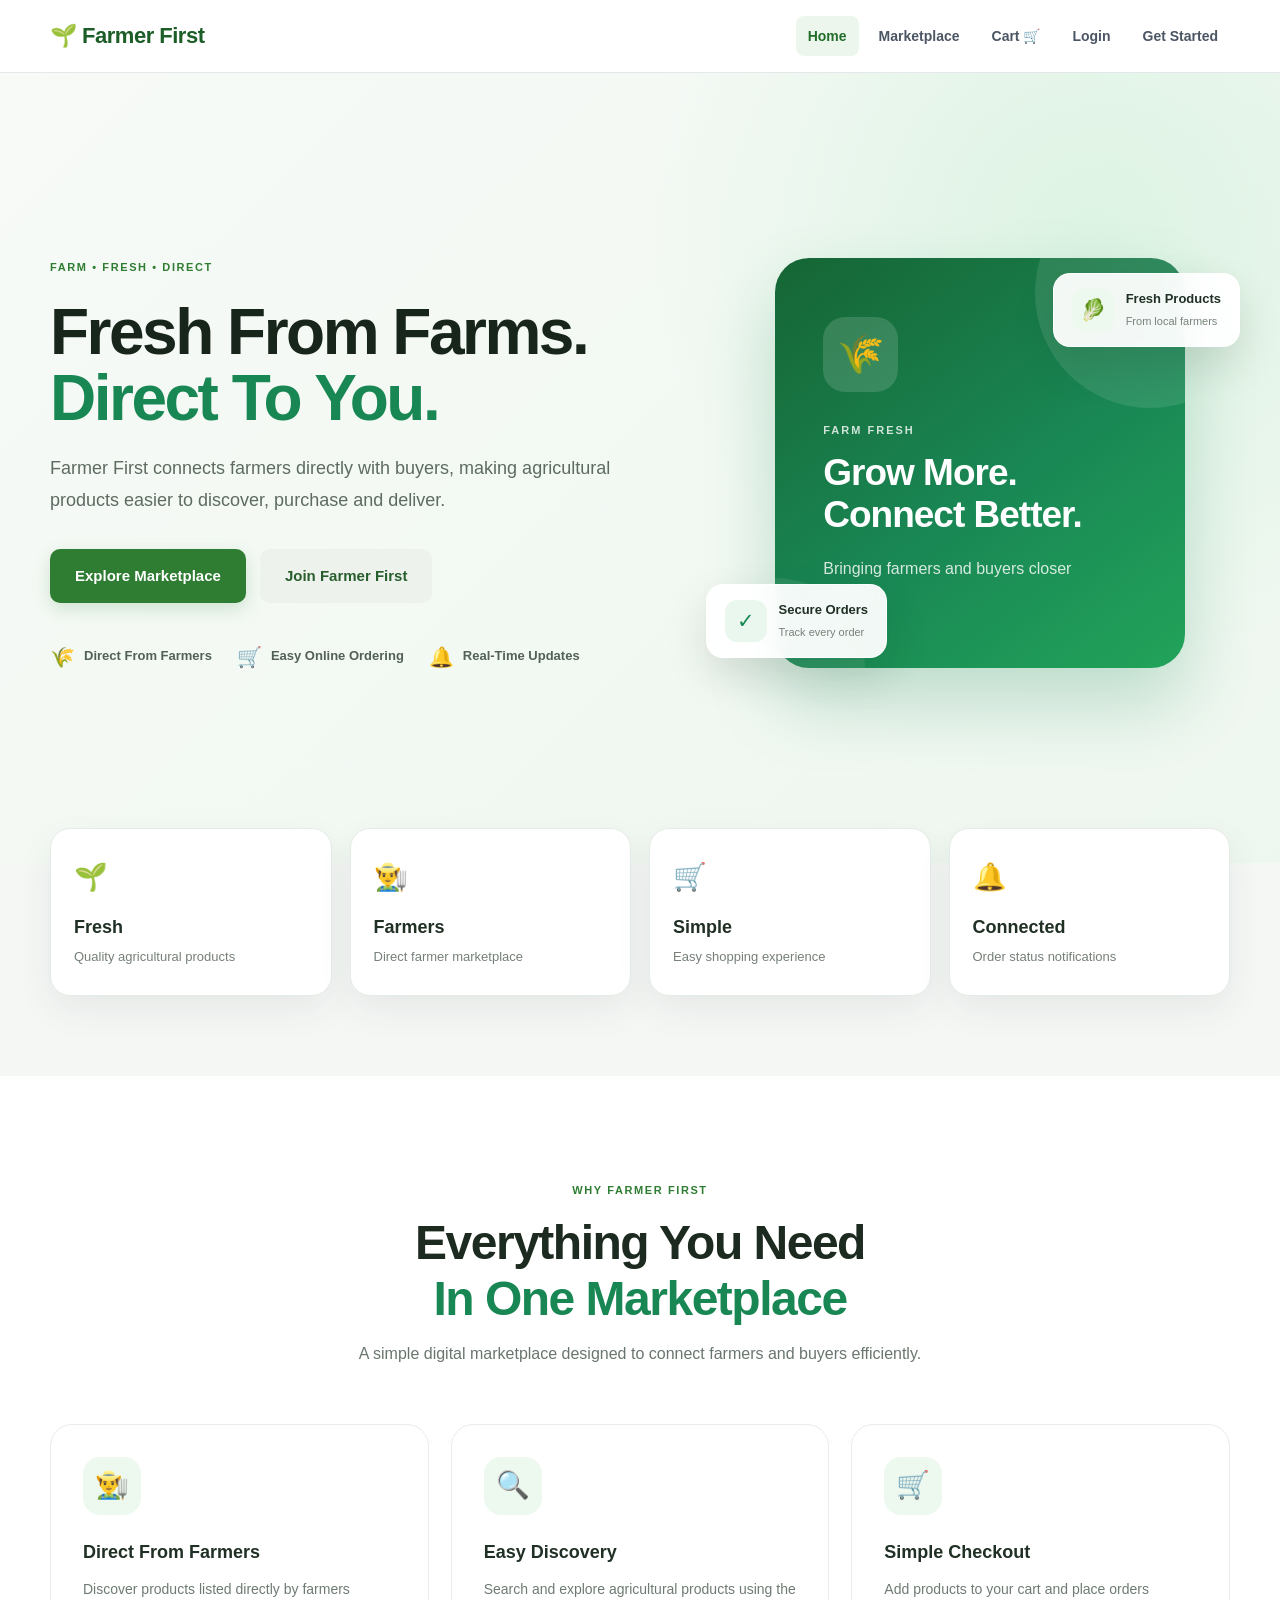
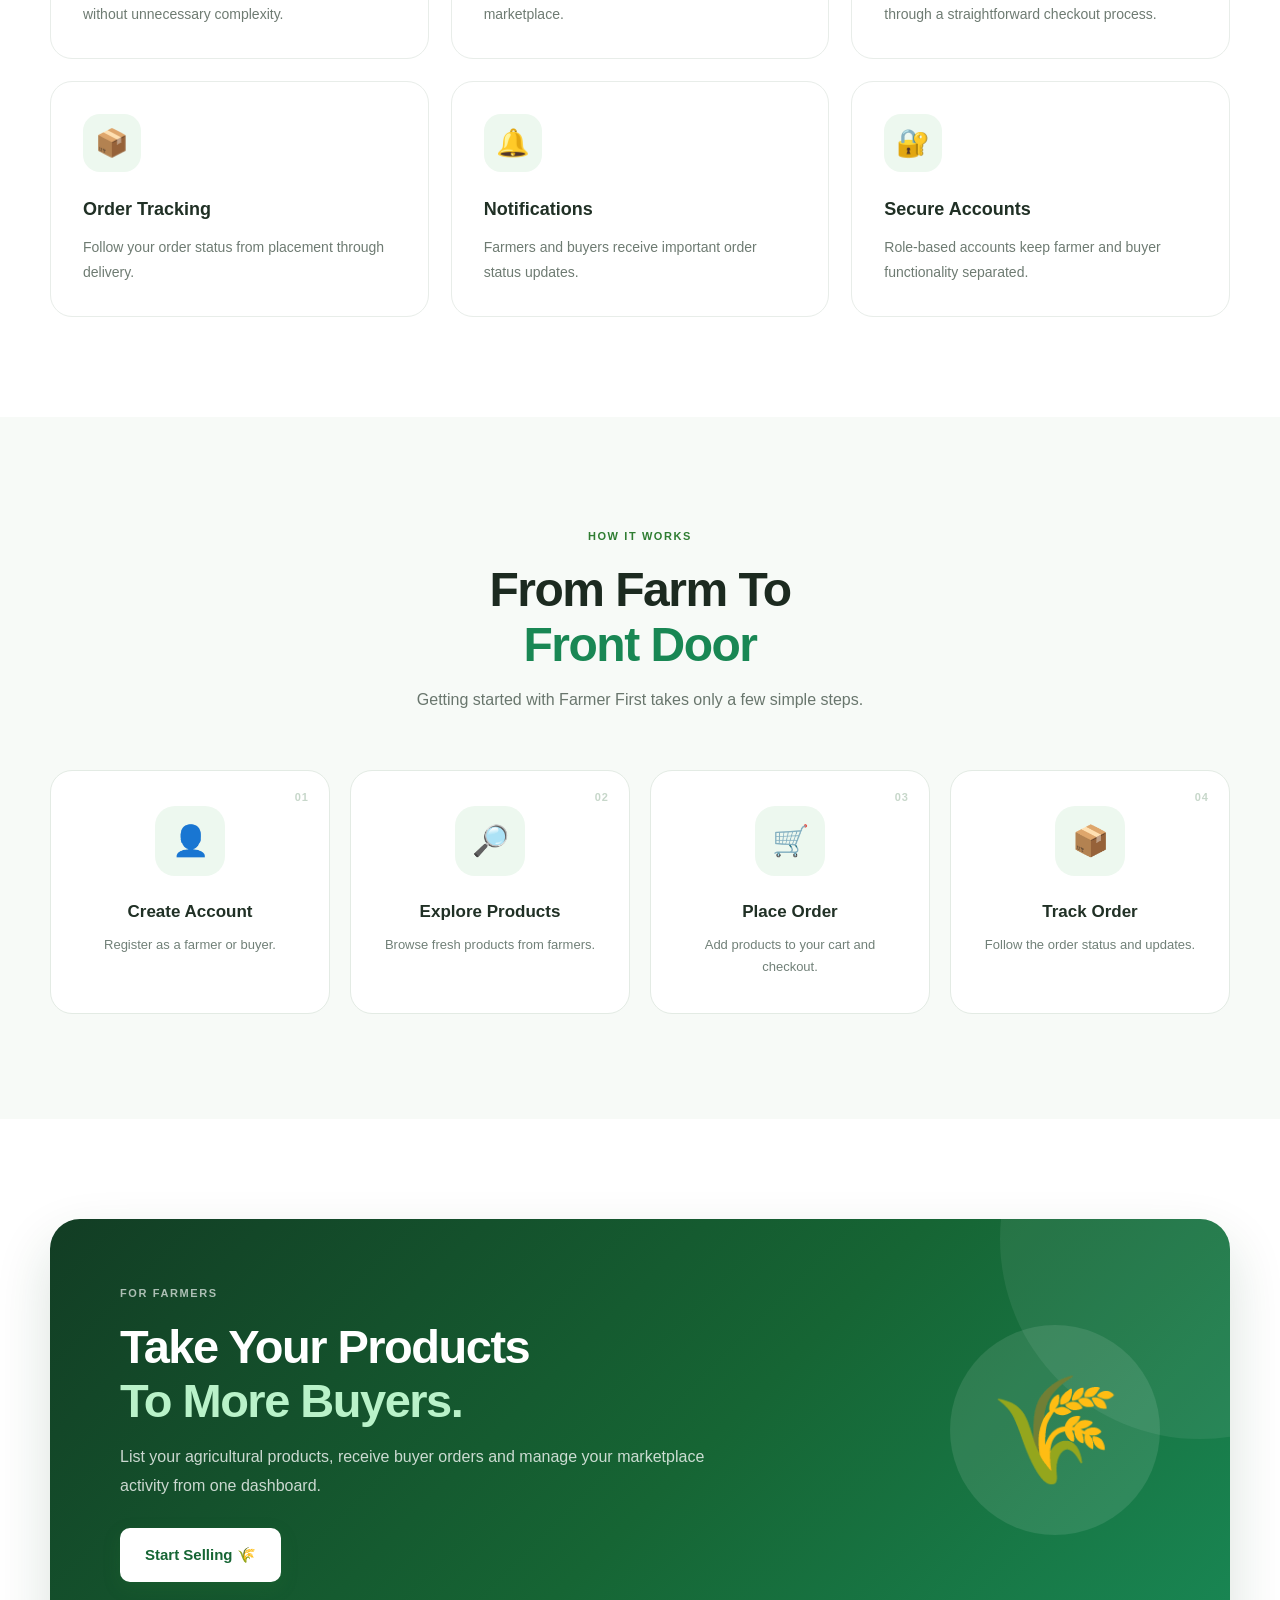
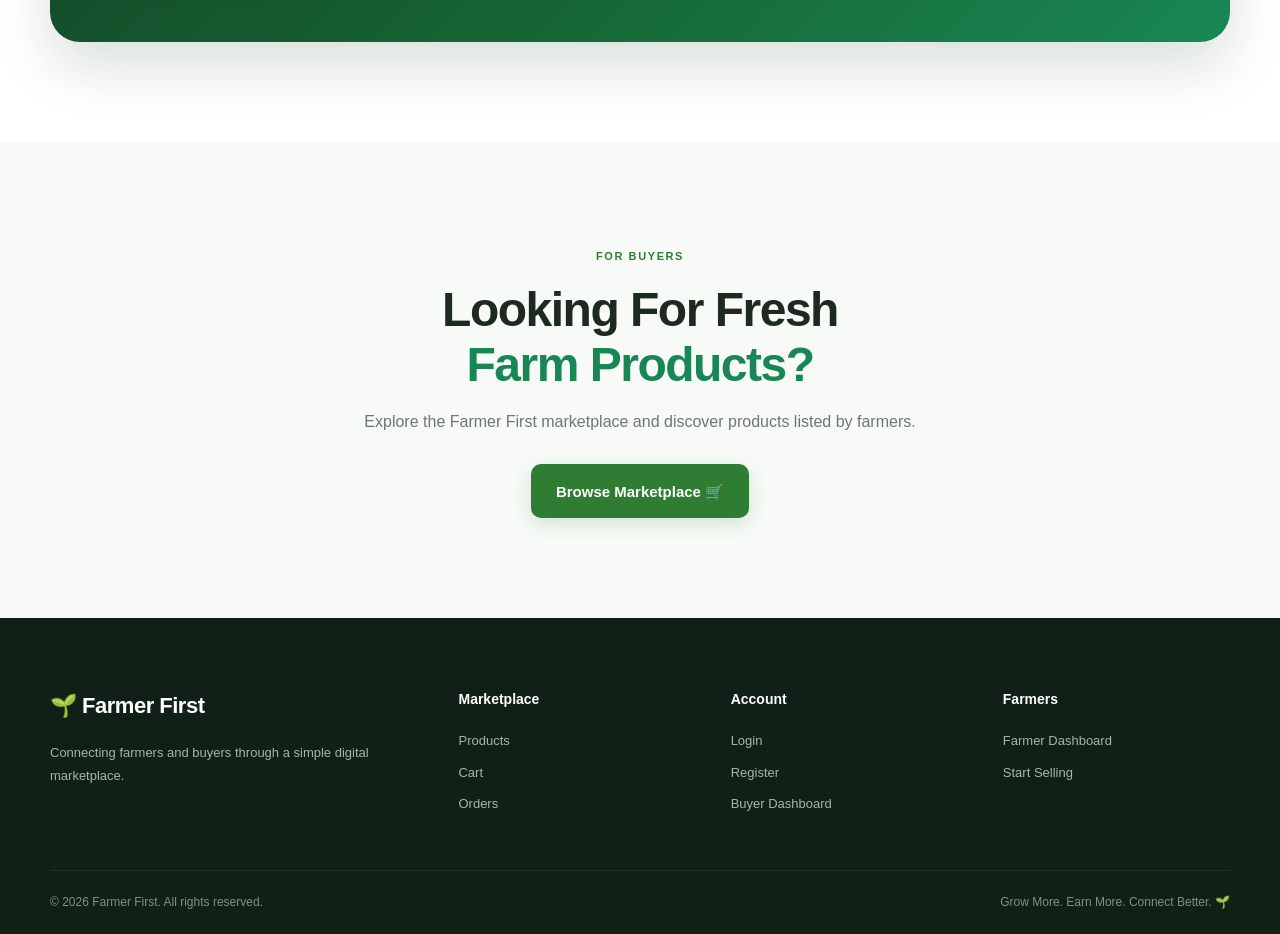
<file: frontend/index.html>
<!DOCTYPE html>
<html lang="en">

<head>
    <meta charset="UTF-8">
    <meta name="viewport" content="width=device-width, initial-scale=1.0">

    <title>Farmer First | Farm Fresh Marketplace</title>

    <meta
        name="description"
        content="Farmer First connects farmers directly with buyers for fresh, quality agricultural products."
    >

    <link rel="stylesheet" href="css/style.css">
    <link rel="stylesheet" href="css/index.css">
</head>

<body>

    <!-- ==============================
         NAVBAR
    =============================== -->

    <nav class="navbar">

        <div class="container nav-content">

            <a href="index.html" class="logo">
                🌱 Farmer First
            </a>

            <div class="nav-links">

                <a href="index.html" class="active">
                    Home
                </a>

                <a href="products.html">
                    Marketplace
                </a>

                <a href="cart.html">
                    Cart 🛒
                </a>

                <a href="login.html" id="loginLink">
                    Login
                </a>
                

                <a
                    href="register.html"
                    class="nav-register"
                    id="registerLink"
                >
                    Get Started
                </a>

            </div>

        </div>

    </nav>


    <!-- ==============================
         HERO SECTION
    =============================== -->

    <main>

        <section class="hero-section">

            <div class="container hero-grid">

                <div class="hero-content">

                    <span class="section-label">
                        FARM • FRESH • DIRECT
                    </span>

                    <h1>
                        Fresh From Farms.
                        <span>Direct To You.</span>
                    </h1>

                    <p class="hero-description">
                        Farmer First connects farmers directly with buyers,
                        making agricultural products easier to discover,
                        purchase and deliver.
                    </p>

                    <div class="hero-actions">

                        <a
                            href="products.html"
                            class="btn btn-primary btn-large"
                        >
                            Explore Marketplace
                        </a>

                        <a
                            href="register.html"
                            class="btn btn-secondary btn-large"
                            id="heroRegisterBtn"
                        >
                            Join Farmer First
                        </a>

                    </div>

                    <div class="hero-trust">

                        <div class="trust-item">
                            <strong>🌾</strong>
                            <span>Direct From Farmers</span>
                        </div>

                        <div class="trust-item">
                            <strong>🛒</strong>
                            <span>Easy Online Ordering</span>
                        </div>

                        <div class="trust-item">
                            <strong>🔔</strong>
                            <span>Real-Time Updates</span>
                        </div>

                    </div>

                </div>


                <!-- HERO VISUAL -->

                <div class="hero-visual">

                    <div class="hero-card hero-main-card">

                        <div class="hero-card-icon">
                            🌾
                        </div>

                        <span class="hero-card-label">
                            FARM FRESH
                        </span>

                        <h2>
                            Grow More.
                            <br>
                            Connect Better.
                        </h2>

                        <p>
                            Bringing farmers and buyers closer together.
                        </p>

                    </div>


                    <div class="floating-card floating-card-top">
                        <span>🥬</span>

                        <div>
                            <strong>Fresh Products</strong>
                            <small>From local farmers</small>
                        </div>
                    </div>


                    <div class="floating-card floating-card-bottom">
                        <span>✓</span>

                        <div>
                            <strong>Secure Orders</strong>
                            <small>Track every order</small>
                        </div>
                    </div>

                </div>

            </div>

        </section>


        <!-- ==============================
             STATS
        =============================== -->

        <section class="stats-section">

            <div class="container stats-grid">

                <div class="stat-card">
                    <span class="stat-icon">🌱</span>
                    <strong>Fresh</strong>
                    <p>Quality agricultural products</p>
                </div>

                <div class="stat-card">
                    <span class="stat-icon">👨‍🌾</span>
                    <strong>Farmers</strong>
                    <p>Direct farmer marketplace</p>
                </div>

                <div class="stat-card">
                    <span class="stat-icon">🛒</span>
                    <strong>Simple</strong>
                    <p>Easy shopping experience</p>
                </div>

                <div class="stat-card">
                    <span class="stat-icon">🔔</span>
                    <strong>Connected</strong>
                    <p>Order status notifications</p>
                </div>

            </div>

        </section>


        <!-- ==============================
             FEATURES
        =============================== -->

        <section class="features-section">

            <div class="container">

                <div class="section-heading">

                    <span class="section-label">
                        WHY FARMER FIRST
                    </span>

                    <h2>
                        Everything You Need
                        <span>In One Marketplace</span>
                    </h2>

                    <p>
                        A simple digital marketplace designed to connect
                        farmers and buyers efficiently.
                    </p>

                </div>


                <div class="features-grid">

                    <article class="feature-card">

                        <div class="feature-icon">
                            👨‍🌾
                        </div>

                        <h3>
                            Direct From Farmers
                        </h3>

                        <p>
                            Discover products listed directly by farmers
                            without unnecessary complexity.
                        </p>

                    </article>


                    <article class="feature-card">

                        <div class="feature-icon">
                            🔍
                        </div>

                        <h3>
                            Easy Discovery
                        </h3>

                        <p>
                            Search and explore agricultural products
                            using the marketplace.
                        </p>

                    </article>


                    <article class="feature-card">

                        <div class="feature-icon">
                            🛒
                        </div>

                        <h3>
                            Simple Checkout
                        </h3>

                        <p>
                            Add products to your cart and place orders
                            through a straightforward checkout process.
                        </p>

                    </article>


                    <article class="feature-card">

                        <div class="feature-icon">
                            📦
                        </div>

                        <h3>
                            Order Tracking
                        </h3>

                        <p>
                            Follow your order status from placement
                            through delivery.
                        </p>

                    </article>


                    <article class="feature-card">

                        <div class="feature-icon">
                            🔔
                        </div>

                        <h3>
                            Notifications
                        </h3>

                        <p>
                            Farmers and buyers receive important order
                            status updates.
                        </p>

                    </article>


                    <article class="feature-card">

                        <div class="feature-icon">
                            🔐
                        </div>

                        <h3>
                            Secure Accounts
                        </h3>

                        <p>
                            Role-based accounts keep farmer and buyer
                            functionality separated.
                        </p>

                    </article>

                </div>

            </div>

        </section>


        <!-- ==============================
             HOW IT WORKS
        =============================== -->

        <section class="how-section">

            <div class="container">

                <div class="section-heading">

                    <span class="section-label">
                        HOW IT WORKS
                    </span>

                    <h2>
                        From Farm To
                        <span>Front Door</span>
                    </h2>

                    <p>
                        Getting started with Farmer First takes only a
                        few simple steps.
                    </p>

                </div>


                <div class="steps-grid">

                    <div class="step-card">

                        <div class="step-number">
                            01
                        </div>

                        <div class="step-icon">
                            👤
                        </div>

                        <h3>
                            Create Account
                        </h3>

                        <p>
                            Register as a farmer or buyer.
                        </p>

                    </div>


                    <div class="step-card">

                        <div class="step-number">
                            02
                        </div>

                        <div class="step-icon">
                            🔎
                        </div>

                        <h3>
                            Explore Products
                        </h3>

                        <p>
                            Browse fresh products from farmers.
                        </p>

                    </div>


                    <div class="step-card">

                        <div class="step-number">
                            03
                        </div>

                        <div class="step-icon">
                            🛒
                        </div>

                        <h3>
                            Place Order
                        </h3>

                        <p>
                            Add products to your cart and checkout.
                        </p>

                    </div>


                    <div class="step-card">

                        <div class="step-number">
                            04
                        </div>

                        <div class="step-icon">
                            📦
                        </div>

                        <h3>
                            Track Order
                        </h3>

                        <p>
                            Follow the order status and updates.
                        </p>

                    </div>

                </div>

            </div>

        </section>


        <!-- ==============================
             FARMER CTA
        =============================== -->

        <section class="farmer-cta">

            <div class="container">

                <div class="cta-card">

                    <div class="cta-content">

                        <span class="section-label">
                            FOR FARMERS
                        </span>

                        <h2>
                            Take Your Products
                            <span>To More Buyers.</span>
                        </h2>

                        <p>
                            List your agricultural products, receive buyer
                            orders and manage your marketplace activity
                            from one dashboard.
                        </p>

                        <a
                            href="register.html"
                            class="btn btn-primary btn-large"
                        >
                            Start Selling 🌾
                        </a>

                    </div>

                    <div class="cta-visual">
                        🌾
                    </div>

                </div>

            </div>

        </section>


        <!-- ==============================
             BUYER CTA
        =============================== -->

        <section class="buyer-cta">

            <div class="container">

                <div class="buyer-cta-content">

                    <span class="section-label">
                        FOR BUYERS
                    </span>

                    <h2>
                        Looking For Fresh
                        <span>Farm Products?</span>
                    </h2>

                    <p>
                        Explore the Farmer First marketplace and discover
                        products listed by farmers.
                    </p>

                    <a
                        href="products.html"
                        class="btn btn-primary btn-large"
                    >
                        Browse Marketplace 🛒
                    </a>

                </div>

            </div>

        </section>

    </main>


    <!-- ==============================
         FOOTER
    =============================== -->

    <footer class="site-footer">

        <div class="container footer-grid">

            <div class="footer-brand">

                <a href="index.html" class="logo">
                    🌱 Farmer First
                </a>

                <p>
                    Connecting farmers and buyers through a simple
                    digital marketplace.
                </p>

            </div>


            <div class="footer-links">

                <h3>Marketplace</h3>

                <a href="products.html">
                    Products
                </a>

                <a href="cart.html">
                    Cart
                </a>

                <a href="orders.html">
                    Orders
                </a>

            </div>


            <div class="footer-links">

                <h3>Account</h3>

                <a href="login.html">
                    Login
                </a>

                <a href="register.html">
                    Register
                </a>

                <a href="buyer-dashboard.html">
                    Buyer Dashboard
                </a>

            </div>


            <div class="footer-links">

                <h3>Farmers</h3>

                <a href="farmer-dashboard.html">
                    Farmer Dashboard
                </a>

                <a href="register.html">
                    Start Selling
                </a>

            </div>

        </div>


        <div class="container footer-bottom">

            <p>
                © 2026 Farmer First. All rights reserved.
            </p>

            <p>
                Grow More. Earn More. Connect Better. 🌱
            </p>

        </div>

    </footer>


    <!-- ==============================
         JAVASCRIPT
    =============================== -->

    <script src="js/api.js"></script>

</body>

</html>
</file>
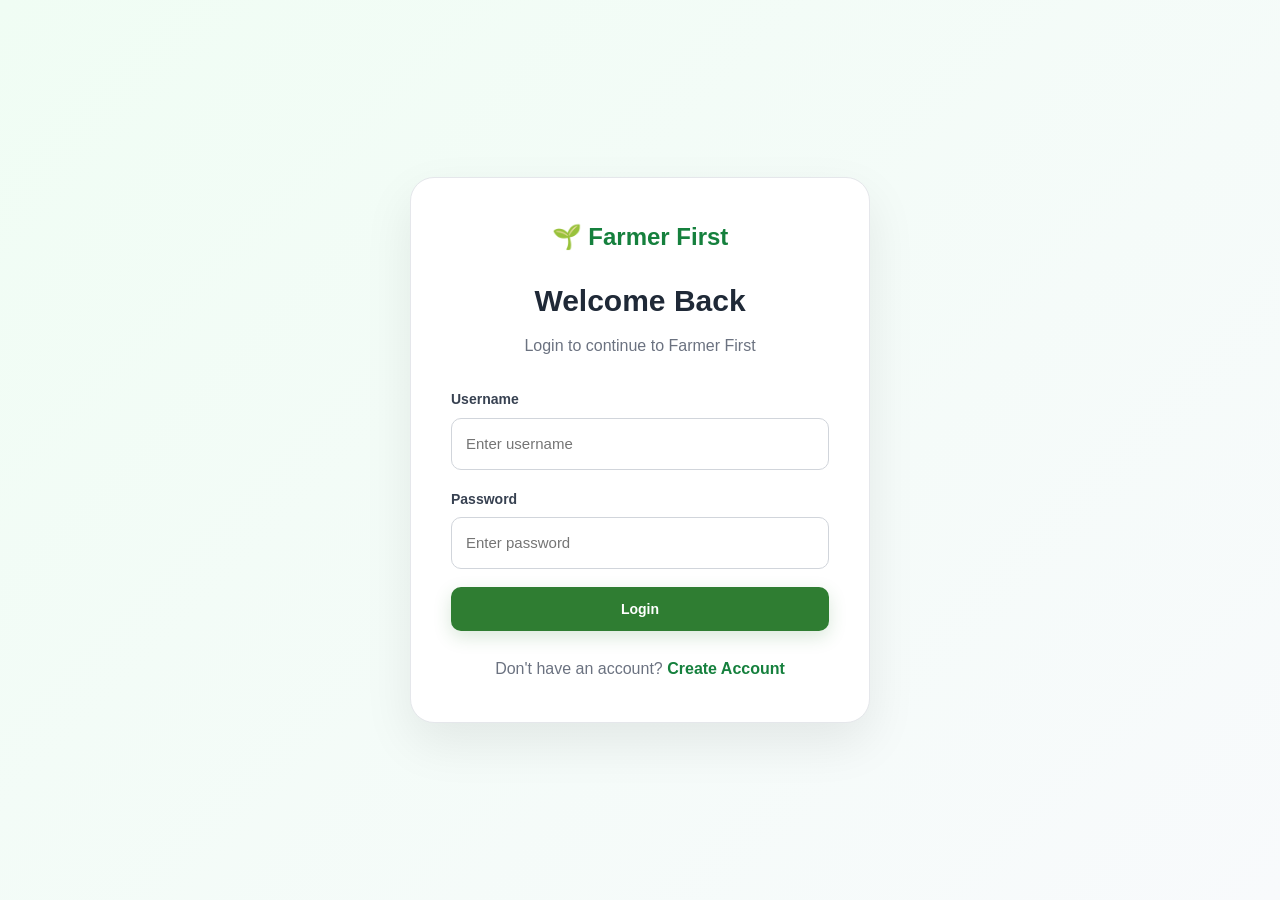
<file: frontend/buyer-dashboard.html>
<!DOCTYPE html>
<html lang="en">

<head>
    <meta charset="UTF-8">
    <meta name="viewport" content="width=device-width, initial-scale=1.0">

    <title>Buyer Dashboard | Farmer First</title>

    <link rel="stylesheet" href="css/style.css">
    <link rel="stylesheet" href="css/buyer-dashboard.css">
</head>

<body>

    <!-- NAVBAR -->
    <nav class="navbar">

        <div class="container nav-content">

            <div class="logo">
                🌱 Farmer First
            </div>

            <div class="nav-links">

                <a href="index.html">
                    Home
                </a>

                <a href="products.html">
                    Marketplace
                </a>

                <a href="orders.html">
                    My Orders
                </a>

                <a href="notifications.html">
                    🔔 Notifications
                    <span
                        id="notificationBadge"
                        class="notification-badge"
                        style="display:none;">
                        0
                    </span>
                </a>

                <a href="profile.html">
    Profile
</a>

                <button
                    class="logout-btn"
                    onclick="logout()">
                    Logout
                </button>

            </div>

        </div>

    </nav>


    <!-- DASHBOARD -->

    <main class="dashboard-page">

        <div class="container">

            <!-- HEADER -->

            <section class="dashboard-header">

                <div>

                    <span class="dashboard-label">
                        Buyer Dashboard
                    </span>

                    <h1>
                        Welcome,
                        <span id="buyerName">
                            Buyer
                        </span> 👋
                    </h1>

                    <p>
                        Manage your purchases and discover
                        fresh products directly from farmers.
                    </p>

                </div>

                <a
                    href="products.html"
                    class="btn btn-primary">

                    🛒 Shop Products

                </a>

            </section>


            <!-- STATS -->

            <section class="dashboard-stats">

                <div class="dashboard-stat-card">

                    <div class="stat-icon">
                        📦
                    </div>

                    <div>

                        <span>
                            Total Orders
                        </span>

                        <strong id="totalOrders">
                            0
                        </strong>

                    </div>

                </div>


                <div class="dashboard-stat-card">

                    <div class="stat-icon">
                        💰
                    </div>

                    <div>

                        <span>
                            Total Spent
                        </span>

                        <strong id="totalSpent">
                            ₹0.00
                        </strong>

                    </div>

                </div>


                <div class="dashboard-stat-card">

                    <div class="stat-icon">
                        🛒
                    </div>

                    <div>

                        <span>
                            Cart Items
                        </span>

                        <strong id="cartItems">
                            0
                        </strong>

                    </div>

                </div>


                <div class="dashboard-stat-card">

                    <div class="stat-icon">
                        🔔
                    </div>

                    <div>

                        <span>
                            Notifications
                        </span>

                        <strong id="unreadNotifications">
                            0
                        </strong>

                    </div>

                </div>

            </section>


            <!-- QUICK ACTIONS -->

            <section class="dashboard-section">

                <div class="section-heading">

                    <div>

                        <span class="section-label">
                            Quick Actions
                        </span>

                        <h2>
                            What would you like to do?
                        </h2>

                    </div>

                </div>


                <div class="dashboard-actions">

                    <a
                        href="products.html"
                        class="dashboard-action-card">

                        <div class="action-icon">
                            🥕
                        </div>

                        <div>

                            <h3>
                                Browse Products
                            </h3>

                            <p>
                                Find fresh products from
                                local farmers.
                            </p>

                        </div>

                        <span class="action-arrow">
                            →
                        </span>

                    </a>


                    <a
                        href="cart.html"
                        class="dashboard-action-card">

                        <div class="action-icon">
                            🛒
                        </div>

                        <div>

                            <h3>
                                My Cart
                            </h3>

                            <p>
                                Review your selected products
                                and checkout.
                            </p>

                        </div>

                        <span class="action-arrow">
                            →
                        </span>

                    </a>


                    <a
                        href="orders.html"
                        class="dashboard-action-card">

                        <div class="action-icon">
                            📦
                        </div>

                        <div>

                            <h3>
                                My Orders
                            </h3>

                            <p>
                                Track your orders and their
                                current status.
                            </p>

                        </div>

                        <span class="action-arrow">
                            →
                        </span>

                    </a>


                    <a
                        href="notifications.html"
                        class="dashboard-action-card">

                        <div class="action-icon">
                            🔔
                        </div>

                        <div>

                            <h3>
                                Notifications
                            </h3>

                            <p>
                                Check updates about your orders.
                            </p>

                        </div>

                        <span class="action-arrow">
                            →
                        </span>

                    </a>

                </div>

            </section>


            <!-- RECENT ORDERS -->

            <section class="dashboard-section">

                <div class="section-heading">

                    <div>

                        <span class="section-label">
                            Orders
                        </span>

                        <h2>
                            Recent Orders
                        </h2>

                    </div>


                    <a
                        href="orders.html"
                        class="view-all-link">

                        View All →

                    </a>

                </div>


                <div
                    id="recentOrders"
                    class="recent-orders">

                    <div class="loading-state">

                        <div>
                            ⏳
                        </div>

                        <p>
                            Loading orders...
                        </p>

                    </div>

                </div>

            </section>

        </div>

    </main>

    
    <!-- ==============================
         FOOTER
    =============================== -->

    <footer class="site-footer">

        <div class="container footer-grid">

            <div class="footer-brand">

                <a href="index.html" class="logo">
                    🌱 Farmer First
                </a>

                <p>
                    Connecting farmers and buyers through a simple
                    digital marketplace.
                </p>

            </div>


            <div class="footer-links">

                <h3>Marketplace</h3>

                <a href="products.html">
                    Products
                </a>

                <a href="cart.html">
                    Cart
                </a>

                <a href="orders.html">
                    Orders
                </a>

            </div>


            <div class="footer-links">

                <h3>Account</h3>

                <a href="login.html">
                    Login
                </a>

                <a href="register.html">
                    Register
                </a>

                <a href="buyer-dashboard.html">
                    Buyer Dashboard
                </a>

            </div>


            <div class="footer-links">

                <h3>Farmers</h3>

                <a href="farmer-dashboard.html">
                    Farmer Dashboard
                </a>

                <a href="register.html">
                    Start Selling
                </a>

            </div>

        </div>


        <div class="container footer-bottom">

            <p>
                © 2026 Farmer First. All rights reserved.
            </p>

            <p>
                Grow More. Earn More. Connect Better. 🌱
            </p>

        </div>

    </footer>


    <script src="js/api.js"></script>
    <script src="js/buyer-dashboard.js"></script>

</body>

</html>
</file>
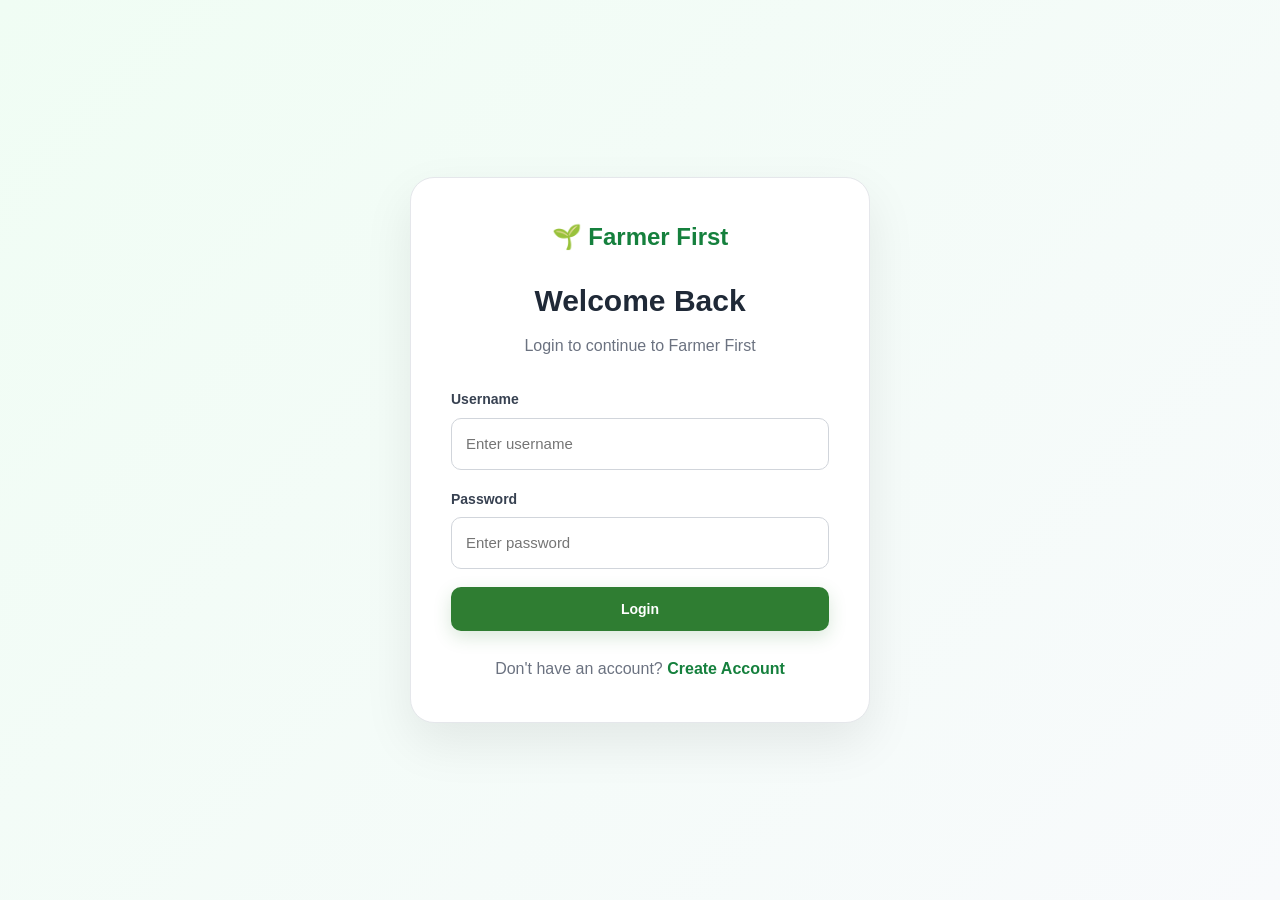
<file: frontend/cart.html>
<!DOCTYPE html>
<html lang="en">

<head>

    <meta charset="UTF-8">

    <meta
        name="viewport"
        content="width=device-width, initial-scale=1.0"
    >

    <title>Shopping Cart | Farmer First</title>


    <!-- Global CSS -->
    <link
        rel="stylesheet"
        href="css/style.css"
    >


    <!-- Cart CSS -->
    <link
        rel="stylesheet"
        href="css/cart.css"
    >

</head>


<body>


    <!-- ========================================
         NAVBAR
    ========================================= -->

    <nav class="navbar">

    <div class="container nav-content">

        <a href="index.html" class="logo">
            🌱 Farmer First
        </a>

        <div class="nav-links">

            <a href="index.html">
                Home
            </a>

            <a href="products.html">
                Marketplace
            </a>

            <a href="cart.html">
                Cart 🛒
            </a>

            <a
                href="orders.html"
                class="active"
            >
                Orders
            </a>

            <a href="notifications.html">
                Notifications 🔔
            </a>

        </div>

    </div>

</nav>



    <!-- ========================================
         CART PAGE
    ========================================= -->

    <main class="cart-page">


        <div class="container">


            <!-- PAGE HEADER -->

            <section class="page-header">

                <div>

                    <span class="page-eyebrow">
                        Your Shopping Cart
                    </span>

                    <h1>
                        Fresh Products,
                        Ready For You 🛒
                    </h1>

                    <p>
                        Review your selected products
                        before proceeding to checkout.
                    </p>

                </div>

            </section>



            <!-- ========================================
                 CART MESSAGE
            ========================================= -->

            <div
                id="cartMessage"
                class="form-message"
            ></div>



            <!-- ========================================
                 CART LAYOUT
            ========================================= -->

            <section class="cart-layout">


                <!-- ====================================
                     CART ITEMS
                ===================================== -->

                <div class="cart-items-section">


                    <div class="cart-section-header">

                        <div>

                            <h2>
                                Your Cart
                            </h2>

                            <p>
                                <span id="cartItemCount">
                                    0
                                </span>
                                items
                            </p>

                        </div>

                    </div>



                    <div
                        id="cartItems"
                        class="cart-items"
                    >

                        <div class="cart-loading">

                            <div class="loading-spinner"></div>

                            <p>
                                Loading your cart...
                            </p>

                        </div>

                    </div>

                </div>



                <!-- ====================================
                     CART SUMMARY
                ===================================== -->

                <aside class="cart-summary">


                    <div class="summary-card">


                        <h2>
                            Order Summary
                        </h2>


                        <div class="summary-row">

                            <span>
                                Items
                            </span>

                            <span>
                                <span id="cartItemCount">
                                    0
                                </span>
                            </span>

                        </div>


                        <div class="summary-row">

                            <span>
                                Subtotal
                            </span>

                            <span>
                                ₹<span id="cartTotal">
                                    0.00
                                </span>
                            </span>

                        </div>


                        <div class="summary-row">

                            <span>
                                Delivery
                            </span>

                            <span class="free-text">
                                FREE
                            </span>

                        </div>


                        <div class="summary-divider"></div>


                        <div class="summary-row summary-total">

                            <span>
                                Total
                            </span>

                            <span>
                                ₹<span id="cartGrandTotal">
                                    0.00
                                </span>
                            </span>

                        </div>



                        <!-- ====================================
                             CHECKOUT BUTTON
                        ===================================== -->

                        <button
                            type="button"
                            id="checkoutBtn"
                            class="btn btn-primary btn-full"
                            disabled
                        >
                            Proceed To Checkout
                        </button>



                        <a
                            href="products.html"
                            class="continue-shopping"
                        >
                            ← Continue Shopping
                        </a>


                    </div>


                </aside>

            </section>

        </div>

    </main>



    <!-- ========================================
         FOOTER
    ========================================= -->

    <footer class="footer">

        <div class="container footer-container">

            <div class="footer-brand">

                <h3>
                    🌱 Farmer First
                </h3>

                <p>
                    Connecting farmers directly
                    with buyers.
                </p>

            </div>


            <div class="footer-links">

                <a href="products.html">
                    Marketplace
                </a>

                <a href="orders.html">
                    Orders
                </a>

                <a href="notifications.html">
                    Notifications
                </a>

            </div>


            <div class="footer-bottom">

                <p>
                    © 2026 Farmer First.
                    All rights reserved.
                </p>

            </div>

        </div>

    </footer>



    <!-- ========================================
         JAVASCRIPT
    ========================================= -->

    <script src="js/api.js"></script>

    <script src="js/cart.js"></script>


</body>

</html>
</file>
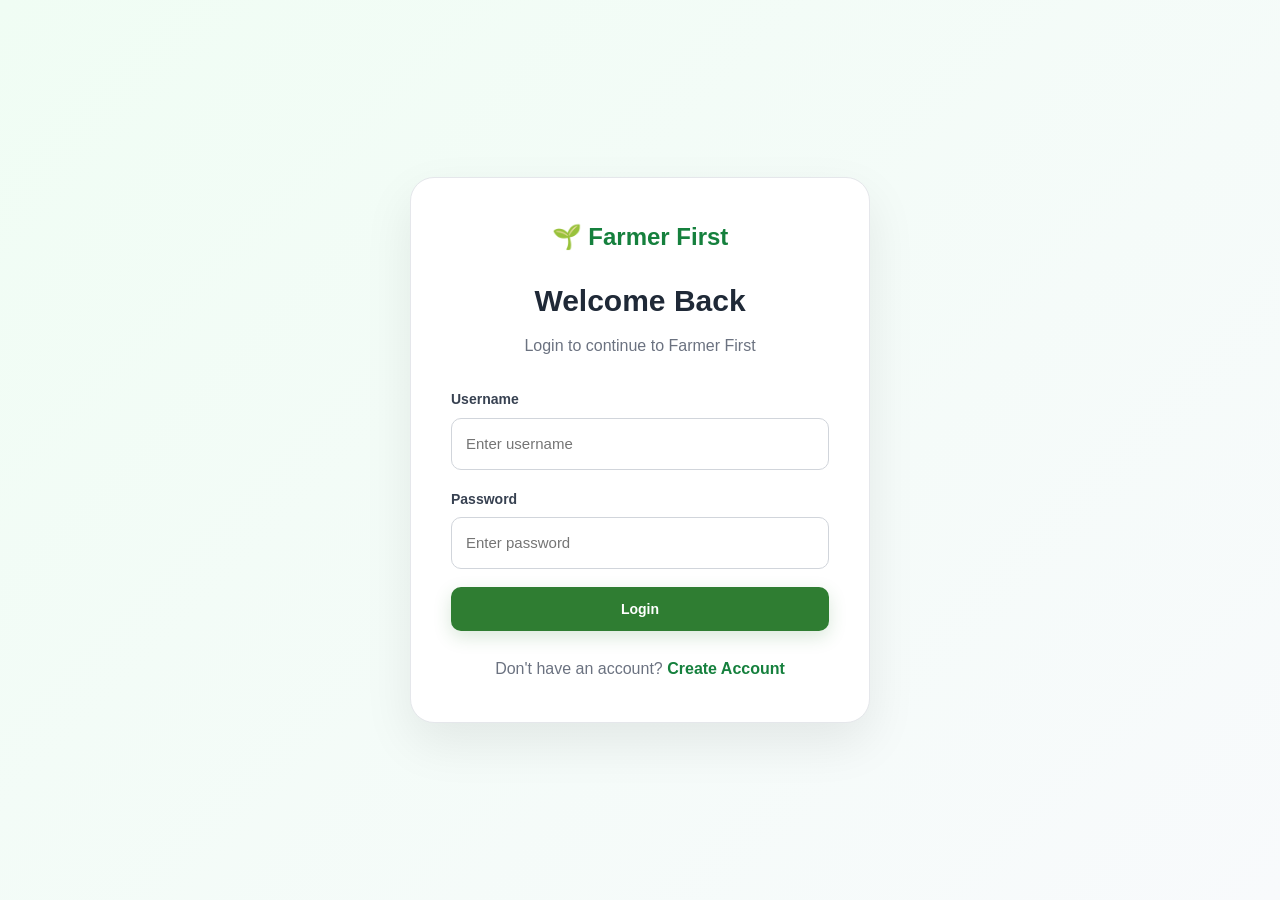
<file: frontend/checkout.html>
<!DOCTYPE html>

<html lang="en">

<head>


<meta charset="UTF-8">

<meta
    name="viewport"
    content="width=device-width, initial-scale=1.0"
>

<title>Checkout | Farmer First</title>

<link
    rel="stylesheet"
    href="css/style.css"
>

<link
    rel="stylesheet"
    href="css/checkout.css"
>


</head>

<body>

<nav class="navbar">

    <div class="container nav-content">

        <div class="logo">
            🌱 Farmer First
        </div>

        <div class="nav-links">

            <a href="index.html">
                Home
            </a>

            <a href="products.html">
                Products
            </a>

            <a href="cart.html">
                Cart 🛒
            </a>

            <a href="orders.html">
                Orders
            </a>

        </div>

    </div>

</nav>


<main class="container page-section">

    <div class="page-header">

        <div>

            <span class="section-label">
                CHECKOUT
            </span>

            <h1>
                Complete Your Order
            </h1>

            <p>
                Enter your delivery address and place your order.
            </p>

        </div>

    </div>


    <div
        id="checkoutMessage"
        class="form-message"
    ></div>


    <div class="checkout-layout">


        <!-- SHIPPING -->

        <section class="checkout-form-card">

            <h2>
                Delivery Information
            </h2>


            <form id="checkoutForm">

                <div class="form-group">

                    <label for="shippingAddress">
                        Shipping Address
                    </label>

                    <textarea
                        id="shippingAddress"
                        name="shippingAddress"
                        rows="6"
                        placeholder="Enter your complete delivery address..."
                        required
                    ></textarea>

                </div>


                <button
                    type="submit"
                    id="placeOrderBtn"
                    class="btn btn-primary btn-full"
                >
                    Place Order 🛒
                </button>


                <a
                    href="cart.html"
                    class="btn btn-secondary btn-full"
                >
                    ← Back to Cart
                </a>

            </form>

        </section>


        <!-- ORDER SUMMARY -->

        <aside class="checkout-summary">

            <h2>
                Order Summary
            </h2>


            <div id="checkoutItems">

                <div class="loading">
                    Loading cart...
                </div>

            </div>


            <div class="summary-divider"></div>


            <div class="summary-row">

                <span>
                    Items
                </span>

                <span id="checkoutItemCount">
                    0
                </span>

            </div>


            <div class="summary-row total-row">

                <span>
                    Total
                </span>

                <strong>
                    ₹<span id="checkoutTotal">
                        0.00
                    </span>
                </strong>

            </div>

        </aside>

    </div>

</main>


<script src="js/api.js"></script>

<script src="js/checkout.js"></script>


</body>

</html>
</file>
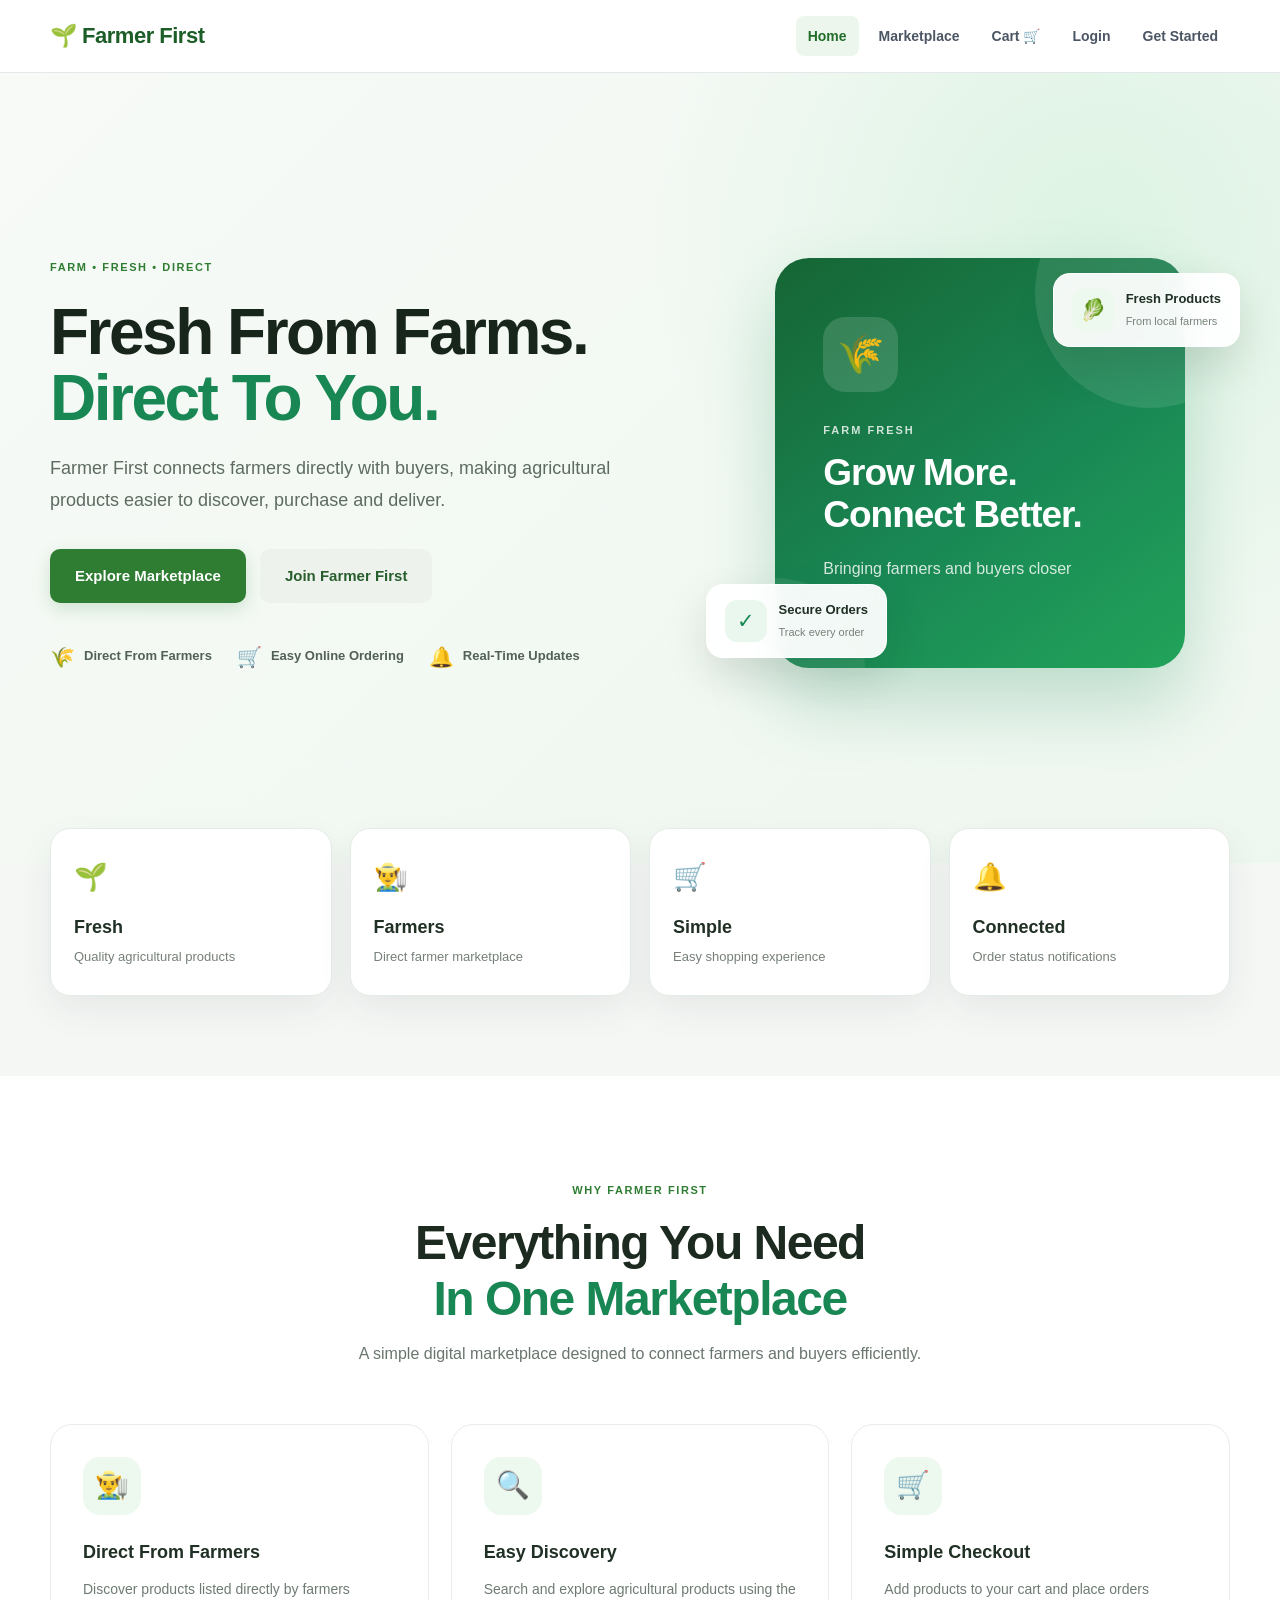
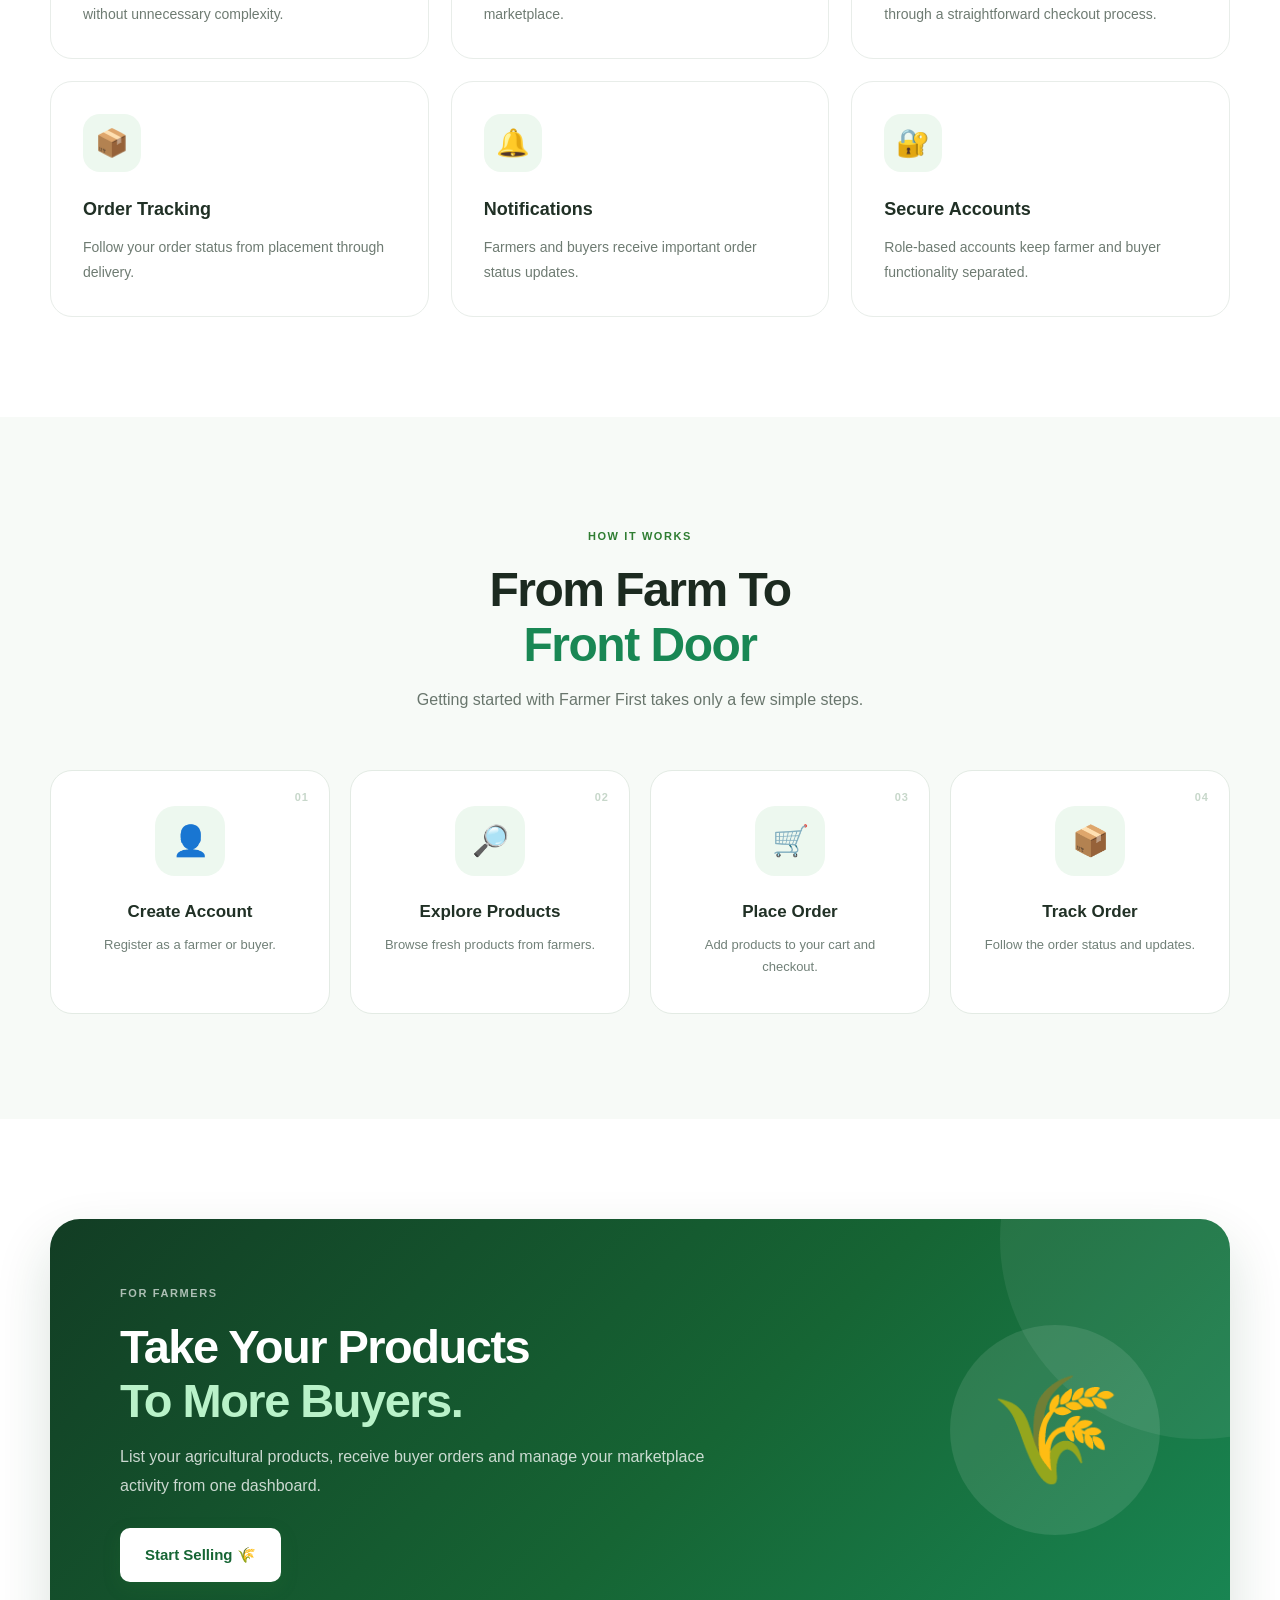
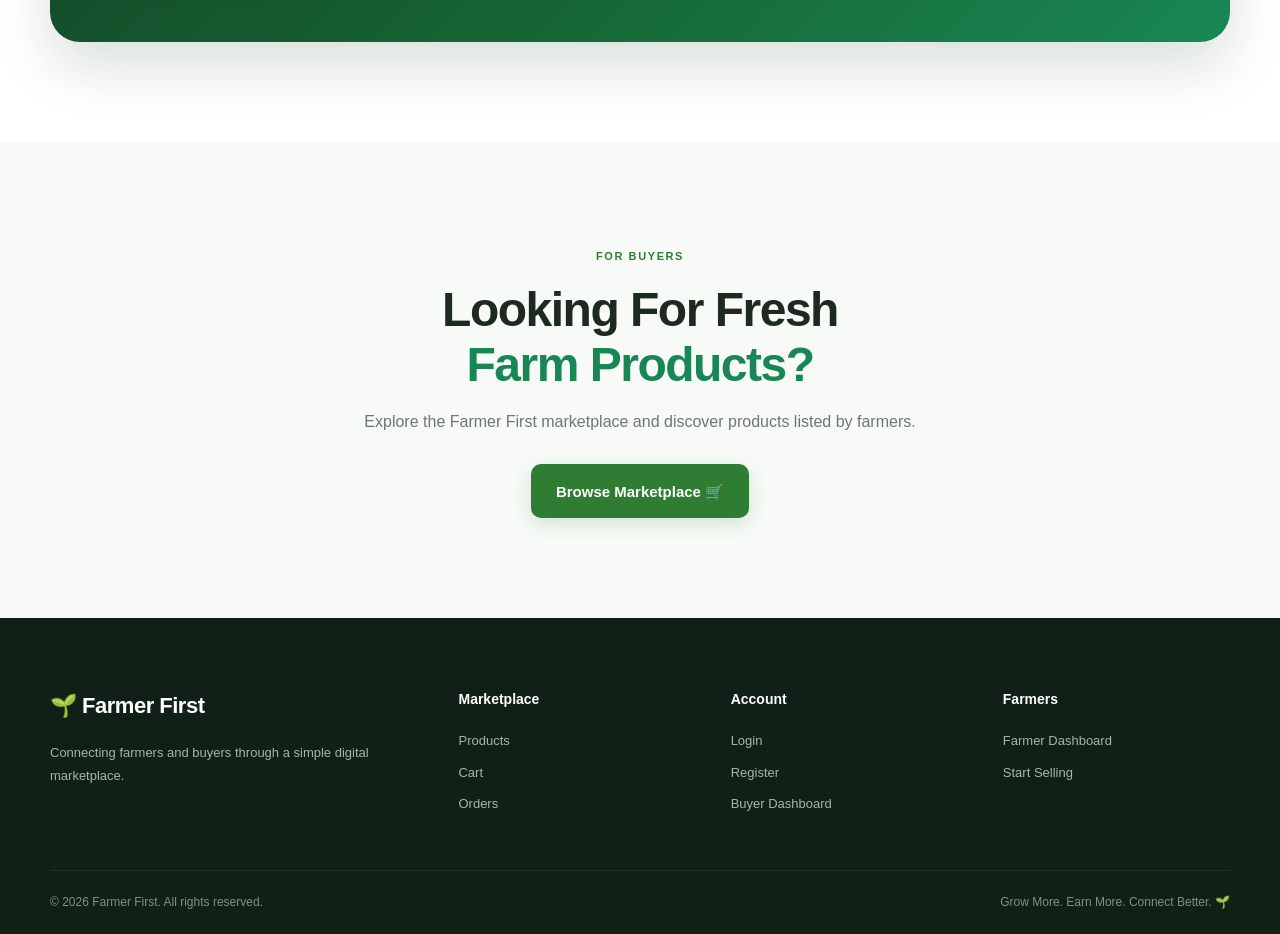
<file: frontend/farmer-dashboard.html>
<!DOCTYPE html>
<html lang="en">

<head>

    <meta charset="UTF-8">

    <meta
        name="viewport"
        content="width=device-width, initial-scale=1.0"
    >

    <title>Farmer Dashboard | Farmer First</title>

    <link rel="stylesheet" href="css/style.css">
    <link rel="stylesheet" href="css/farmer-dashborad.css">

</head>

<body>

<nav class="navbar">

    <div class="container nav-content">

        <div class="logo">
            🌱 Farmer First
        </div>

        <div class="nav-links">

            <a href="index.html">
                Home
            </a>

            <a href="products.html">
                Marketplace
            </a>

            <a href="orders.html">
                Orders
            </a>

            <a href="notifications.html">
                🔔 Notifications
                <span
                    id="notificationBadge"
                    class="notification-badge"
                >
                    0
                </span>
            </a>

            <a href="profile.html">
    Profile
</a>

            <button
                class="logout-btn"
                onclick="logout()"
            >
                Logout
            </button>

        </div>

    </div>

</nav>


<main class="container dashboard-page">

    <!-- HEADER -->

    <section class="dashboard-header">

        <div>

            <span class="section-label">
                FARMER DASHBOARD
            </span>

            <h1>
                Welcome,
                <span id="farmerName">
                    Farmer
                </span> 👨‍🌾
            </h1>

            <p>
                Manage your products and orders
                from one place.
            </p>

        </div>

    </section>


    <!-- STATS -->

    <section class="dashboard-stats">

        <div class="stat-card">

            <div class="stat-icon">
                🌾
            </div>

            <div>

                <span>
                    Total Products
                </span>

                <strong id="totalProducts">
                    0
                </strong>

            </div>

        </div>


        <div class="stat-card">

            <div class="stat-icon">
                📦
            </div>

            <div>

                <span>
                    Orders
                </span>

                <strong id="totalOrders">
                    0
                </strong>

            </div>

        </div>


        <div class="stat-card">

            <div class="stat-icon">
                🔔
            </div>

            <div>

                <span>
                    Notifications
                </span>

                <strong id="unreadNotifications">
                    0
                </strong>

            </div>

        </div>

    </section>


    <!-- ACTIONS -->

    <section class="dashboard-actions">

        <div class="dashboard-card">

            <h2>
                Add New Product
            </h2>

            <p>
                List fresh products from your farm.
            </p>

            <button
                class="btn btn-primary"
                onclick="openProductForm()"
            >
                + Add Product
            </button>

        </div>


        <div class="dashboard-card">

            <h2>
                Manage Orders
            </h2>

            <p>
                View buyer orders and respond to requests.
            </p>

            <a
                href="#farmerOrdersSection" 
                class="btn btn-secondary"
            >
                View Orders
            </a>

            <div>
    

        </div>


        <div class="dashboard-card">

            <h2>
                Notifications
            </h2>

            <p>
                Check who wants to buy your products.
            </p>

            <a
                href="notifications.html"
                class="btn btn-secondary"
            >
                View Notifications
            </a>

        </div>

    </section>


    <!-- PRODUCT FORM -->

    <section
        id="productFormSection"
        class="dashboard-card product-form-section"
        style="display:none;"
    >

        <div class="form-header">

            <div>

                <h2>
                    Add New Product
                </h2>

                <p>
                    Enter your product details.
                </p>

            </div>

            <button
                class="close-btn"
                onclick="closeProductForm()"
            >
                ×
            </button>

        </div>


        <form id="productForm">

            <div class="form-row">

                <div class="form-group">

                    <label>
                        Product Name
                    </label>

                    <input
                        type="text"
                        id="productName"
                        placeholder="Tomato"
                        required
                    >

                </div>


                <div class="form-group">

                    <label>
                        Category
                    </label>

                    <select
                        id="productCategory"
                        required
                    >

                        <option value="">
                            Select category
                        </option>

                    </select>

                </div>

            </div>


            <div class="form-group">

                <label>
                    Description
                </label>

                <textarea
                    id="productDescription"
                    rows="4"
                    placeholder="Fresh farm tomatoes..."
                ></textarea>

            </div>


            <div class="form-row">

                <div class="form-group">

                    <label>
                        Price per Unit (₹)
                    </label>

                    <input
                        type="number"
                        id="productPrice"
                        step="0.01"
                        min="0"
                        placeholder="40"
                        required
                    >

                </div>


                <div class="form-group">

                    <label>
                        Quantity
                    </label>

                    <input
                        type="number"
                        id="productQuantity"
                        step="0.01"
                        min="0.01"
                        placeholder="100"
                        required
                    >

                </div>

            </div>


            <div class="form-group">

                <label>
                    Product Image
                </label>

                <input
                    type="file"
                    id="productImage"
                    accept="image/*"
                >

            </div>


            <div
                id="productMessage"
                class="form-message"
            ></div>


            <button
                type="submit"
                class="btn btn-primary"
            >
                Create Product
            </button>

        </form>

    </section>

<!-- ========================= FARMER ORDERS ========================= --> 
    <section 
    id="farmerOrdersSection" 
    class="products-dashboard" 
    
    > 
    <div class="section-heading"> 
        <div> 
            <span class="section-label"> 
                ORDERS 
            </span> 
            
            <h2>
                Buyer Orders 

            </h2> 
        </div> 
    </div> 

    <!-- IMPORTANT CONTAINER --> 
    <div 
    id="farmerOrdersContainer" 
    class="farmer-orders-container" 
    > 
    <div class="loading"> 
        Loading orders... 
    </div> 
    </div> 
    </section>
    
    <!-- MY PRODUCTS -->

    <section class="products-dashboard">

        <div class="section-heading">

            <div>

                <span class="section-label">
                    INVENTORY
                </span>

                <h2>
                    My Products
                </h2>

            </div>

            <button
                class="btn btn-primary"
                onclick="openProductForm()"
            >
                + Add Product
            </button>

        </div>


        <div
            id="myProducts"
            class="product-grid"
        >

            <div class="loading">
                Loading your products...
            </div>

        </div>

    </section>

</main>



    <!-- ==============================
         FOOTER
    =============================== -->

    <footer class="site-footer">

        <div class="container footer-grid">

            <div class="footer-brand">

                <a href="index.html" class="logo">
                    🌱 Farmer First
                </a>

                <p>
                    Connecting farmers and buyers through a simple
                    digital marketplace.
                </p>

            </div>


            <div class="footer-links">

                <h3>Marketplace</h3>

                <a href="products.html">
                    Products
                </a>

                <a href="cart.html">
                    Cart
                </a>

                <a href="orders.html">
                    Orders
                </a>

            </div>


            <div class="footer-links">

                <h3>Account</h3>

                <a href="login.html">
                    Login
                </a>

                <a href="register.html">
                    Register
                </a>

                <a href="buyer-dashboard.html">
                    Buyer Dashboard
                </a>

            </div>


            <div class="footer-links">

                <h3>Farmers</h3>

                <a href="farmer-dashboard.html">
                    Farmer Dashboard
                </a>

                <a href="register.html">
                    Start Selling
                </a>

            </div>

        </div>


        <div class="container footer-bottom">

            <p>
                © 2026 Farmer First. All rights reserved.
            </p>

            <p>
                Grow More. Earn More. Connect Better. 🌱
            </p>

        </div>

    </footer>


<script src="js/api.js"></script>

<script src="js/farmer-dashboard.js"></script>

</body>

</html>
</file>
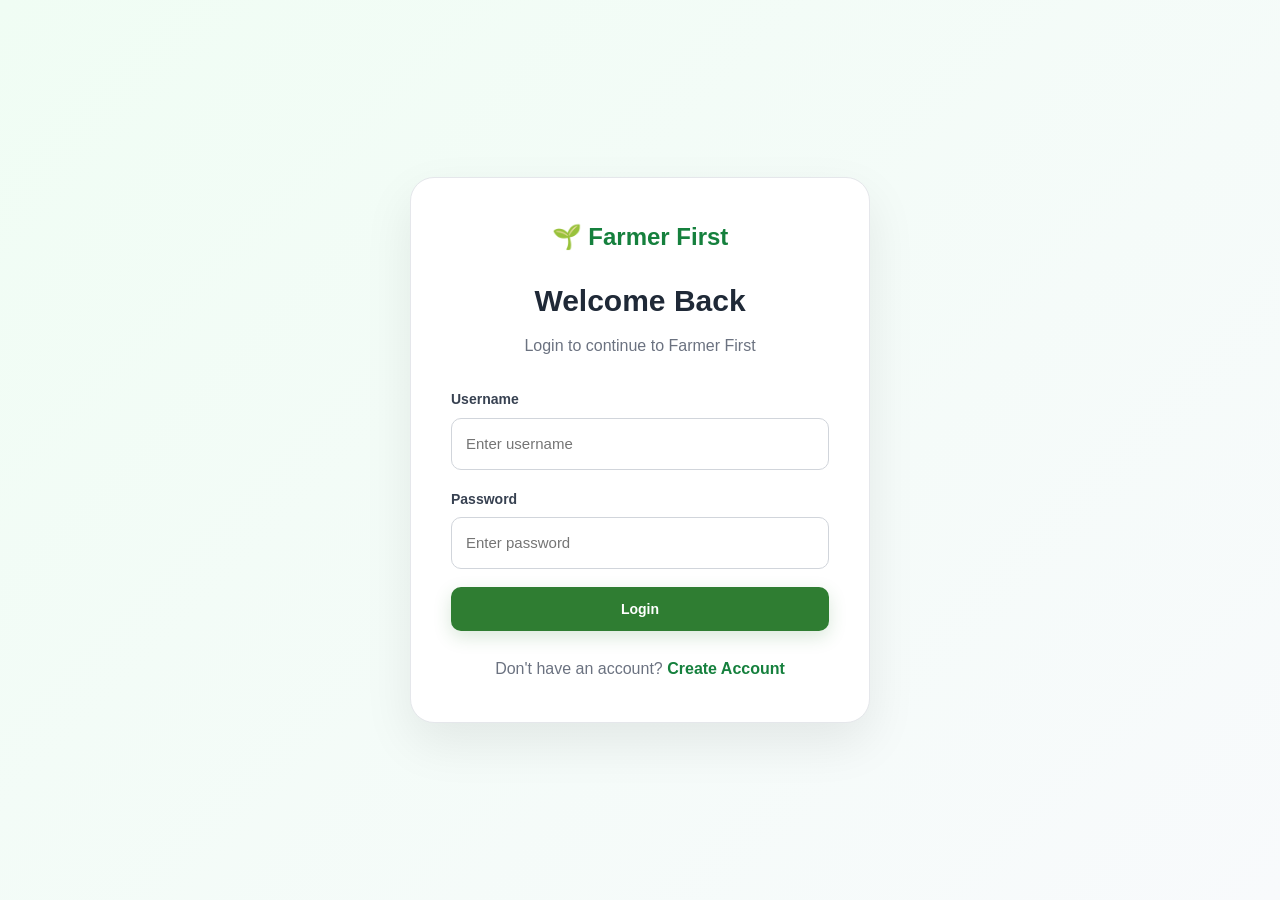
<file: frontend/login.html>
<!DOCTYPE html>
<html lang="en">

<head>
    <meta charset="UTF-8">
    <meta name="viewport" content="width=device-width, initial-scale=1.0">

    <title>Login | Farmer First</title>

    <link rel="stylesheet" href="css/style.css">
<link rel="stylesheet" href="css/auth.css">

</head>

<body class="auth-page">

    <div class="auth-container">

        <div class="auth-card">

            <div class="brand-logo">
                🌱 Farmer First
            </div>

            <h1>Welcome Back</h1>

            <p class="auth-subtitle">
                Login to continue to Farmer First
            </p>

            <form id="loginForm">

                <div class="form-group">

                    <label>Username</label>

                    <input
                        type="text"
                        id="username"
                        placeholder="Enter username"
                        required
                    >

                </div>

                <div class="form-group">

                    <label>Password</label>

                    <input
                        type="password"
                        id="password"
                        placeholder="Enter password"
                        required
                    >

                </div>

                <button
                    type="submit"
                    id="loginButton"
                    class="btn btn-primary btn-full"
                >
                    Login
                </button>

                <p
                    id="loginMessage"
                    class="form-message"
                ></p>

            </form>

            <p class="auth-footer">

                Don't have an account?

                <a href="register.html">
                    Create Account
                </a>

            </p>

        </div>

    </div>

    <script src="js/api.js"></script>
    <script src="js/auth.js"></script>
    <script src="js/login.js"></script>

</body>

</html>
</file>
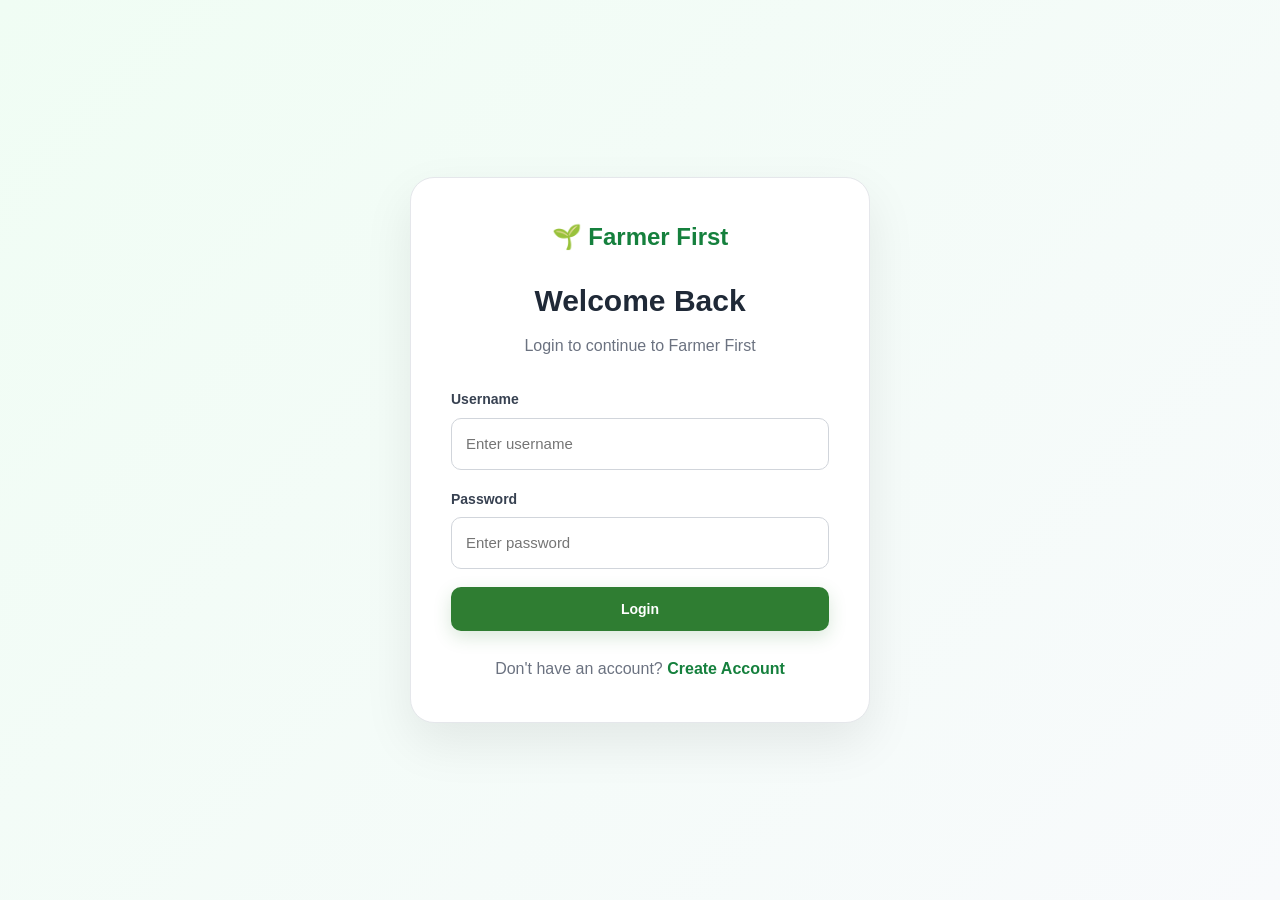
<file: frontend/notifications.html>
<!DOCTYPE html>

<html lang="en">

<head>

<meta charset="UTF-8">

<meta
    name="viewport"
    content="width=device-width, initial-scale=1.0"
>

<meta
    name="description"
    content="View your Farmer First notifications and order updates."
>

<title>Notifications | Farmer First</title>

<link
    rel="stylesheet"
    href="css/style.css"
>

<link
    rel="stylesheet"
    href="css/notifications.css"
>

</head>

<body>

<!-- =========================================
     NAVBAR
========================================== -->

<nav class="navbar">

    <div class="container nav-content">

        <a
            href="index.html"
            class="logo"
        >
            🌱 Farmer First
        </a>


        <div class="nav-links">

            <a href="index.html">
                Home
            </a>

            <a href="products.html">
                Marketplace
            </a>

            <a href="cart.html">
                Cart 🛒
            </a>

            <a href="orders.html">
                Orders
            </a>

            <a
                href="notifications.html"
                class="active"
            >
                Notifications
                <span
                    id="notificationBadge"
                    class="notification-badge"
                >
                    0
                </span>
            </a>

        </div>

    </div>

</nav>


<!-- =========================================
     MAIN CONTENT
========================================== -->

<main class="container page-section">


    <!-- PAGE HEADER -->

    <section class="notifications-page-header">

        <div class="notifications-header-content">

            <span class="section-label">
                NOTIFICATION CENTER
            </span>

            <h1>
                Notifications
            </h1>

            <p>
                Stay updated with your orders,
                deliveries, and important account activity.
            </p>

        </div>


        <button
            type="button"
            id="markAllReadBtn"
            class="btn btn-secondary"
        >
            ✓ Mark All as Read
        </button>

    </section>


    <!-- MESSAGE -->

    <div
        id="notificationMessage"
        class="form-message"
    ></div>


    <!-- =========================================
         NOTIFICATIONS CARD
    ========================================== -->

    <section class="notifications-section">


        <div class="notifications-section-header">

            <div>

                <h2>
                    Recent Notifications
                </h2>

                <p>
                    Your latest updates are shown here.
                </p>

            </div>


            <div class="notifications-header-icon">
                🔔
            </div>

        </div>


        <div
            id="notificationsContainer"
            class="notifications-container"
        >

            <div class="notifications-loading">

                <div class="loading-spinner"></div>

                <p>
                    Loading notifications...
                </p>

            </div>

        </div>

    </section>

</main>


<!-- =========================================
     FOOTER
========================================== -->

<footer class="site-footer">

    <div class="container footer-content">


        <div class="footer-brand">

            <div class="logo">
                🌱 Farmer First
            </div>

            <p>
                Grow More. Earn More. Connect Better.
            </p>

        </div>


        <div class="footer-links">

            <a href="index.html">
                Home
            </a>

            <a href="products.html">
                Marketplace
            </a>

            <a href="cart.html">
                Cart
            </a>

            <a href="orders.html">
                Orders
            </a>

            <a href="notifications.html">
                Notifications
            </a>

        </div>

    </div>


    <div class="footer-bottom">

        <div class="container">

            <p>
                © 2026 Farmer First. All rights reserved.
            </p>

        </div>

    </div>

</footer>


<!-- =========================================
     JAVASCRIPT
========================================== -->

<script src="js/api.js"></script>

<script src="js/notifications.js"></script>

</body>

</html>
</file>
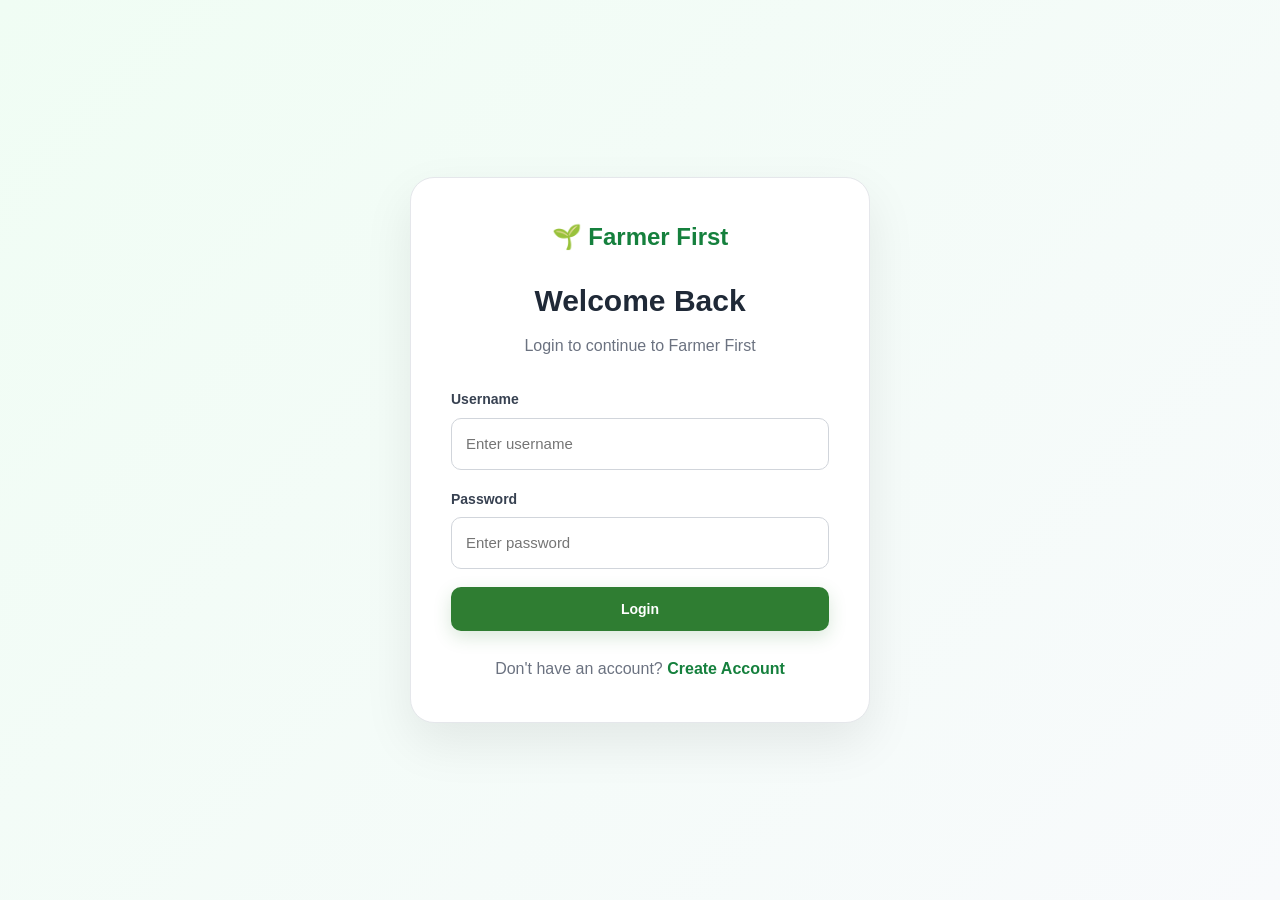
<file: frontend/order-details.html>
<!DOCTYPE html>
<html lang="en">

<head>
    <meta charset="UTF-8">

    <meta
        name="viewport"
        content="width=device-width, initial-scale=1.0"
    >

    <title>Order Details | Farmer First</title>

    <link rel="stylesheet" href="css/style.css">
    <link rel="stylesheet" href="css/order-details.css">

    <link
        rel="stylesheet"
        href="css/order-details.css"
    >
</head>

<body>

    <!-- =========================
         NAVBAR
    ========================== -->

    <nav class="navbar">

        <div class="container nav-content">

            <div class="logo">
                🌱 Farmer First
            </div>

            <div class="nav-links">

                <a href="index.html">
                    Home
                </a>

                <a href="products.html">
                    Marketplace
                </a>

                <a href="cart.html">
                    🛒 Cart
                </a>

                <a href="orders.html">
                    📦 Orders
                </a>

                <a href="notifications.html">
                    🔔 Notifications

                    <span
                        id="notificationBadge"
                        class="notification-badge"
                    >0</span>

                </a>

                <button
                    class="logout-btn"
                    onclick="logout()"
                >
                    Logout
                </button>

            </div>

        </div>

    </nav>


    <!-- =========================
         MAIN CONTENT
    ========================== -->

    <main class="container order-details-page">

        <!-- Page Header -->

        <div class="order-details-header">

            <div>

                <span class="section-label">
                    ORDER DETAILS
                </span>

                <h1>
                    Order Details 📦
                </h1>

                <p>
                    View complete information about your order.
                </p>

            </div>

            <a
                href="orders.html"
                class="btn btn-secondary"
            >
                ← Back to Orders
            </a>

        </div>


        <!-- Message -->

        <div
            id="orderDetailsMessage"
            class="form-message"
        ></div>


        <!-- Loading -->

        <div
            id="orderDetailsLoading"
            class="loading"
        >
            Loading order details...
        </div>


        <!-- Order Details -->

        <div
            id="orderDetailsContainer"
            class="order-details-container"
        >

            <!-- Order Overview -->

            <section class="order-overview-card">

                <div class="order-overview-header">

                    <div>

                        <span class="overview-label">
                            ORDER ID
                        </span>

                        <h2 id="orderId">
                            #--
                        </h2>

                    </div>

                    <div
                        id="orderStatus"
                        class="order-status"
                    >
                        Pending
                    </div>

                </div>


                <div class="order-meta">

                    <div class="order-meta-item">

                        <span>
                            Order Date
                        </span>

                        <strong id="orderDate">
                            --
                        </strong>

                    </div>

                    <div class="order-meta-item">

                        <span>
                            Total Items
                        </span>

                        <strong id="orderItemCount">
                            0
                        </strong>

                    </div>

                    <div class="order-meta-item">

                        <span>
                            Payment
                        </span>

                        <strong id="paymentStatus">
                            Pending
                        </strong>

                    </div>

                </div>

            </section>


            <!-- Products -->

            <section class="order-products-card">

                <div class="section-heading">

                    <div>

                        <span class="section-label">
                            PRODUCTS
                        </span>

                        <h2>
                            Ordered Products
                        </h2>

                    </div>

                </div>


                <div
                    id="orderItems"
                    class="order-items"
                >

                    <div class="loading">
                        Loading products...
                    </div>

                </div>

            </section>


            <!-- Shipping + Summary -->

            <div class="order-bottom-grid">


                <!-- Shipping Address -->

                <section class="shipping-card">

                    <div class="section-heading">

                        <span class="section-label">
                            DELIVERY
                        </span>

                        <h2>
                            Shipping Address
                        </h2>

                    </div>

                    <div class="shipping-address">

                        <div class="address-icon">
                            📍
                        </div>

                        <p id="shippingAddress">
                            Loading address...
                        </p>

                    </div>

                </section>


                <!-- Order Summary -->

                <section class="order-summary-card">

                    <div class="section-heading">

                        <span class="section-label">
                            SUMMARY
                        </span>

                        <h2>
                            Order Summary
                        </h2>

                    </div>


                    <div class="summary-row">

                        <span>
                            Items
                        </span>

                        <strong id="summaryItemCount">
                            0
                        </strong>

                    </div>


                    <div class="summary-row">

                        <span>
                            Subtotal
                        </span>

                        <strong id="orderSubtotal">
                            ₹0.00
                        </strong>

                    </div>


                    <div class="summary-row">

                        <span>
                            Delivery
                        </span>

                        <strong id="deliveryCharge">
                            Free
                        </strong>

                    </div>


                    <div class="summary-divider"></div>


                    <div class="summary-row total-row">

                        <span>
                            Total Amount
                        </span>

                        <strong id="orderGrandTotal">
                            ₹0.00
                        </strong>

                    </div>

                </section>

            </div>


            <!-- Order Actions -->

            <section class="order-actions-card">

                <div>

                    <h3>
                        Need help with this order?
                    </h3>

                    <p>
                        You can return to your orders or continue
                        shopping in the marketplace.
                    </p>

                </div>

                <div class="order-actions">

                    <a
                        href="orders.html"
                        class="btn btn-secondary"
                    >
                        View All Orders
                    </a>

                    <a
                        href="products.html"
                        class="btn btn-primary"
                    >
                        Continue Shopping
                    </a>

                </div>

            </section>

        </div>

    </main>


    <!-- =========================
         JAVASCRIPT
    ========================== -->

    <script src="js/api.js"></script>

    <script src="js/order-details.js"></script>

</body>

</html>
</file>
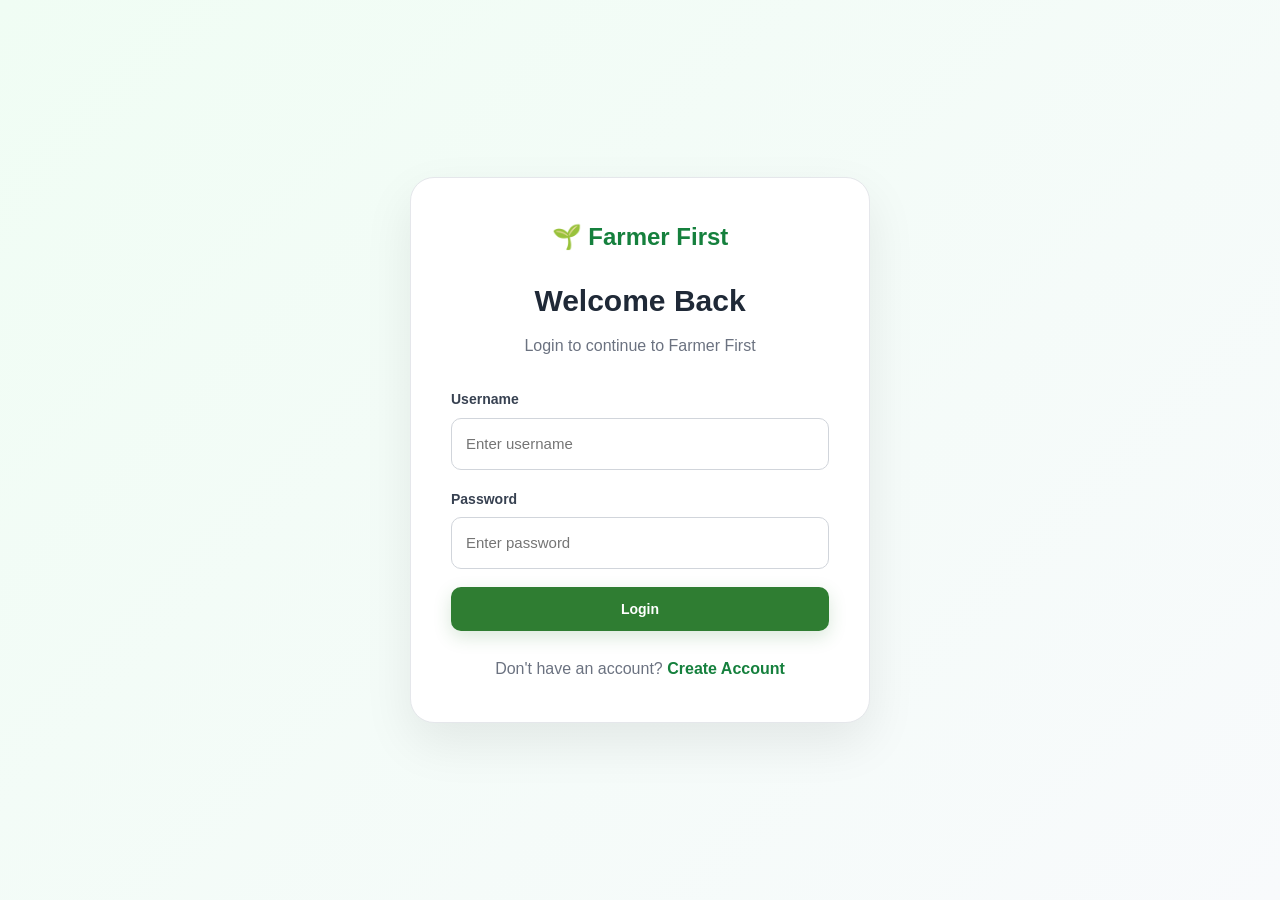
<file: frontend/orders.html>
<!DOCTYPE html>
<html lang="en">

<head>

    <meta charset="UTF-8">

    <meta
        name="viewport"
        content="width=device-width, initial-scale=1.0"
    >

    <title>My Orders | Farmer First</title>

    <link
        rel="stylesheet"
        href="css/style.css"
    >

    <link
        rel="stylesheet"
        href="css/orders.css"
    >

</head>


<body>


    <!-- ==============================
         NAVBAR
    =============================== -->

    <nav class="navbar">

    <div class="container nav-content">

        <a href="index.html" class="logo">
            🌱 Farmer First
        </a>

        <div class="nav-links">

            <a href="index.html">
                Home
            </a>

            <a href="products.html">
                Marketplace
            </a>

            <a href="cart.html">
                Cart 🛒
            </a>

            <a
                href="orders.html"
                class="active"
            >
                Orders
            </a>

            <a href="notifications.html">
                Notifications 🔔
            </a>

        </div>

    </div>

</nav>



    <!-- ==============================
         MAIN
    =============================== -->

    <main class="orders-page">

        <div class="container">


            <!-- HEADER -->

            <section class="orders-header">

                <div>

                    <span class="section-label">
                        Order Management
                    </span>

                    <h1>
                        My Orders
                    </h1>

                    <p>
                        Track your purchases and view order details.
                    </p>

                </div>


                <a
                    href="products.html"
                    class="btn btn-primary"
                >
                    🛒 Continue Shopping
                </a>

            </section>



            <!-- MESSAGE -->

            <div
                id="ordersMessage"
                class="orders-message"
                style="display: none;"
            >
            </div>



            <!-- LOADING -->

            <div
                id="ordersLoading"
                class="loading-state"
            >

                <div class="loading-spinner"></div>

                <p>
                    Loading your orders...
                </p>

            </div>



            <!-- ORDERS -->

            <section
                id="ordersContainer"
                class="orders-container"
                style="display: none;"
            >
            </section>



            <!-- EMPTY -->

            <section
                id="ordersEmpty"
                class="empty-state"
                style="display: none;"
            >

                <div class="empty-icon">
                    📦
                </div>


                <h2>
                    No Orders Yet
                </h2>


                <p>
                    You haven't placed any orders yet.
                </p>


                <a
                    href="products.html"
                    class="btn btn-primary"
                >
                    Explore Marketplace
                </a>

            </section>

        </div>

    </main>



    <!-- ==============================
         FOOTER
    =============================== -->

    <footer class="footer">

        <div class="container">

            <p>
                © 2026 Farmer First. Grow More. Earn More. Connect Better.
            </p>

        </div>

    </footer>



    <!-- ==============================
         JAVASCRIPT
    =============================== -->

    <script src="js/api.js"></script>

    <script src="js/orders.js"></script>


</body>

</html>
</file>
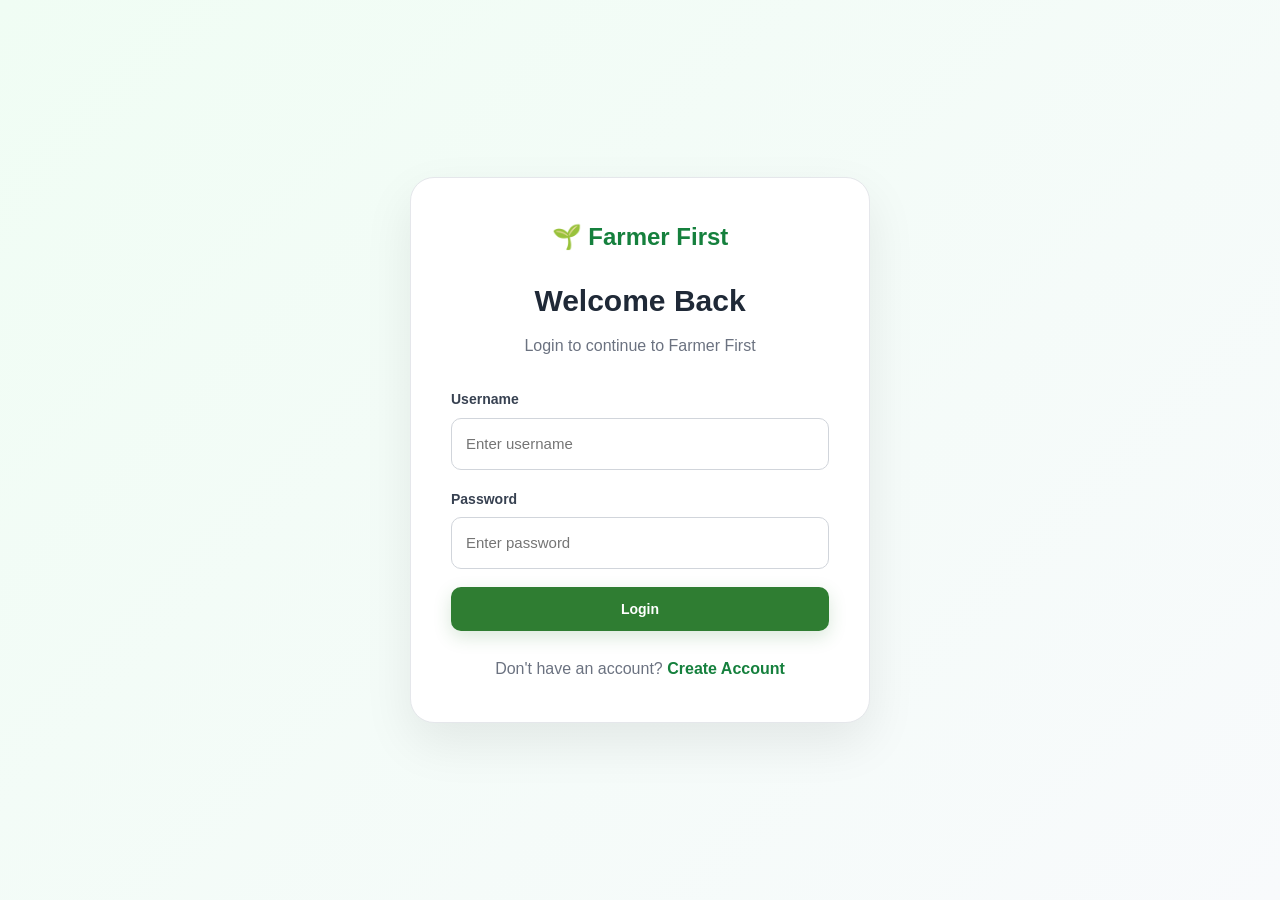
<file: frontend/product-details.html>
<!DOCTYPE html>

<html lang="en">

<head>
    <meta charset="UTF-8">
    <meta
        name="viewport"
        content="width=device-width, initial-scale=1.0"
    >


<meta
    name="description"
    content="View fresh agricultural products directly from local farmers."
>

<title>Product Details | Farmer First</title>

<link rel="stylesheet" href="css/style.css">
<link rel="stylesheet" href="css/product-details.css">


</head>

<body>


<!-- ================================
     NAVBAR
================================= -->

<nav class="navbar">

    <div class="container nav-content">

        <a href="index.html" class="logo">
            🌱 Farmer First
        </a>

        <div class="nav-links">

            <a href="index.html">
                Home
            </a>

            <a href="products.html" class="active">
                Marketplace
            </a>

            <a href="cart.html">
                Cart 🛒
            </a>

            <a href="orders.html">
                Orders
            </a>

            <a href="notifications.html">
                Notifications
            </a>

        </div>

    </div>

</nav>


<!-- ================================
     MAIN CONTENT
================================= -->

<main class="container page-section">

    <!-- Breadcrumb -->

    <div class="product-breadcrumb">

        <a href="products.html">
            ← Back to Marketplace
        </a>

        <span>/</span>

        <span>
            Product Details
        </span>

    </div>


    <!-- Message -->

    <div
        id="cartMessage"
        class="form-message"
    ></div>


    <!-- Product Details -->

    <section
        id="productDetails"
        class="product-details"
    >

        <!-- Loading State -->

        <div class="product-details-loading">

            <div class="loading-spinner"></div>

            <p>
                Loading product details...
            </p>

        </div>

    </section>


    <!-- Trust Section -->

    <section class="product-trust-section">

        <div class="trust-item">

            <div class="trust-icon">
                🌾
            </div>

            <div>
                <h3>Fresh From Farms</h3>

                <p>
                    Products directly from local farmers.
                </p>
            </div>

        </div>


        <div class="trust-item">

            <div class="trust-icon">
                🤝
            </div>

            <div>
                <h3>Direct Connection</h3>

                <p>
                    Buy directly from farmers.
                </p>
            </div>

        </div>


        <div class="trust-item">

            <div class="trust-icon">
                🔒
            </div>

            <div>
                <h3>Secure Ordering</h3>

                <p>
                    Your orders are safely managed.
                </p>
            </div>

        </div>

    </section>

</main>


<!-- ================================
     FOOTER
================================= -->

<footer class="site-footer">

    <div class="container footer-content">

        <div class="footer-brand">

            <div class="logo">
                🌱 Farmer First
            </div>

            <p>
                Grow More. Earn More. Connect Better.
            </p>

        </div>


        <div class="footer-links">

            <a href="index.html">
                Home
            </a>

            <a href="products.html">
                Marketplace
            </a>

            <a href="cart.html">
                Cart
            </a>

            <a href="orders.html">
                Orders
            </a>

        </div>

    </div>


    <div class="footer-bottom">

        <div class="container">

            <p>
                © 2026 Farmer First.
                All rights reserved.
            </p>

        </div>

    </div>

</footer>


<!-- ================================
     JAVASCRIPT
================================= -->

<script src="js/api.js"></script>

<script src="js/auth.js"></script>

<script src="js/product-details.js"></script>
```

</body>

</html>
</file>
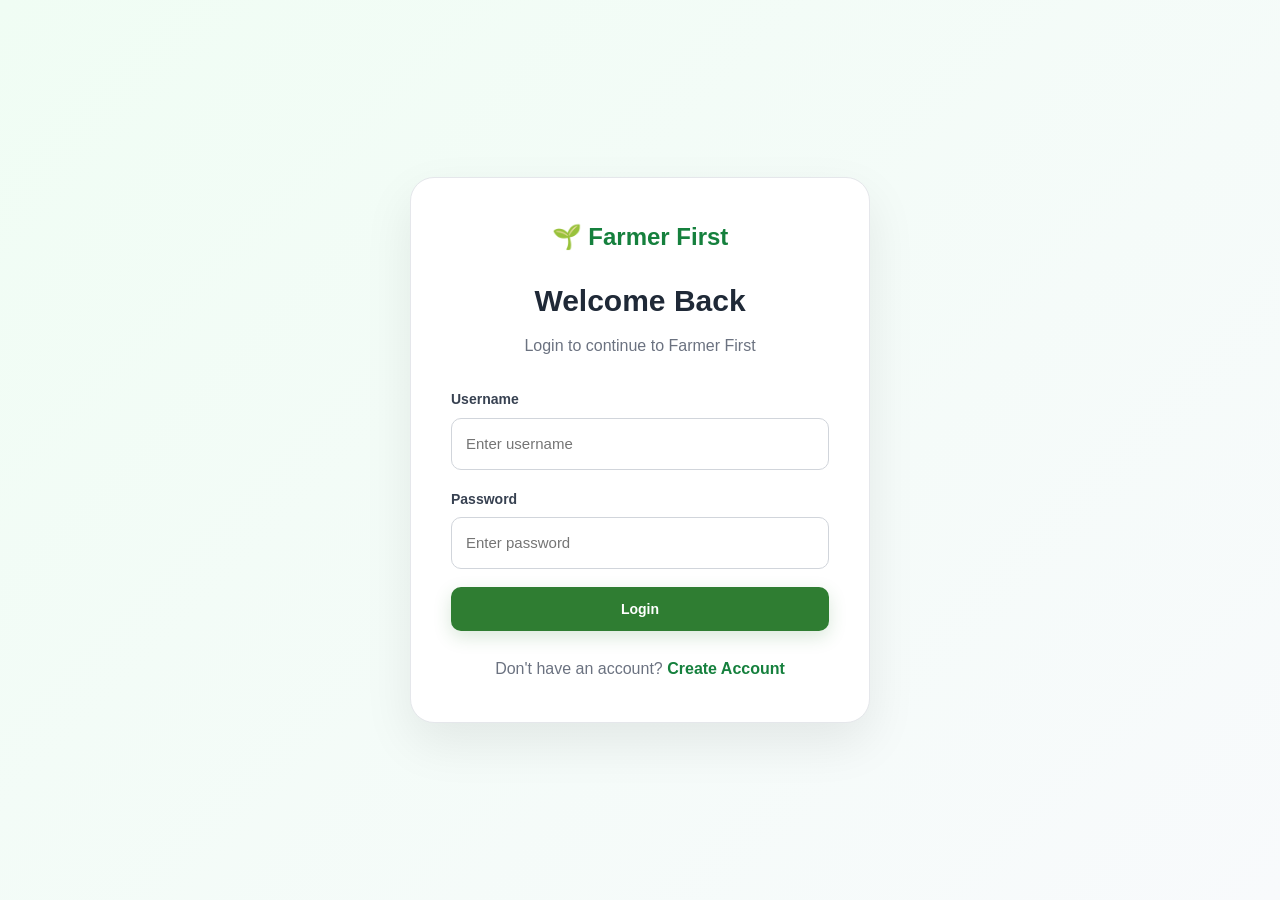
<file: frontend/products.html>
<!DOCTYPE html>
<html lang="en">

<head>
    <meta charset="UTF-8">
    <meta name="viewport" content="width=device-width, initial-scale=1.0">

    <title>Marketplace | Farmer First</title>

    <meta
        name="description"
        content="Explore fresh agricultural products from farmers on Farmer First."
    >

    <link rel="stylesheet" href="css/style.css">
    <link rel="stylesheet" href="css/products.css">
</head>

<body>

    <!-- ==============================
         NAVBAR
    =============================== -->

    <nav class="navbar">

        <div class="container nav-content">

            <a href="index.html" class="logo">
                🌱 Farmer First
            </a>

            <div class="nav-links">

                <a href="index.html">
                    Home
                </a>

                <a href="products.html" class="active">
                    Marketplace
                </a>

                <a href="cart.html">
                    Cart 🛒
                </a>

                <a href="orders.html">
                    Orders
                </a>

                <a href="notifications.html">
                    Notifications 🔔
                </a>
                  <a href="profile.html">
    Profile
</a>

            </div>

        </div>

    </nav>


    <!-- ==============================
         MAIN
    =============================== -->

    <main class="marketplace-page">

        <!-- MARKETPLACE HEADER -->

        <section class="marketplace-header">

            <div class="container">

                <div class="marketplace-heading">

                    <div>

                        <span class="section-label">
                            FARMER FIRST MARKETPLACE
                        </span>

                        <h1>
                            Fresh Products.
                            <span>Direct From Farmers.</span>
                        </h1>

                        <p>
                            Discover fresh agricultural products listed
                            directly by farmers.
                        </p>

                    </div>

                    <div class="marketplace-header-icon">
                        🌾
                    </div>

                </div>

            </div>

        </section>


        <!-- ==============================
             SEARCH & FILTERS
        =============================== -->

        <section class="marketplace-controls">

            <div class="container">

                <div class="filter-card">

                    <div class="search-wrapper">

                        <span class="search-icon">
                            🔍
                        </span>

                        <input
                            type="text"
                            id="searchInput"
                            placeholder="Search vegetables, fruits, grains..."
                            autocomplete="off"
                        >

                        <button
                            id="searchBtn"
                            class="btn btn-primary"
                            type="button"
                        >
                            Search
                        </button>

                    </div>

                </div>

            </div>

        </section>


        <!-- ==============================
             PRODUCTS
        =============================== -->

        <section class="marketplace-products">

            <div class="container">

                <div class="products-heading">

                    <div>

                        <span class="section-label">
                            EXPLORE
                        </span>

                        <h2>
                            Available Products
                        </h2>

                    </div>

                    <div
                        id="productCount"
                        class="product-count"
                    >
                        Products
                    </div>

                </div>


                <div
                    id="productsMessage"
                    class="form-message"
                ></div>


                <div
                    id="productsContainer"
                    class="product-grid"
                >

                    <div class="loading">
                        Loading products...
                    </div>

                </div>

            </div>

        </section>


        <!-- ==============================
             MARKETPLACE CTA
        =============================== -->

        <section class="marketplace-cta">

            <div class="container">

                <div class="marketplace-cta-card">

                    <div>

                        <span class="section-label">
                            ARE YOU A FARMER?
                        </span>

                        <h2>
                            Sell Your Products
                            <span>Directly To Buyers.</span>
                        </h2>

                        <p>
                            Create your farmer account and start listing
                            your agricultural products.
                        </p>

                    </div>

                    <a
                        href="register.html"
                        class="btn btn-primary btn-large"
                    >
                        Start Selling 🌱
                    </a>

                </div>

            </div>

        </section>

    </main>


    <!-- ==============================
         FOOTER
    =============================== -->

    <footer class="site-footer">

        <div class="container footer-grid">

            <div class="footer-brand">

                <a href="index.html" class="logo">
                    🌱 Farmer First
                </a>

                <p>
                    Connecting farmers and buyers through a simple
                    digital marketplace.
                </p>

            </div>


            <div class="footer-links">

                <h3>Marketplace</h3>

                <a href="products.html">
                    Products
                </a>

                <a href="cart.html">
                    Cart
                </a>

                <a href="orders.html">
                    Orders
                </a>

            </div>


            <div class="footer-links">

                <h3>Account</h3>

                <a href="login.html">
                    Login
                </a>

                <a href="register.html">
                    Register
                </a>

                <a href="buyer-dashboard.html">
                    Buyer Dashboard
                </a>

            </div>


            <div class="footer-links">

                <h3>Farmers</h3>

                <a href="farmer-dashboard.html">
                    Farmer Dashboard
                </a>

                <a href="register.html">
                    Start Selling
                </a>

            </div>

        </div>


        <div class="container footer-bottom">

            <p>
                © 2026 Farmer First. All rights reserved.
            </p>

            <p>
                Grow More. Earn More. Connect Better. 🌱
            </p>

        </div>

    </footer>


    <!-- ==============================
         JAVASCRIPT
    =============================== -->

    <script src="js/api.js"></script>
    <script src="js/auth.js"></script>
    <script src="js/products.js"></script>

</body>

</html>
</file>
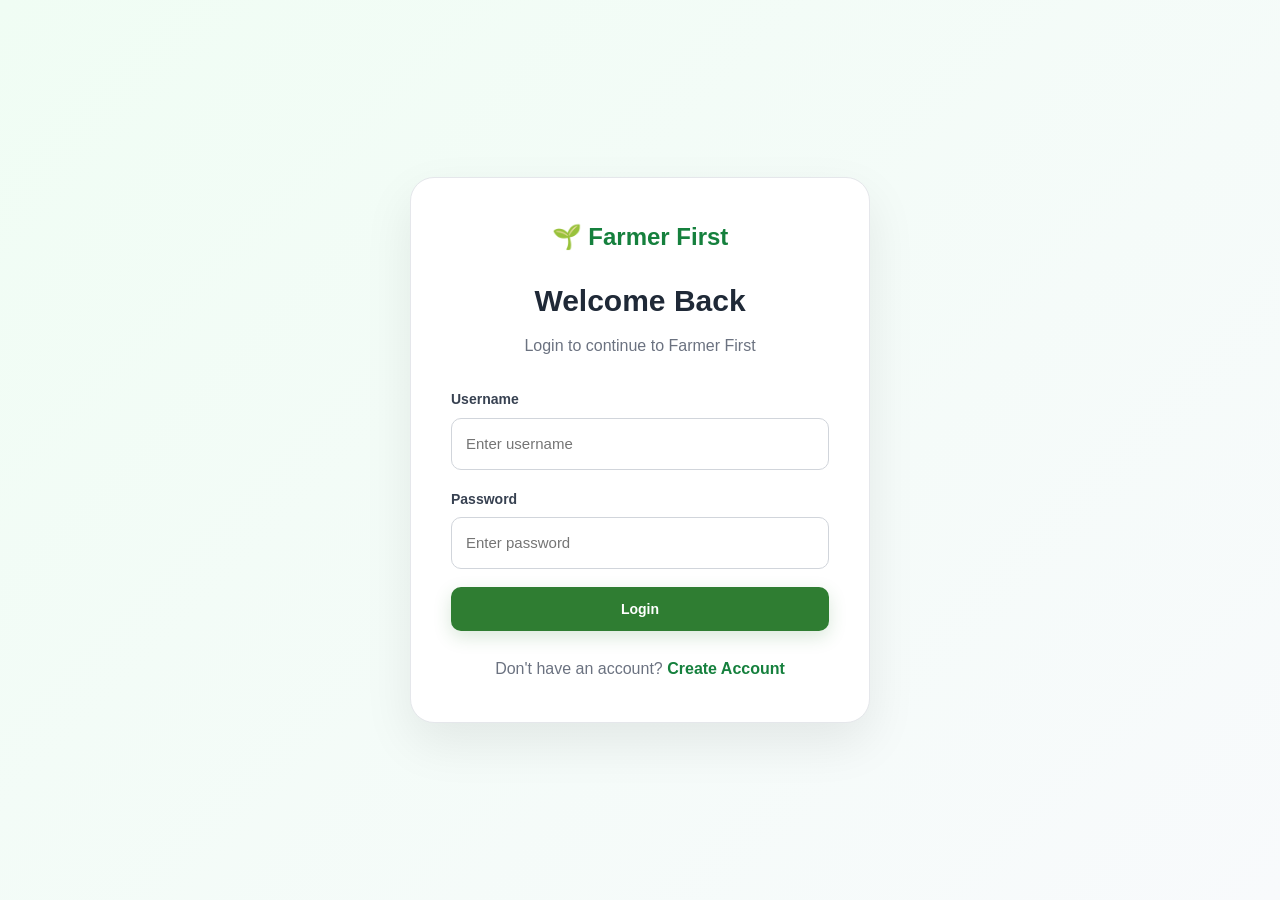
<file: frontend/profile.html>
<!DOCTYPE html>
<html lang="en">

<head>
    <meta charset="UTF-8">
    <meta name="viewport" content="width=device-width, initial-scale=1.0">

    <title>My Profile | Farmer First</title>

    <link rel="stylesheet" href="css/style.css">
    <link rel="stylesheet" href="css/profile.css">
</head>

<body class="profile-page">

    <!-- =========================================
         NAVBAR
    ========================================== -->

  <nav class="navbar">

    <div class="container nav-content">

        <a
            href="index.html"
            class="logo"
        >
            🌱 Farmer First
        </a>


        <div class="nav-links">

            <a href="index.html">
                Home
            </a>

            <a href="products.html">
                Marketplace
            </a>

            <a href="cart.html">
                Cart 🛒
            </a>

            <a href="orders.html">
                Orders
            </a>

            <a
                href="notifications.html"
                class="active"
            >
                Notifications
                <span
                    id="notificationBadge"
                    class="notification-badge"
                >
                    0
                </span>
            </a>

        </div>

    </div>

</nav>


    <!-- =========================================
         PROFILE
    ========================================== -->

    <main class="profile-main">

        <div class="container profile-container">

            <div class="profile-header">

                <div>
                    <span class="profile-label">
                        ACCOUNT
                    </span>

                    <h1>My Profile</h1>

                    <p>
                        Manage your Farmer First account information.
                    </p>
                </div>

            </div>


            <!-- =========================================
                 MESSAGE
            ========================================== -->

            <div id="profileMessage" class="profile-message"></div>


            <!-- =========================================
                 PROFILE CARD
            ========================================== -->

            <section class="profile-card">

                <div class="profile-top">

                    <div class="profile-avatar" id="profileAvatar">
                        U
                    </div>

                    <div class="profile-user-info">

                        <h2 id="profileName">
                            Loading...
                        </h2>

                        <p id="profileUsername">
                            @username
                        </p>

                        <span id="profileRole" class="profile-role">
                            User
                        </span>

                    </div>

                </div>


                <!-- =========================================
                     PROFILE INFORMATION
                ========================================== -->

                <div class="profile-section">

                    <div class="profile-section-title">
                        <h3>Personal Information</h3>
                    </div>

                    <div class="profile-grid">

                        <div class="profile-field">

                            <label>Username</label>

                            <div class="profile-value" id="username">
                                —
                            </div>

                        </div>


                        <div class="profile-field">

                            <label>Email</label>

                            <div class="profile-value" id="email">
                                —
                            </div>

                        </div>


                        <div class="profile-field">

                            <label>First Name</label>

                            <div class="profile-value" id="firstName">
                                —
                            </div>

                        </div>


                        <div class="profile-field">

                            <label>Last Name</label>

                            <div class="profile-value" id="lastName">
                                —
                            </div>

                        </div>


                        <div class="profile-field">

                            <label>Phone</label>

                            <div class="profile-value" id="phone">
                                —
                            </div>

                        </div>


                        <div class="profile-field">

                            <label>Role</label>

                            <div class="profile-value" id="role">
                                —
                            </div>

                        </div>

                    </div>

                </div>


                <!-- =========================================
                     ADDRESS
                ========================================== -->

                <div class="profile-section">

                    <div class="profile-section-title">
                        <h3>Address Information</h3>
                    </div>

                    <div class="profile-grid">

                        <div class="profile-field profile-field-full">

                            <label>Address</label>

                            <div class="profile-value" id="address">
                                —
                            </div>

                        </div>


                        <div class="profile-field">

                            <label>City</label>

                            <div class="profile-value" id="city">
                                —
                            </div>

                        </div>

                    </div>

                </div>


                <!-- =========================================
                     ACCOUNT ACTIONS
                ========================================== -->

                <div class="profile-actions">

                    <button
        type="button"
        id="editProfileBtn"
        class="profile-btn primary">
        Edit Profile
    </button>

                    <a href="index.html" class="profile-btn secondary">
                        Back Home
                    </a>

                    <button id="profileLogoutBtn" class="profile-btn danger">
                        Logout
                    </button>

                </div>

            </section>

        </div>

    </main>


    <!-- =========================================
         FOOTER
    ========================================== -->

    <footer class="site-footer">

        <div class="container footer-content">

            <div class="footer-brand">

                <div class="logo">
                    🌱 Farmer First
                </div>

                <p>
                    Grow More. Earn More. Connect Better.
                </p>

            </div>


            <div class="footer-links">

                <a href="index.html">Home</a>

                <a href="products.html">Marketplace</a>

                <a href="cart.html">Cart</a>

                <a href="orders.html">Orders</a>

                <a href="notifications.html">
                    Notifications
                </a>

            </div>

        </div>


        <div class="footer-bottom">

            <div class="container">

                <p>
                    © 2026 Farmer First. All rights reserved.
                </p>

            </div>

        </div>

    </footer>


    <!-- =========================================
         JAVASCRIPT
    ========================================== -->

    <script src="js/api.js"></script>
    <script src="js/profile.js"></script>

</body>

</html>
</file>
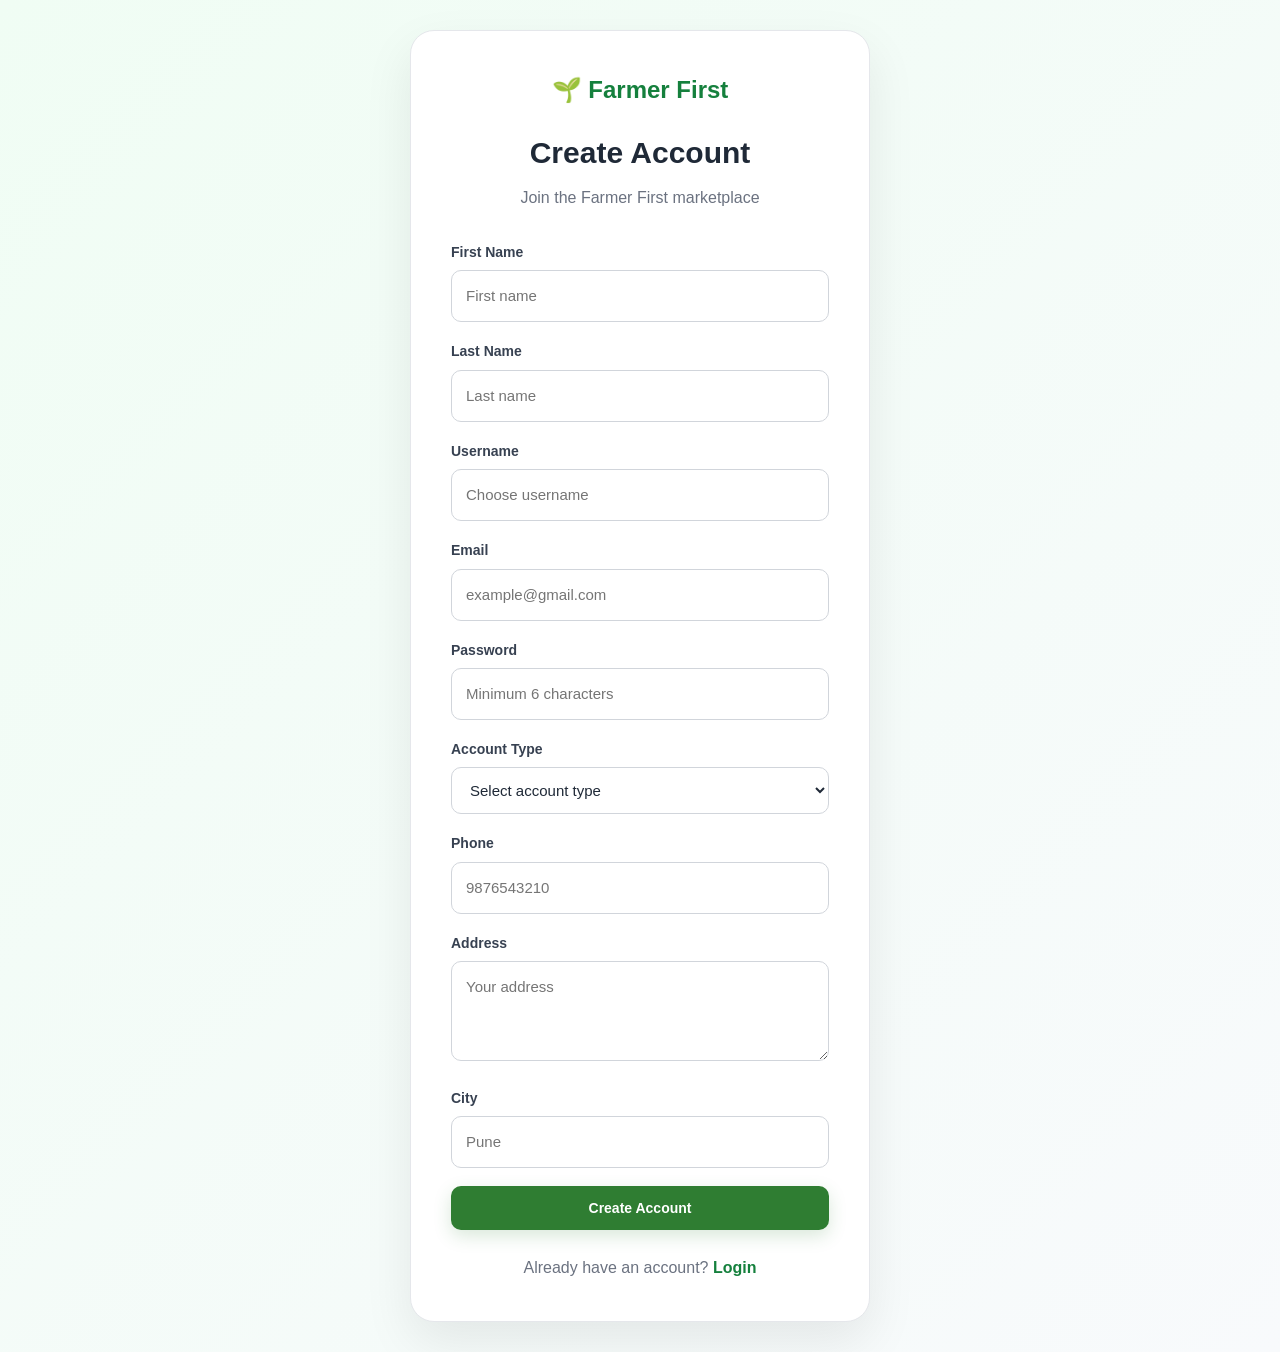
<file: frontend/register.html>
<!DOCTYPE html>
<html lang="en">

<head>

    <meta charset="UTF-8">

    <meta
        name="viewport"
        content="width=device-width, initial-scale=1.0"
    >

    <title>Register | Farmer First</title>

    <link rel="stylesheet" href="css/style.css">
    <link rel="stylesheet" href="css/auth.css">

</head>

<body class="auth-page">

    <div class="auth-container">

        <div class="auth-card register-card">

            <div class="brand-logo">
                🌱 Farmer First
            </div>

            <h1>Create Account</h1>

            <p class="auth-subtitle">
                Join the Farmer First marketplace
            </p>

            <form id="registerForm">

                <div class="form-row">

                    <div class="form-group">

                        <label>First Name</label>

                        <input
                            type="text"
                            name="first_name"
                            placeholder="First name"
                            required
                        >

                    </div>

                    <div class="form-group">

                        <label>Last Name</label>

                        <input
                            type="text"
                            name="last_name"
                            placeholder="Last name"
                            required
                        >

                    </div>

                </div>

                <div class="form-group">

                    <label>Username</label>

                    <input
                        type="text"
                        name="username"
                        placeholder="Choose username"
                        required
                    >

                </div>

                <div class="form-group">

                    <label>Email</label>

                    <input
                        type="email"
                        name="email"
                        placeholder="example@gmail.com"
                        required
                    >

                </div>

                <div class="form-group">

                    <label>Password</label>

                    <input
                        type="password"
                        name="password"
                        placeholder="Minimum 6 characters"
                        minlength="6"
                        required
                    >

                </div>

                <div class="form-group">

                    <label>Account Type</label>

                    <select name="role" required>

                        <option value="">
                            Select account type
                        </option>

                        <option value="Buyer">
                            Buyer
                        </option>

                        <option value="Farmer">
                            Farmer
                        </option>

                    </select>

                </div>

                <div class="form-group">

                    <label>Phone</label>

                    <input
                        type="tel"
                        name="phone"
                        placeholder="9876543210"
                    >

                </div>

                <div class="form-group">

                    <label>Address</label>

                    <textarea
                        name="address"
                        placeholder="Your address"
                        rows="3"
                    ></textarea>

                </div>

                <div class="form-group">

                    <label>City</label>

                    <input
                        type="text"
                        name="city"
                        placeholder="Pune"
                    >

                </div>

                <button
                    type="submit"
                    class="btn btn-primary btn-full"
                >
                    Create Account
                </button>

                <p
                    id="registerMessage"
                    class="form-message"
                ></p>

            </form>

            <p class="auth-footer">

                Already have an account?

                <a href="login.html">
                    Login
                </a>

            </p>

        </div>

    </div>

    <script src="js/api.js"></script>
    <script src="js/auth.js"></script>

</body>

</html>
</file>
<file: frontend/css/style.css>
/* =========================================================
   FARMER FIRST
   GLOBAL PROFESSIONAL UI
   ========================================================= */


/* =========================================================
   RESET
   ========================================================= */

* {
    margin: 0;
    padding: 0;
    box-sizing: border-box;
}

html {
    scroll-behavior: smooth;
}

body {
    font-family:
        Inter,
        "Segoe UI",
        Arial,
        sans-serif;

    background: #f5f7f5;
    color: #1f2937;

    line-height: 1.6;

    min-height: 100vh;
}

img {
    max-width: 100%;
    display: block;
}

button,
input,
textarea,
select {
    font: inherit;
}

button {
    cursor: pointer;
}

a {
    color: inherit;
    text-decoration: none;
}


/* =========================================================
   CONTAINER
   ========================================================= */

.container {
    width: min(1180px, calc(100% - 40px));
    margin: 0 auto;
}


/* =========================================================
   NAVBAR
   ========================================================= */

.navbar {
    position: sticky;
    top: 0;
    z-index: 1000;

    background: rgba(255, 255, 255, 0.96);

    border-bottom: 1px solid #e5e7eb;

    backdrop-filter: blur(14px);
    -webkit-backdrop-filter: blur(14px);
}

.nav-content {
    min-height: 72px;

    display: flex;
    align-items: center;
    justify-content: space-between;

    gap: 25px;
}


/* =========================================================
   LOGO
   ========================================================= */

.logo {
    color: #1d5e28;

    font-size: 22px;
    font-weight: 800;

    letter-spacing: -0.5px;

    white-space: nowrap;
}

.logo:hover {
    color: #174c20;
}


/* =========================================================
   NAVIGATION
   ========================================================= */

.nav-links {
    display: flex;
    align-items: center;
    justify-content: flex-end;

    gap: 8px;

    flex-wrap: wrap;
}

.nav-links a {
    position: relative;

    padding: 9px 12px;

    color: #4b5563;

    font-size: 14px;
    font-weight: 600;

    border-radius: 8px;

    transition:
        color 0.2s ease,
        background 0.2s ease;
}

.nav-links a:hover {
    color: #216e2b;
    background: #edf6ed;
}

.nav-links a.active {
    color: #216e2b;
    background: #edf6ed;
}


/* =========================================================
   NOTIFICATION BADGE
   ========================================================= */

.notification-badge {
    min-width: 20px;
    height: 20px;

    padding: 0 5px;

    display: inline-flex;
    align-items: center;
    justify-content: center;

    margin-left: 3px;

    border-radius: 50px;

    background: #d9362e;
    color: #ffffff;

    font-size: 10px;
    font-weight: 800;
}


/* =========================================================
   PAGE SECTION
   ========================================================= */

.page-section {
    padding-top: 45px;
    padding-bottom: 70px;
}


/* =========================================================
   PAGE HEADER
   ========================================================= */

.page-header {
    display: flex;

    align-items: flex-end;
    justify-content: space-between;

    gap: 25px;

    margin-bottom: 35px;
}

.page-header h1 {
    margin: 7px 0;

    color: #173b22;

    font-size: clamp(30px, 4vw, 42px);
    font-weight: 800;

    line-height: 1.15;

    letter-spacing: -1px;
}

.page-header p {
    max-width: 650px;

    color: #6b7280;

    font-size: 16px;
}

.section-label {
    display: inline-block;

    color: #2f7d32;

    font-size: 11px;
    font-weight: 800;

    letter-spacing: 1.6px;
}


/* =========================================================
   BUTTON SYSTEM
   ========================================================= */

.btn {
    display: inline-flex;

    align-items: center;
    justify-content: center;

    gap: 7px;

    min-height: 44px;

    padding: 11px 18px;

    border: 0;
    border-radius: 10px;

    font-size: 14px;
    font-weight: 700;

    line-height: 1;

    text-decoration: none;

    transition:
        transform 0.2s ease,
        box-shadow 0.2s ease,
        background 0.2s ease,
        opacity 0.2s ease;
}

.btn:hover {
    transform: translateY(-2px);
}

.btn:active {
    transform: translateY(0);
}

.btn:disabled {
    opacity: 0.55;
    cursor: not-allowed;
    transform: none;
}

.btn-primary {
    background: #2f7d32;
    color: #ffffff;

    box-shadow:
        0 6px 18px rgba(47, 125, 50, 0.18);
}

.btn-primary:hover {
    background: #256528;

    box-shadow:
        0 9px 22px rgba(47, 125, 50, 0.24);
}

.btn-secondary {
    background: #edf2ed;
    color: #285d2c;
}

.btn-secondary:hover {
    background: #e1e9e1;
}

.btn-success {
    background: #27843a;
    color: #ffffff;
}

.btn-success:hover {
    background: #1f6d30;
}

.btn-danger {
    background: #c9362f;
    color: #ffffff;
}

.btn-danger:hover {
    background: #aa2923;
}

.btn-full {
    width: 100%;
}


/* =========================================================
   CARDS
   ========================================================= */

.card {
    background: #ffffff;

    border: 1px solid #e5e7eb;

    border-radius: 18px;

    box-shadow:
        0 8px 28px rgba(0, 0, 0, 0.05);
}


/* =========================================================
   FORMS
   ========================================================= */

.form-group {
    margin-bottom: 18px;
}

.form-group label {
    display: block;

    margin-bottom: 8px;

    color: #374151;

    font-size: 14px;
    font-weight: 700;
}

.form-group input,
.form-group select,
.form-group textarea,
input,
select,
textarea {
    outline: none;
}

.form-group input,
.form-group select,
.form-group textarea {
    width: 100%;

    padding: 13px 15px;

    background: #ffffff;

    border: 1px solid #d1d5db;
    border-radius: 10px;

    color: #1f2937;

    transition:
        border-color 0.2s ease,
        box-shadow 0.2s ease;
}

.form-group input:focus,
.form-group select:focus,
.form-group textarea:focus {
    border-color: #3b873e;

    box-shadow:
        0 0 0 3px rgba(59, 135, 62, 0.12);
}

.form-group textarea {
    resize: vertical;
}


/* =========================================================
   SEARCH BOX
   ========================================================= */

.search-box {
    display: flex;

    gap: 10px;

    margin-bottom: 30px;
}

.search-box input {
    flex: 1;

    min-height: 46px;

    padding: 0 15px;

    background: #ffffff;

    border: 1px solid #d1d5db;
    border-radius: 10px;

    color: #1f2937;

    outline: none;

    transition:
        border-color 0.2s ease,
        box-shadow 0.2s ease;
}

.search-box input:focus {
    border-color: #3b873e;

    box-shadow:
        0 0 0 3px rgba(59, 135, 62, 0.1);
}


/* =========================================================
   MESSAGES
   ========================================================= */

.form-message {
    padding: 12px 15px;

    margin-bottom: 18px;

    border-radius: 9px;

    font-size: 14px;
}

.form-message:empty {
    display: none;
}

.form-message.success {
    background: #eaf7ed;
    color: #216e2b;
}

.form-message.error {
    background: #fdecec;
    color: #b42318;
}


/* =========================================================
   LOADING
   ========================================================= */

.loading {
    padding: 45px 20px;

    text-align: center;

    color: #6b7280;

    font-size: 15px;
}


/* =========================================================
   EMPTY STATE
   ========================================================= */

.empty-state {
    padding: 55px 25px;

    text-align: center;

    background: #ffffff;

    border: 1px dashed #d4ddd4;

    border-radius: 18px;
}

.empty-icon {
    margin-bottom: 12px;

    font-size: 44px;
}

.empty-state h3 {
    margin-bottom: 8px;

    color: #173b22;

    font-size: 21px;
}

.empty-state p {
    margin-bottom: 20px;

    color: #6b7280;
}


/* =========================================================
   DIVIDER
   ========================================================= */

.summary-divider {
    height: 1px;

    margin: 18px 0;

    background: #e5e7eb;
}


/* =========================================================
   STATUS
   ========================================================= */

.status-badge {
    display: inline-flex;

    align-items: center;
    justify-content: center;

    padding: 6px 12px;

    border-radius: 20px;

    font-size: 12px;
    font-weight: 800;
}

.status-pending {
    background: #fff7df;
    color: #9a6700;
}

.status-accepted {
    background: #e9f8ed;
    color: #237b32;
}

.status-rejected {
    background: #fdecec;
    color: #b42318;
}

.status-processing {
    background: #edf4ff;
    color: #2457a6;
}

.status-shipped {
    background: #eef1ff;
    color: #4c46a8;
}

.status-delivered {
    background: #e8f7f1;
    color: #13795b;
}

.status-cancelled {
    background: #f3f4f6;
    color: #6b7280;
}


/* =========================================================
   SCROLLBAR
   ========================================================= */

::-webkit-scrollbar {
    width: 8px;
}

::-webkit-scrollbar-track {
    background: #f1f3f1;
}

::-webkit-scrollbar-thumb {
    background: #b8c6b8;

    border-radius: 20px;
}

::-webkit-scrollbar-thumb:hover {
    background: #8fa18f;
}


/* =========================================================
   SELECTION
   ========================================================= */

::selection {
    background: #cce8cf;
    color: #173b22;
}


/* =========================================================
   RESPONSIVE — TABLET
   ========================================================= */

@media (max-width: 850px) {

    .container {
        width: min(
            100% - 30px,
            720px
        );
    }

    .nav-content {
        min-height: auto;

        padding-top: 14px;
        padding-bottom: 14px;

        align-items: flex-start;
    }

    .nav-links {
        justify-content: flex-end;
    }

    .page-header {
        align-items: flex-start;
        flex-direction: column;
    }

}


/* =========================================================
   RESPONSIVE — MOBILE
   ========================================================= */

@media (max-width: 600px) {

    .container {
        width: calc(100% - 24px);
    }

    .nav-content {
        flex-direction: column;

        align-items: stretch;

        gap: 12px;
    }

    .logo {
        text-align: center;
    }

    .nav-links {
        justify-content: center;

        gap: 4px;
    }

    .nav-links a {
        padding: 8px 9px;

        font-size: 12px;
    }

    .nav-links .btn {
        min-height: 38px;

        padding: 8px 12px;

        font-size: 12px;
    }

    .page-section {
        padding-top: 30px;
        padding-bottom: 45px;
    }

    .page-header {
        margin-bottom: 25px;
    }

    .page-header h1 {
        font-size: 30px;
    }

    .page-header p {
        font-size: 14px;
    }

    .search-box {
        flex-direction: column;
    }

    .search-box .btn {
        width: 100%;
    }

    .btn {
        min-height: 43px;
    }

}


/* =========================================================
   VERY SMALL DEVICES
   ========================================================= */

@media (max-width: 380px) {

    .nav-links {
        display: grid;

        grid-template-columns: repeat(2, 1fr);
    }

    .nav-links a,
    .nav-links .btn {
        width: 100%;

        text-align: center;

        justify-content: center;
    }

}
</file>
<file: frontend/css/index.css>
/* =========================================================
   FARMER FIRST — HOMEPAGE
   Professional Responsive Landing Page
========================================================= */


/* =========================================================
   HERO SECTION
========================================================= */

.hero-section {
    position: relative;
    overflow: hidden;
    padding: 90px 0 100px;
    background:
        radial-gradient(
            circle at 85% 20%,
            rgba(34, 197, 94, 0.10),
            transparent 35%
        ),
        linear-gradient(
            135deg,
            #f7faf7 0%,
            #eef7ef 100%
        );
}

.hero-grid {
    display: grid;
    grid-template-columns: 1.1fr 0.9fr;
    align-items: center;
    gap: 70px;
    min-height: 600px;
}


/* =========================================================
   HERO CONTENT
========================================================= */

.hero-content {
    max-width: 700px;
}

.hero-content h1 {
    margin: 20px 0;
    font-size: clamp(42px, 5vw, 72px);
    line-height: 1.04;
    letter-spacing: -2.5px;
    font-weight: 800;
    color: #17251b;
}

.hero-content h1 span {
    display: block;
    color: #198754;
}

.hero-description {
    max-width: 620px;
    margin-bottom: 32px;
    font-size: 18px;
    line-height: 1.8;
    color: #5d6b61;
}

.hero-actions {
    display: flex;
    align-items: center;
    flex-wrap: wrap;
    gap: 14px;
}

.btn-large {
    min-height: 54px;
    padding: 14px 25px;
    font-size: 15px;
}


/* =========================================================
   HERO TRUST
========================================================= */

.hero-trust {
    display: flex;
    flex-wrap: wrap;
    gap: 25px;
    margin-top: 38px;
}

.trust-item {
    display: flex;
    align-items: center;
    gap: 9px;
    color: #526056;
    font-size: 13px;
    font-weight: 600;
}

.trust-item strong {
    font-size: 20px;
}


/* =========================================================
   HERO VISUAL
========================================================= */

.hero-visual {
    position: relative;
    display: flex;
    align-items: center;
    justify-content: center;
    min-height: 520px;
}

.hero-main-card {
    position: relative;
    z-index: 2;
    width: min(100%, 410px);
    min-height: 410px;
    padding: 48px;
    display: flex;
    flex-direction: column;
    justify-content: center;
    border-radius: 34px;
    background:
        linear-gradient(
            145deg,
            #166534,
            #198754 55%,
            #22a35a
        );
    color: white;
    box-shadow:
        0 35px 70px rgba(25, 135, 84, 0.24);
    overflow: hidden;
}

.hero-main-card::before {
    content: "";
    position: absolute;
    width: 230px;
    height: 230px;
    right: -80px;
    top: -80px;
    border-radius: 50%;
    background: rgba(255, 255, 255, 0.10);
}

.hero-main-card::after {
    content: "";
    position: absolute;
    width: 180px;
    height: 180px;
    left: -90px;
    bottom: -90px;
    border-radius: 50%;
    background: rgba(255, 255, 255, 0.08);
}

.hero-card-icon {
    position: relative;
    z-index: 1;
    width: 75px;
    height: 75px;
    display: grid;
    place-items: center;
    margin-bottom: 30px;
    border-radius: 22px;
    background: rgba(255, 255, 255, 0.14);
    font-size: 38px;
}

.hero-card-label {
    position: relative;
    z-index: 1;
    margin-bottom: 12px;
    font-size: 11px;
    font-weight: 800;
    letter-spacing: 2px;
    opacity: 0.8;
}

.hero-main-card h2 {
    position: relative;
    z-index: 1;
    margin-bottom: 18px;
    font-size: 37px;
    line-height: 1.15;
    letter-spacing: -1px;
}

.hero-main-card p {
    position: relative;
    z-index: 1;
    max-width: 280px;
    margin: 0;
    color: rgba(255, 255, 255, 0.82);
    line-height: 1.7;
}


/* =========================================================
   FLOATING CARDS
========================================================= */

.floating-card {
    position: absolute;
    z-index: 3;
    display: flex;
    align-items: center;
    gap: 12px;
    padding: 15px 18px;
    border: 1px solid rgba(255, 255, 255, 0.8);
    border-radius: 17px;
    background: rgba(255, 255, 255, 0.94);
    box-shadow: 0 18px 40px rgba(20, 50, 30, 0.13);
    backdrop-filter: blur(12px);
}

.floating-card > span {
    width: 42px;
    height: 42px;
    display: grid;
    place-items: center;
    border-radius: 12px;
    background: #edf8ef;
    font-size: 21px;
}

.floating-card strong,
.floating-card small {
    display: block;
}

.floating-card strong {
    margin-bottom: 3px;
    color: #203025;
    font-size: 13px;
}

.floating-card small {
    color: #77837a;
    font-size: 11px;
}

.floating-card-top {
    top: 70px;
    right: -10px;
}

.floating-card-bottom {
    bottom: 65px;
    left: -25px;
}

.floating-card-bottom > span {
    color: #198754;
    background: #eaf7ee;
}


/* =========================================================
   STATS
========================================================= */

.stats-section {
    position: relative;
    z-index: 5;
    margin-top: -35px;
    padding-bottom: 80px;
}

.stats-grid {
    display: grid;
    grid-template-columns: repeat(4, 1fr);
    gap: 18px;
}

.stat-card {
    padding: 27px 23px;
    border: 1px solid #e5ebe6;
    border-radius: 20px;
    background: #ffffff;
    box-shadow: 0 14px 35px rgba(30, 60, 40, 0.07);
    transition: transform 0.25s ease, box-shadow 0.25s ease;
}

.stat-card:hover {
    transform: translateY(-5px);
    box-shadow: 0 20px 45px rgba(30, 60, 40, 0.11);
}

.stat-icon {
    display: block;
    margin-bottom: 14px;
    font-size: 27px;
}

.stat-card strong {
    display: block;
    margin-bottom: 5px;
    color: #203025;
    font-size: 18px;
}

.stat-card p {
    margin: 0;
    color: #758078;
    font-size: 13px;
    line-height: 1.6;
}


/* =========================================================
   COMMON SECTION HEADINGS
========================================================= */

.section-heading {
    max-width: 700px;
    margin: 0 auto 55px;
    text-align: center;
}

.section-heading h2 {
    margin: 14px 0;
    color: #1c2a20;
    font-size: clamp(32px, 4vw, 48px);
    line-height: 1.15;
    letter-spacing: -1.5px;
}

.section-heading h2 span {
    display: block;
    color: #198754;
}

.section-heading p {
    max-width: 580px;
    margin: 0 auto;
    color: #69766d;
    line-height: 1.8;
}


/* =========================================================
   FEATURES
========================================================= */

.features-section {
    padding: 100px 0;
    background: #ffffff;
}

.features-grid {
    display: grid;
    grid-template-columns: repeat(3, 1fr);
    gap: 22px;
}

.feature-card {
    padding: 32px;
    border: 1px solid #e8ede9;
    border-radius: 22px;
    background: #ffffff;
    transition:
        transform 0.25s ease,
        box-shadow 0.25s ease,
        border-color 0.25s ease;
}

.feature-card:hover {
    transform: translateY(-7px);
    border-color: #cce5d2;
    box-shadow: 0 20px 45px rgba(25, 70, 40, 0.09);
}

.feature-icon {
    width: 58px;
    height: 58px;
    display: grid;
    place-items: center;
    margin-bottom: 23px;
    border-radius: 17px;
    background: #edf8ef;
    font-size: 27px;
}

.feature-card h3 {
    margin-bottom: 11px;
    color: #203025;
    font-size: 18px;
}

.feature-card p {
    margin: 0;
    color: #6e7b72;
    font-size: 14px;
    line-height: 1.75;
}


/* =========================================================
   HOW IT WORKS
========================================================= */

.how-section {
    padding: 105px 0;
    background: #f7faf7;
}

.steps-grid {
    display: grid;
    grid-template-columns: repeat(4, 1fr);
    gap: 20px;
}

.step-card {
    position: relative;
    padding: 35px 27px;
    border: 1px solid #e3ebe4;
    border-radius: 22px;
    background: #ffffff;
    text-align: center;
    transition: transform 0.25s ease;
}

.step-card:hover {
    transform: translateY(-6px);
}

.step-number {
    position: absolute;
    top: 18px;
    right: 20px;
    color: #c7d7ca;
    font-size: 11px;
    font-weight: 800;
    letter-spacing: 1px;
}

.step-icon {
    width: 70px;
    height: 70px;
    display: grid;
    place-items: center;
    margin: 0 auto 22px;
    border-radius: 20px;
    background: #edf8ef;
    font-size: 30px;
}

.step-card h3 {
    margin-bottom: 9px;
    color: #203025;
    font-size: 17px;
}

.step-card p {
    margin: 0;
    color: #718078;
    font-size: 13px;
    line-height: 1.7;
}


/* =========================================================
   FARMER CTA
========================================================= */

.farmer-cta {
    padding: 100px 0;
    background: #ffffff;
}

.cta-card {
    position: relative;
    display: flex;
    align-items: center;
    justify-content: space-between;
    gap: 50px;
    min-height: 370px;
    padding: 60px 70px;
    border-radius: 30px;
    background:
        linear-gradient(
            135deg,
            #123d24,
            #166534 55%,
            #198754
        );
    overflow: hidden;
    box-shadow: 0 25px 55px rgba(20, 70, 35, 0.16);
}

.cta-card::before {
    content: "";
    position: absolute;
    width: 400px;
    height: 400px;
    right: -170px;
    top: -180px;
    border-radius: 50%;
    background: rgba(255, 255, 255, 0.07);
}

.cta-content {
    position: relative;
    z-index: 2;
    max-width: 650px;
}

.cta-content .section-label {
    color: rgba(255, 255, 255, 0.65);
}

.cta-content h2 {
    margin: 15px 0;
    color: #ffffff;
    font-size: clamp(31px, 4vw, 47px);
    line-height: 1.15;
    letter-spacing: -1.5px;
}

.cta-content h2 span {
    display: block;
    color: #b9f2c9;
}

.cta-content p {
    max-width: 590px;
    margin-bottom: 27px;
    color: rgba(255, 255, 255, 0.78);
    line-height: 1.8;
}

.cta-card .btn-primary {
    background: #ffffff;
    color: #166534;
}

.cta-card .btn-primary:hover {
    background: #edf8ef;
}

.cta-visual {
    position: relative;
    z-index: 2;
    width: 210px;
    height: 210px;
    flex-shrink: 0;
    display: grid;
    place-items: center;
    border-radius: 50%;
    background: rgba(255, 255, 255, 0.10);
    font-size: 105px;
}


/* =========================================================
   BUYER CTA
========================================================= */

.buyer-cta {
    padding: 100px 0;
    background: #f7faf7;
}

.buyer-cta-content {
    max-width: 750px;
    margin: auto;
    text-align: center;
}

.buyer-cta-content h2 {
    margin: 15px 0;
    color: #1c2a20;
    font-size: clamp(32px, 4vw, 48px);
    line-height: 1.15;
    letter-spacing: -1.5px;
}

.buyer-cta-content h2 span {
    display: block;
    color: #198754;
}

.buyer-cta-content p {
    max-width: 570px;
    margin: 0 auto 28px;
    color: #6c786f;
    line-height: 1.8;
}


/* =========================================================
   FOOTER
========================================================= */

.site-footer {
    padding-top: 70px;
    background: #102017;
    color: #ffffff;
}

.footer-grid {
    display: grid;
    grid-template-columns: 1.6fr repeat(3, 1fr);
    gap: 45px;
    padding-bottom: 55px;
}

.footer-brand .logo {
    display: inline-block;
    margin-bottom: 17px;
    color: #ffffff;
}

.footer-brand p {
    max-width: 320px;
    margin: 0;
    color: #a7b4aa;
    font-size: 13px;
    line-height: 1.8;
}

.footer-links {
    display: flex;
    flex-direction: column;
    gap: 11px;
}

.footer-links h3 {
    margin-bottom: 9px;
    color: #ffffff;
    font-size: 14px;
}

.footer-links a {
    width: fit-content;
    color: #a7b4aa;
    font-size: 13px;
    transition: color 0.2s ease;
}

.footer-links a:hover {
    color: #ffffff;
}

.footer-bottom {
    display: flex;
    align-items: center;
    justify-content: space-between;
    gap: 20px;
    padding: 22px 0;
    border-top: 1px solid rgba(255, 255, 255, 0.08);
}

.footer-bottom p {
    margin: 0;
    color: #819087;
    font-size: 12px;
}


/* =========================================================
   TABLET
========================================================= */

@media (max-width: 1000px) {

    .hero-grid {
        grid-template-columns: 1fr;
        gap: 40px;
        text-align: center;
    }

    .hero-content {
        max-width: 850px;
        margin: auto;
    }

    .hero-description {
        margin-left: auto;
        margin-right: auto;
    }

    .hero-actions,
    .hero-trust {
        justify-content: center;
    }

    .hero-visual {
        min-height: 470px;
    }

    .stats-grid {
        grid-template-columns: repeat(2, 1fr);
    }

    .features-grid {
        grid-template-columns: repeat(2, 1fr);
    }

    .steps-grid {
        grid-template-columns: repeat(2, 1fr);
    }

    .footer-grid {
        grid-template-columns: repeat(2, 1fr);
    }
}


/* =========================================================
   MOBILE
========================================================= */

@media (max-width: 700px) {

    .hero-section {
        padding: 65px 0 80px;
    }

    .hero-grid {
        min-height: auto;
    }

    .hero-content h1 {
        font-size: 43px;
        letter-spacing: -1.8px;
    }

    .hero-description {
        font-size: 15px;
    }

    .hero-actions {
        flex-direction: column;
        align-items: stretch;
    }

    .hero-actions .btn {
        width: 100%;
    }

    .hero-trust {
        flex-direction: column;
        align-items: center;
        gap: 13px;
    }

    .hero-visual {
        min-height: 400px;
    }

    .hero-main-card {
        width: 100%;
        min-height: 350px;
        padding: 35px;
    }

    .hero-main-card h2 {
        font-size: 31px;
    }

    .floating-card-top {
        top: 10px;
        right: -5px;
    }

    .floating-card-bottom {
        bottom: 15px;
        left: -5px;
    }

    .stats-section {
        margin-top: -20px;
        padding-bottom: 60px;
    }

    .stats-grid {
        grid-template-columns: 1fr;
    }

    .features-section,
    .how-section,
    .farmer-cta,
    .buyer-cta {
        padding: 75px 0;
    }

    .section-heading {
        margin-bottom: 38px;
    }

    .features-grid {
        grid-template-columns: 1fr;
    }

    .steps-grid {
        grid-template-columns: 1fr;
    }

    .cta-card {
        flex-direction: column;
        align-items: flex-start;
        padding: 42px 30px;
    }

    .cta-visual {
        position: absolute;
        right: -40px;
        bottom: -40px;
        width: 170px;
        height: 170px;
        font-size: 80px;
        opacity: 0.6;
    }

    .footer-grid {
        grid-template-columns: 1fr;
        gap: 32px;
    }

    .footer-bottom {
        flex-direction: column;
        align-items: flex-start;
    }
}


/* =========================================================
   SMALL MOBILE
========================================================= */

@media (max-width: 420px) {

    .hero-content h1 {
        font-size: 36px;
    }

    .hero-main-card {
        min-height: 320px;
        padding: 28px;
        border-radius: 25px;
    }

    .hero-card-icon {
        width: 62px;
        height: 62px;
        font-size: 30px;
    }

    .hero-main-card h2 {
        font-size: 27px;
    }

    .floating-card {
        padding: 11px 13px;
    }

    .floating-card > span {
        width: 35px;
        height: 35px;
        font-size: 17px;
    }

    .floating-card strong {
        font-size: 11px;
    }

    .floating-card small {
        font-size: 9px;
    }

    .feature-card,
    .step-card {
        padding: 27px 22px;
    }

    .cta-card {
        padding: 35px 24px;
    }
}
</file>
<file: frontend/css/buyer-dashboard.css>
/* =========================================
   BUYER DASHBOARD
========================================= */

.dashboard-page {
    padding: 50px 0 80px;
}


/* =========================================
   DASHBOARD HEADER
========================================= */

.dashboard-header {
    display: flex;
    align-items: center;
    justify-content: space-between;
    gap: 30px;
    margin-bottom: 40px;
}

.dashboard-label {
    display: inline-block;
    margin-bottom: 10px;
    font-size: 0.78rem;
    font-weight: 800;
    letter-spacing: 1.5px;
    text-transform: uppercase;
}

.dashboard-header h1 {
    margin: 0 0 12px;
    font-size: clamp(2rem, 4vw, 3rem);
    line-height: 1.1;
}

.dashboard-header p {
    margin: 0;
    max-width: 650px;
    line-height: 1.7;
}


/* =========================================
   STAT CARDS
========================================= */

.dashboard-stats {
    display: grid;
    grid-template-columns: repeat(4, 1fr);
    gap: 20px;
    margin-bottom: 55px;
}

.dashboard-stat-card {
    display: flex;
    align-items: center;
    gap: 16px;
    padding: 24px;
    border-radius: 18px;
    background: #ffffff;
    border: 1px solid #e5e7eb;
    box-shadow: 0 8px 25px rgba(0, 0, 0, 0.05);
    transition:
        transform 0.25s ease,
        box-shadow 0.25s ease;
}

.dashboard-stat-card:hover {
    transform: translateY(-4px);
    box-shadow: 0 14px 35px rgba(0, 0, 0, 0.08);
}

.stat-icon {
    width: 54px;
    height: 54px;
    flex-shrink: 0;

    display: flex;
    align-items: center;
    justify-content: center;

    border-radius: 15px;
    background: #f0fdf4;

    font-size: 1.55rem;
}

.dashboard-stat-card span {
    display: block;
    margin-bottom: 6px;
    font-size: 0.85rem;
    color: #6b7280;
}

.dashboard-stat-card strong {
    display: block;
    font-size: 1.45rem;
    color: #111827;
}


/* =========================================
   DASHBOARD SECTION
========================================= */

.dashboard-section {
    margin-bottom: 55px;
}

.section-heading {
    display: flex;
    align-items: flex-end;
    justify-content: space-between;
    gap: 20px;
    margin-bottom: 24px;
}

.section-heading h2 {
    margin: 5px 0 0;
    font-size: 1.7rem;
}

.section-label {
    font-size: 0.75rem;
    font-weight: 800;
    letter-spacing: 1.4px;
    text-transform: uppercase;
}

.view-all-link {
    font-weight: 700;
    text-decoration: none;
}


/* =========================================
   QUICK ACTIONS
========================================= */

.dashboard-actions {
    display: grid;
    grid-template-columns: repeat(2, 1fr);
    gap: 20px;
}

.dashboard-action-card {
    position: relative;

    display: flex;
    align-items: center;
    gap: 18px;

    padding: 24px;

    text-decoration: none;

    border-radius: 18px;
    background: #ffffff;
    border: 1px solid #e5e7eb;

    box-shadow: 0 8px 25px rgba(0, 0, 0, 0.04);

    transition:
        transform 0.25s ease,
        box-shadow 0.25s ease,
        border-color 0.25s ease;
}

.dashboard-action-card:hover {
    transform: translateY(-5px);
    border-color: #86efac;
    box-shadow: 0 15px 35px rgba(0, 0, 0, 0.08);
}

.action-icon {
    width: 58px;
    height: 58px;
    flex-shrink: 0;

    display: flex;
    align-items: center;
    justify-content: center;

    border-radius: 16px;
    background: #f0fdf4;

    font-size: 1.6rem;
}

.dashboard-action-card h3 {
    margin: 0 0 7px;
    font-size: 1.1rem;
}

.dashboard-action-card p {
    margin: 0;
    padding-right: 25px;
    color: #6b7280;
    line-height: 1.55;
    font-size: 0.92rem;
}

.action-arrow {
    margin-left: auto;
    font-size: 1.5rem;
    font-weight: 700;
}


/* =========================================
   RECENT ORDERS
========================================= */

.recent-orders {
    display: flex;
    flex-direction: column;
    gap: 15px;
}

.recent-order-card {
    display: flex;
    align-items: center;
    justify-content: space-between;
    gap: 25px;

    padding: 22px 24px;

    background: #ffffff;
    border: 1px solid #e5e7eb;
    border-radius: 18px;

    box-shadow: 0 7px 22px rgba(0, 0, 0, 0.04);

    transition:
        transform 0.25s ease,
        box-shadow 0.25s ease;
}

.recent-order-card:hover {
    transform: translateY(-3px);
    box-shadow: 0 12px 30px rgba(0, 0, 0, 0.07);
}

.recent-order-title {
    display: flex;
    align-items: center;
    flex-wrap: wrap;
    gap: 12px;
}

.recent-order-title h3 {
    margin: 0;
    font-size: 1.05rem;
}

.recent-order-info p {
    margin: 6px 0 0;
    color: #6b7280;
    font-size: 0.88rem;
}

.recent-order-total {
    display: flex;
    align-items: center;
    gap: 18px;
}

.recent-order-total strong {
    white-space: nowrap;
    font-size: 1.15rem;
}


/* =========================================
   ORDER STATUS
========================================= */

.order-status {
    display: inline-flex;
    align-items: center;

    padding: 5px 11px;

    border-radius: 999px;

    font-size: 0.75rem;
    font-weight: 800;
}

.order-status.pending {
    background: #fef3c7;
    color: #92400e;
}

.order-status.accepted {
    background: #dcfce7;
    color: #166534;
}

.order-status.processing {
    background: #dbeafe;
    color: #1e40af;
}

.order-status.shipped {
    background: #e0e7ff;
    color: #3730a3;
}

.order-status.delivered {
    background: #dcfce7;
    color: #166534;
}

.order-status.rejected,
.order-status.cancelled {
    background: #fee2e2;
    color: #991b1b;
}


/* =========================================
   EMPTY / LOADING STATES
========================================= */

.loading-state,
.empty-message,
.error-message {
    padding: 45px 25px;

    text-align: center;

    background: #ffffff;
    border: 1px solid #e5e7eb;
    border-radius: 18px;
}

.loading-state div,
.empty-icon {
    margin-bottom: 12px;
    font-size: 2.2rem;
}

.empty-message h3,
.error-message h3 {
    margin: 0 0 8px;
}

.empty-message p,
.error-message p {
    margin: 0 0 20px;
    color: #6b7280;
}


/* =========================================
   NOTIFICATION BADGE
========================================= */

.notification-badge {
    min-width: 20px;
    height: 20px;

    margin-left: 5px;

    align-items: center;
    justify-content: center;

    border-radius: 50%;

    font-size: 0.7rem;
    font-weight: 800;
}


/* =========================================
   RESPONSIVE — TABLET
========================================= */

@media (max-width: 1000px) {

    .dashboard-stats {
        grid-template-columns: repeat(2, 1fr);
    }

    .dashboard-header {
        align-items: flex-start;
        flex-direction: column;
    }

}


/* =========================================
   RESPONSIVE — MOBILE
========================================= */

@media (max-width: 700px) {

    .dashboard-page {
        padding: 30px 0 60px;
    }

    .dashboard-header {
        margin-bottom: 30px;
    }

    .dashboard-header h1 {
        font-size: 2rem;
    }

    .dashboard-stats {
        grid-template-columns: 1fr;
        gap: 14px;
        margin-bottom: 40px;
    }

    .dashboard-stat-card {
        padding: 20px;
    }

    .dashboard-actions {
        grid-template-columns: 1fr;
    }

    .section-heading {
        align-items: flex-start;
        flex-direction: column;
    }

    .recent-order-card {
        align-items: flex-start;
        flex-direction: column;
    }

    .recent-order-total {
        width: 100%;
        justify-content: space-between;
    }

}


/* =========================================
   SMALL MOBILE
========================================= */

@media (max-width: 450px) {

    .dashboard-header h1 {
        font-size: 1.7rem;
    }

    .dashboard-action-card {
        padding: 18px;
    }

    .action-icon {
        width: 48px;
        height: 48px;
        font-size: 1.3rem;
    }

    .dashboard-action-card p {
        font-size: 0.85rem;
    }

    .recent-order-card {
        padding: 18px;
    }

    .recent-order-total {
        align-items: flex-start;
        flex-direction: column;
        gap: 12px;
    }

    .recent-order-total .btn {
        width: 100%;
        text-align: center;
    }

}






/* =========================================================
   FOOTER
========================================================= */

.site-footer {
    padding-top: 70px;
    background: #102017;
    color: #ffffff;
}

.footer-grid {
    display: grid;
    grid-template-columns: 1.6fr repeat(3, 1fr);
    gap: 45px;
    padding-bottom: 55px;
}

.footer-brand .logo {
    display: inline-block;
    margin-bottom: 17px;
    color: #ffffff;
}

.footer-brand p {
    max-width: 320px;
    margin: 0;
    color: #a7b4aa;
    font-size: 13px;
    line-height: 1.8;
}

.footer-links {
    display: flex;
    flex-direction: column;
    gap: 11px;
}

.footer-links h3 {
    margin-bottom: 9px;
    color: #ffffff;
    font-size: 14px;
}

.footer-links a {
    width: fit-content;
    color: #a7b4aa;
    font-size: 13px;
    transition: color 0.2s ease;
}

.footer-links a:hover {
    color: #ffffff;
}

.footer-bottom {
    display: flex;
    align-items: center;
    justify-content: space-between;
    gap: 20px;
    padding: 22px 0;
    border-top: 1px solid rgba(255, 255, 255, 0.08);
}

.footer-bottom p {
    margin: 0;
    color: #819087;
    font-size: 12px;
}


/* =========================================================
   TABLET
========================================================= */

@media (max-width: 1000px) {

    .hero-grid {
        grid-template-columns: 1fr;
        gap: 40px;
        text-align: center;
    }

    .hero-content {
        max-width: 850px;
        margin: auto;
    }

    .hero-description {
        margin-left: auto;
        margin-right: auto;
    }

    .hero-actions,
    .hero-trust {
        justify-content: center;
    }

    .hero-visual {
        min-height: 470px;
    }

    .stats-grid {
        grid-template-columns: repeat(2, 1fr);
    }

    .features-grid {
        grid-template-columns: repeat(2, 1fr);
    }

    .steps-grid {
        grid-template-columns: repeat(2, 1fr);
    }

    .footer-grid {
        grid-template-columns: repeat(2, 1fr);
    }
}


/* =========================================================
   MOBILE
========================================================= */

@media (max-width: 700px) {

    .hero-section {
        padding: 65px 0 80px;
    }

    .hero-grid {
        min-height: auto;
    }

    .hero-content h1 {
        font-size: 43px;
        letter-spacing: -1.8px;
    }

    .hero-description {
        font-size: 15px;
    }

    .hero-actions {
        flex-direction: column;
        align-items: stretch;
    }

    .hero-actions .btn {
        width: 100%;
    }

    .hero-trust {
        flex-direction: column;
        align-items: center;
        gap: 13px;
    }

    .hero-visual {
        min-height: 400px;
    }

    .hero-main-card {
        width: 100%;
        min-height: 350px;
        padding: 35px;
    }

    .hero-main-card h2 {
        font-size: 31px;
    }

    .floating-card-top {
        top: 10px;
        right: -5px;
    }

    .floating-card-bottom {
        bottom: 15px;
        left: -5px;
    }

    .stats-section {
        margin-top: -20px;
        padding-bottom: 60px;
    }

    .stats-grid {
        grid-template-columns: 1fr;
    }

    .features-section,
    .how-section,
    .farmer-cta,
    .buyer-cta {
        padding: 75px 0;
    }

    .section-heading {
        margin-bottom: 38px;
    }

    .features-grid {
        grid-template-columns: 1fr;
    }

    .steps-grid {
        grid-template-columns: 1fr;
    }

    .cta-card {
        flex-direction: column;
        align-items: flex-start;
        padding: 42px 30px;
    }

    .cta-visual {
        position: absolute;
        right: -40px;
        bottom: -40px;
        width: 170px;
        height: 170px;
        font-size: 80px;
        opacity: 0.6;
    }

    .footer-grid {
        grid-template-columns: 1fr;
        gap: 32px;
    }

    .footer-bottom {
        flex-direction: column;
        align-items: flex-start;
    }
}


/* =========================================================
   SMALL MOBILE
========================================================= */

@media (max-width: 420px) {

    .hero-content h1 {
        font-size: 36px;
    }

    .hero-main-card {
        min-height: 320px;
        padding: 28px;
        border-radius: 25px;
    }

    .hero-card-icon {
        width: 62px;
        height: 62px;
        font-size: 30px;
    }

    .hero-main-card h2 {
        font-size: 27px;
    }

    .floating-card {
        padding: 11px 13px;
    }

    .floating-card > span {
        width: 35px;
        height: 35px;
        font-size: 17px;
    }

    .floating-card strong {
        font-size: 11px;
    }

    .floating-card small {
        font-size: 9px;
    }

    .feature-card,
    .step-card {
        padding: 27px 22px;
    }

    .cta-card {
        padding: 35px 24px;
    }
}
</file>
<file: frontend/css/cart.css>
/* ========================================
   CART PAGE
======================================== */

.cart-page {
    min-height: calc(100vh - 80px);
    padding: 50px 0 80px;
    background: #f5f7f5;
}


/* ========================================
   PAGE HEADER
======================================== */

.page-header {
    margin-bottom: 35px;
}

.page-eyebrow {
    display: inline-block;
    margin-bottom: 10px;
    color: #2f7d32;
    font-size: 0.85rem;
    font-weight: 700;
    letter-spacing: 1px;
    text-transform: uppercase;
}

.page-header h1 {
    margin: 0 0 12px;
    color: #162016;
    font-size: clamp(2rem, 4vw, 3rem);
    line-height: 1.15;
    font-weight: 800;
}

.page-header p {
    margin: 0;
    max-width: 650px;
    color: #667366;
    font-size: 1rem;
    line-height: 1.7;
}


/* ========================================
   CART MESSAGE
======================================== */

#cartMessage {
    min-height: 0;
    margin-bottom: 20px;
}

.form-message {
    width: 100%;
    margin-bottom: 20px;
    padding: 0;
    border-radius: 10px;
    font-size: 0.95rem;
    font-weight: 600;
    line-height: 1.5;
}

.form-message.success {
    padding: 13px 16px;
    background: #e8f7ec;
    border: 1px solid #b8e2c1;
    color: #24752e;
}

.form-message.error {
    padding: 13px 16px;
    background: #fff0f0;
    border: 1px solid #f0b8b8;
    color: #b42318;
}


/* ========================================
   CART LAYOUT
======================================== */

.cart-layout {
    display: grid;
    grid-template-columns: minmax(0, 1fr) 360px;
    gap: 30px;
    align-items: start;
}


/* ========================================
   CART ITEMS SECTION
======================================== */

.cart-items-section {
    min-width: 0;
}

.cart-section-header {
    display: flex;
    justify-content: space-between;
    align-items: center;
    margin-bottom: 18px;
}

.cart-section-header h2 {
    margin: 0 0 5px;
    color: #182218;
    font-size: 1.5rem;
    font-weight: 800;
}

.cart-section-header p {
    margin: 0;
    color: #748074;
    font-size: 0.9rem;
}

.cart-section-header p span {
    color: #2f7d32;
    font-weight: 700;
}


/* ========================================
   CART ITEMS CONTAINER
======================================== */

.cart-items {
    display: flex;
    flex-direction: column;
    gap: 16px;
}


/* ========================================
   CART ITEM
======================================== */

.cart-item {
    display: grid;
    grid-template-columns: 105px minmax(0, 1fr) auto;
    gap: 20px;
    align-items: center;
    padding: 20px;
    background: #ffffff;
    border: 1px solid #e1e8e1;
    border-radius: 18px;
    box-shadow: 0 6px 22px rgba(25, 70, 30, 0.06);
    transition:
        transform 0.2s ease,
        box-shadow 0.2s ease,
        border-color 0.2s ease;
}

.cart-item:hover {
    transform: translateY(-2px);
    border-color: #c9dccb;
    box-shadow: 0 12px 28px rgba(25, 70, 30, 0.09);
}


/* ========================================
   CART ITEM IMAGE
======================================== */

.cart-item-image {
    width: 105px;
    height: 105px;
    display: flex;
    align-items: center;
    justify-content: center;
    background: linear-gradient(
        135deg,
        #edf8ee,
        #dcefdc
    );
    border-radius: 16px;
    font-size: 3rem;
}


/* ========================================
   CART ITEM INFO
======================================== */

.cart-item-info {
    min-width: 0;
}

.cart-item-info h3 {
    margin: 0 0 10px;
    color: #172117;
    font-size: 1.1rem;
    font-weight: 750;
    line-height: 1.35;
    word-break: break-word;
}

.cart-item-farmer {
    display: flex;
    align-items: center;
    gap: 7px;
    margin-bottom: 10px;
    color: #687568;
    font-size: 0.9rem;
}

.cart-item-farmer strong {
    color: #315f35;
    font-weight: 700;
}

.cart-item-price {
    color: #246b2b;
    font-size: 1rem;
    font-weight: 800;
}

.cart-item-price span {
    color: #899389;
    font-size: 0.8rem;
    font-weight: 500;
}


/* ========================================
   CART ITEM ACTIONS
======================================== */

.cart-item-actions {
    display: flex;
    flex-direction: column;
    align-items: flex-end;
    gap: 12px;
    min-width: 145px;
}


/* ========================================
   QUANTITY CONTROL
======================================== */

.cart-quantity-control {
    display: inline-flex;
    align-items: center;
    overflow: hidden;
    border: 1px solid #d8e1d8;
    border-radius: 10px;
    background: #ffffff;
}

.cart-quantity-control button {
    width: 36px;
    height: 36px;
    padding: 0;
    border: 0;
    background: #f4f8f4;
    color: #2f6934;
    font-size: 1.2rem;
    font-weight: 700;
    cursor: pointer;
    transition:
        background 0.2s ease,
        color 0.2s ease;
}

.cart-quantity-control button:hover:not(:disabled) {
    background: #e3f1e4;
    color: #205c26;
}

.cart-quantity-control button:disabled {
    opacity: 0.4;
    cursor: not-allowed;
}

.cart-quantity-value {
    min-width: 42px;
    padding: 0 8px;
    color: #263026;
    text-align: center;
    font-size: 0.95rem;
    font-weight: 700;
}


/* ========================================
   SUBTOTAL
======================================== */

.cart-item-subtotal {
    color: #172117;
    font-size: 1.1rem;
    font-weight: 800;
}


/* ========================================
   REMOVE BUTTON
======================================== */

.cart-remove-btn {
    padding: 5px 0;
    border: 0;
    background: transparent;
    color: #c0392b;
    font-size: 0.82rem;
    font-weight: 650;
    cursor: pointer;
    transition: color 0.2s ease;
}

.cart-remove-btn:hover {
    color: #991f16;
    text-decoration: underline;
}


/* ========================================
   CART SUMMARY
======================================== */

.cart-summary {
    position: sticky;
    top: 25px;
}

.summary-card {
    padding: 26px;
    background: #ffffff;
    border: 1px solid #e1e8e1;
    border-radius: 20px;
    box-shadow: 0 8px 30px rgba(25, 70, 30, 0.08);
}

.summary-card h2 {
    margin: 0 0 24px;
    color: #182218;
    font-size: 1.35rem;
    font-weight: 800;
}


/* ========================================
   SUMMARY ROW
======================================== */

.summary-row {
    display: flex;
    justify-content: space-between;
    align-items: center;
    gap: 20px;
    margin-bottom: 16px;
    color: #697469;
    font-size: 0.95rem;
}

.summary-row > span:last-child {
    color: #283128;
    font-weight: 700;
}

.free-text {
    color: #2f8a38 !important;
    font-size: 0.85rem;
    font-weight: 800 !important;
}


/* ========================================
   SUMMARY DIVIDER
======================================== */

.summary-divider {
    width: 100%;
    height: 1px;
    margin: 20px 0;
    background: #e6ebe6;
}


/* ========================================
   TOTAL
======================================== */

.summary-total {
    margin-bottom: 22px;
    color: #182218;
    font-size: 1.1rem;
    font-weight: 800;
}

.summary-total > span:last-child {
    color: #26702e;
    font-size: 1.3rem;
}


/* ========================================
   CHECKOUT BUTTON
======================================== */

#checkoutBtn {
    width: 100%;
    min-height: 50px;
    border: none;
    border-radius: 12px;
    font-size: 0.98rem;
    font-weight: 750;
    cursor: pointer;
    transition:
        transform 0.2s ease,
        box-shadow 0.2s ease,
        opacity 0.2s ease;
}

#checkoutBtn:hover:not(:disabled) {
    transform: translateY(-2px);
    box-shadow: 0 10px 22px rgba(47, 125, 50, 0.22);
}

#checkoutBtn:active:not(:disabled) {
    transform: translateY(0);
}

#checkoutBtn:disabled,
#checkoutBtn.disabled {
    opacity: 0.5;
    cursor: not-allowed;
    pointer-events: none;
}


/* ========================================
   CONTINUE SHOPPING
======================================== */

.continue-shopping {
    display: block;
    margin-top: 17px;
    color: #39703d;
    text-align: center;
    text-decoration: none;
    font-size: 0.9rem;
    font-weight: 650;
    transition: color 0.2s ease;
}

.continue-shopping:hover {
    color: #1f5725;
    text-decoration: underline;
}


/* ========================================
   EMPTY CART
======================================== */

.cart-empty {
    display: flex;
    flex-direction: column;
    align-items: center;
    justify-content: center;
    min-height: 350px;
    padding: 40px 25px;
    background: #ffffff;
    border: 1px solid #e1e8e1;
    border-radius: 20px;
    text-align: center;
    box-shadow: 0 6px 22px rgba(25, 70, 30, 0.05);
}

.cart-empty-icon {
    width: 85px;
    height: 85px;
    display: flex;
    align-items: center;
    justify-content: center;
    margin-bottom: 20px;
    background: #edf7ee;
    border-radius: 50%;
    font-size: 2.5rem;
}

.cart-empty h2 {
    margin: 0 0 10px;
    color: #1b251b;
    font-size: 1.45rem;
}

.cart-empty p {
    max-width: 500px;
    margin: 0 0 24px;
    color: #718071;
    line-height: 1.7;
}


/* ========================================
   LOADING
======================================== */

.cart-loading {
    display: flex;
    flex-direction: column;
    align-items: center;
    justify-content: center;
    min-height: 280px;
    padding: 30px;
    background: #ffffff;
    border: 1px solid #e1e8e1;
    border-radius: 20px;
}

.cart-loading p {
    margin: 16px 0 0;
    color: #697469;
    font-size: 0.95rem;
}


/* ========================================
   LOADING SPINNER
======================================== */

.loading-spinner {
    width: 42px;
    height: 42px;
    border: 4px solid #dfeade;
    border-top-color: #3b873f;
    border-radius: 50%;
    animation: cartSpinner 0.8s linear infinite;
}

@keyframes cartSpinner {
    to {
        transform: rotate(360deg);
    }
}


/* ========================================
   FOOTER
======================================== */

.footer {
    margin-top: 0;
}


/* ========================================
   TABLET
======================================== */

@media (max-width: 1000px) {

    .cart-layout {
        grid-template-columns: 1fr;
    }

    .cart-summary {
        position: static;
    }

    .summary-card {
        max-width: 100%;
    }
}


/* ========================================
   TABLET / SMALL LAPTOP
======================================== */

@media (max-width: 760px) {

    .cart-page {
        padding: 35px 0 60px;
    }

    .cart-item {
        grid-template-columns: 85px minmax(0, 1fr);
        gap: 16px;
    }

    .cart-item-image {
        width: 85px;
        height: 85px;
        font-size: 2.4rem;
    }

    .cart-item-actions {
        grid-column: 1 / -1;
        flex-direction: row;
        justify-content: space-between;
        align-items: center;
        width: 100%;
        min-width: 0;
        padding-top: 14px;
        border-top: 1px solid #edf0ed;
    }

    .cart-item-subtotal {
        margin-left: auto;
        margin-right: 10px;
    }
}


/* ========================================
   MOBILE
======================================== */

@media (max-width: 520px) {

    .cart-page {
        padding: 25px 0 45px;
    }

    .page-header {
        margin-bottom: 25px;
    }

    .page-header h1 {
        font-size: 1.9rem;
    }

    .page-header p {
        font-size: 0.9rem;
    }

    .cart-item {
        padding: 15px;
        border-radius: 15px;
    }

    .cart-item-image {
        width: 70px;
        height: 70px;
        border-radius: 12px;
        font-size: 2rem;
    }

    .cart-item-info h3 {
        font-size: 0.98rem;
    }

    .cart-item-farmer {
        font-size: 0.8rem;
    }

    .cart-item-price {
        font-size: 0.9rem;
    }

    .cart-item-actions {
        flex-wrap: wrap;
        gap: 10px;
    }

    .cart-quantity-control button {
        width: 34px;
        height: 34px;
    }

    .cart-quantity-value {
        min-width: 38px;
    }

    .cart-item-subtotal {
        font-size: 1rem;
    }

    .summary-card {
        padding: 20px;
        border-radius: 16px;
    }

    .summary-card h2 {
        font-size: 1.2rem;
    }

    .cart-empty {
        min-height: 300px;
        padding: 30px 18px;
    }

    .cart-empty-icon {
        width: 70px;
        height: 70px;
        font-size: 2rem;
    }
}


/* ========================================
   VERY SMALL MOBILE
======================================== */

@media (max-width: 360px) {

    .cart-item {
        grid-template-columns: 65px minmax(0, 1fr);
        gap: 12px;
    }

    .cart-item-image {
        width: 65px;
        height: 65px;
    }

    .cart-item-actions {
        flex-direction: column;
        align-items: stretch;
    }

    .cart-quantity-control {
        align-self: flex-start;
    }

    .cart-item-subtotal {
        margin: 0;
    }

    .cart-remove-btn {
        align-self: flex-start;
    }
}


/* =========================================================
   FOOTER
========================================================= */

.footer {
    padding-top: 70px;
    background: #102017;
    color: #ffffff;
}

.footer-container {
    width: 92%;
    max-width: 1200px;
    margin: 0 auto;

    display: grid;
    grid-template-columns: 1.6fr 1fr;
    gap: 45px;

    padding-bottom: 55px;
}

/* =========================================================
   FOOTER BRAND
========================================================= */

.footer-brand h3 {
    display: inline-block;

    margin: 0 0 17px;

    color: #ffffff;
    font-size: 20px;
    font-weight: 700;
}

.footer-brand p {
    max-width: 320px;

    margin: 0;

    color: #a7b4aa;
    font-size: 13px;
    line-height: 1.8;
}

/* =========================================================
   FOOTER LINKS
========================================================= */

.footer-links {
    display: flex;
    flex-direction: column;
    gap: 11px;
}

.footer-links a {
    width: fit-content;

    color: #a7b4aa;
    font-size: 13px;
    text-decoration: none;

    transition: color 0.2s ease;
}

.footer-links a:hover {
    color: #ffffff;
}

/* =========================================================
   FOOTER BOTTOM
========================================================= */

.footer-bottom {
    grid-column: 1 / -1;

    display: flex;
    align-items: center;
    justify-content: space-between;

    gap: 20px;

    padding: 22px 0;

    border-top: 1px solid rgba(255, 255, 255, 0.08);
}

.footer-bottom p {
    margin: 0;

    color: #819087;
    font-size: 12px;
}

/* =========================================================
   TABLET
========================================================= */

@media (max-width: 1000px) {

    .footer-container {
        grid-template-columns: repeat(2, 1fr);
    }

}

/* =========================================================
   MOBILE
========================================================= */

@media (max-width: 700px) {

    .footer {
        padding-top: 55px;
    }

    .footer-container {
        grid-template-columns: 1fr;
        gap: 32px;

        padding-bottom: 35px;
    }

    .footer-brand p {
        max-width: 350px;
    }

    .footer-links {
        gap: 13px;
    }

    .footer-bottom {
        flex-direction: column;
        align-items: flex-start;

        gap: 8px;
    }

}

/* =========================================================
   SMALL MOBILE
========================================================= */

@media (max-width: 420px) {

    .footer {
        padding-top: 45px;
    }

    .footer-container {
        width: 88%;
        gap: 27px;
    }

    .footer-brand h3 {
        font-size: 19px;
    }

    .footer-brand p {
        font-size: 12px;
    }

    .footer-links a {
        font-size: 12px;
    }

    .footer-bottom {
        padding: 18px 0;
    }

    .footer-bottom p {
        font-size: 11px;
    }

}
</file>
<file: frontend/css/checkout.css>
/* =========================================================
FARMER FIRST — CHECKOUT PAGE
========================================================= */

/* ================================
CHECKOUT LAYOUT
================================ */

.checkout-layout {
display: grid;
grid-template-columns: minmax(0, 1fr) 380px;
gap: 28px;
align-items: start;
}

/* ================================
CHECKOUT FORM CARD
================================ */

.checkout-form-card {
padding: 30px;

border: 1px solid #e1e9e3;
border-radius: 24px;

background: #ffffff;

box-shadow: 0 12px 35px rgba(31, 67, 43, 0.06);

}

.checkout-form-card h2,
.checkout-summary h2 {
margin: 0 0 24px;

color: #293930;

font-size: 20px;

}

/* ================================
FORM GROUP
================================ */

.checkout-form-card .form-group {
margin-bottom: 22px;
}

.checkout-form-card label {
display: block;

margin-bottom: 9px;

color: #34443a;

font-size: 13px;
font-weight: 700;

}

.checkout-form-card textarea {
width: 100%;
min-height: 150px;

padding: 16px;

resize: vertical;

border: 1px solid #dce5de;
border-radius: 14px;

outline: none;

background: #fbfdfb;
color: #2e3b32;

font-family: inherit;
font-size: 14px;
line-height: 1.7;

transition:
    border-color 0.2s ease,
    box-shadow 0.2s ease,
    background 0.2s ease;

}

.checkout-form-card textarea::placeholder {
color: #a0aaa3;
}

.checkout-form-card textarea {
border-color: #cbd9ce;
}

.checkout-form-card textarea {
border-color: #4b9661;

background: #ffffff;

box-shadow:
    0 0 0 4px rgba(75, 150, 97, 0.10);

}

/* ================================
BUTTONS
================================ */

.checkout-form-card .btn {
min-height: 50px;

margin-bottom: 11px;

font-size: 14px;
font-weight: 700;

}

.checkout-form-card .btn {
margin-bottom: 0;
}

/* ================================
CHECKOUT SUMMARY
================================ */

.checkout-summary {
position: sticky;
top: 92px;

padding: 24px;

border: 1px solid #e1e9e3;
border-radius: 22px;

background: #ffffff;

box-shadow: 0 14px 38px rgba(31, 67, 43, 0.07);

}

/* ================================
CHECKOUT ITEMS
================================ */

#checkoutItems {
display: flex;
flex-direction: column;
gap: 12px;

max-height: 360px;

overflow-y: auto;

padding-right: 4px;

}

/* ================================
CHECKOUT ITEM
================================ */

.checkout-item {
display: grid;
grid-template-columns: 48px minmax(0, 1fr) auto;
gap: 11px;
align-items: center;

padding: 10px;

border: 1px solid #e8eee9;
border-radius: 13px;

background: #fbfdfb;

}

.checkout-item-image {
display: flex;
align-items: center;
justify-content: center;

width: 48px;
height: 48px;

overflow: hidden;

border-radius: 10px;

background: #edf7ef;

font-size: 20px;

}

.checkout-item-image img {
width: 100%;
height: 100%;

object-fit: cover;

}

.checkout-item-info {
min-width: 0;
}

.checkout-item-info h4 {
overflow: hidden;

margin: 0 0 4px;

color: #334138;

font-size: 13px;
font-weight: 700;

text-overflow: ellipsis;
white-space: nowrap;

}

.checkout-item-info span {
color: #87918a;

font-size: 11px;

}

.checkout-item-total {
color: #286b3d;

font-size: 13px;
font-weight: 800;

white-space: nowrap;

}

/* ================================
SUMMARY ROWS
================================ */

.checkout-summary .summary-row {
display: flex;
align-items: center;
justify-content: space-between;

gap: 15px;

margin-bottom: 14px;

color: #737e77;

font-size: 13px;

}

.checkout-summary .summary-row strong {
color: #344239;

font-size: 14px;

}

.checkout-summary .total-row {
margin-bottom: 0;

color: #2b3930;

font-size: 15px;
font-weight: 700;

}

.checkout-summary .total-row strong {
color: #216337;

font-size: 22px;

}

/* ================================
CHECKOUT LOADING
================================ */

.checkout-loading {
display: flex;
align-items: center;
justify-content: center;

min-height: 180px;

color: #7c867f;

text-align: center;

}

/* ================================
EMPTY CART
================================ */

.checkout-empty {
padding: 30px 15px;

border: 1px dashed #d5e2d7;
border-radius: 16px;

background: #fbfdfb;

text-align: center;

}

.checkout-empty-icon {
margin-bottom: 10px;

font-size: 36px;

}

.checkout-empty h3 {
margin: 0 0 6px;

color: #344239;

font-size: 16px;

}

.checkout-empty p {
margin: 0;

color: #808a83;

font-size: 12px;
line-height: 1.6;

}

/* ================================
SUCCESS STATE
================================ */

.checkout-success {
max-width: 700px;

margin: 30px auto;
padding: 50px 30px;

border: 1px solid #dceade;
border-radius: 24px;

background: #ffffff;

box-shadow: 0 16px 40px rgba(31, 67, 43, 0.07);

text-align: center;

}

.checkout-success-icon {
display: flex;
align-items: center;
justify-content: center;

width: 78px;
height: 78px;

margin: 0 auto 20px;

border-radius: 50%;

background: #e6f5e9;

font-size: 38px;

}

.checkout-success h2 {
margin: 0 0 10px;

color: #2d4435;

font-size: 25px;

}

.checkout-success p {
max-width: 500px;

margin: 0 auto 24px;

color: #78837b;

font-size: 14px;
line-height: 1.7;

}

.checkout-success .btn {
min-width: 190px;
}

/* ================================
SECURITY NOTE
================================ */

.checkout-security-note {
display: flex;
align-items: flex-start;
gap: 10px;

margin-top: 20px;
padding: 13px 14px;

border-radius: 13px;

background: #f5faf6;

color: #6d7971;

font-size: 11px;
line-height: 1.6;

}

.checkout-security-note span {
font-size: 15px;
}

/* ================================
TABLET
================================ */

@media (max-width: 950px) {

.checkout-layout {
    grid-template-columns: 1fr;
}

.checkout-summary {
    position: static;
}

#checkoutItems {
    max-height: none;
}

}

/* ================================
MOBILE
================================ */

@media (max-width: 650px) {

.checkout-form-card {
    padding: 20px;

    border-radius: 19px;
}

.checkout-summary {
    padding: 20px;

    border-radius: 19px;
}

.checkout-form-card h2,
.checkout-summary h2 {
    font-size: 18px;
}

.checkout-form-card textarea {
    min-height: 130px;

    padding: 14px;
}

.checkout-item {
    grid-template-columns: 44px minmax(0, 1fr) auto;
}

.checkout-item-image {
    width: 44px;
    height: 44px;
}

.checkout-success {
    margin: 20px auto;
    padding: 38px 20px;

    border-radius: 20px;
}

}

/* ================================
SMALL MOBILE
================================ */

@media (max-width: 420px) {

.checkout-form-card {
    padding: 16px;
}

.checkout-summary {
    padding: 16px;
}

.checkout-item {
    grid-template-columns: 40px minmax(0, 1fr);
}

.checkout-item-image {
    width: 40px;
    height: 40px;
}

.checkout-item-total {
    grid-column: 2;

    margin-top: -4px;
}

.checkout-success {
    padding: 32px 16px;
}

.checkout-success-icon {
    width: 68px;
    height: 68px;

    font-size: 32px;
}

}
</file>
<file: frontend/css/farmer-dashborad.css>
/* ============================================================
   FARMER DASHBOARD
   ============================================================ */

.dashboard-header {
    position: relative;
    overflow: hidden;
    padding: 70px 20px;
    margin-bottom: 40px;
    background: linear-gradient(135deg, #0f5132 0%, #198754 55%, #2f9e44 100%);
    color: #ffffff;
}

.dashboard-header::before {
    content: "";
    position: absolute;
    width: 320px;
    height: 320px;
    right: -100px;
    top: -140px;
    border-radius: 50%;
    background: rgba(255, 255, 255, 0.08);
}

.dashboard-header::after {
    content: "";
    position: absolute;
    width: 220px;
    height: 220px;
    left: -100px;
    bottom: -120px;
    border-radius: 50%;
    background: rgba(255, 255, 255, 0.06);
}

.dashboard-header-content {
    position: relative;
    z-index: 2;
    max-width: 1200px;
    margin: 0 auto;
}

.dashboard-header h1 {
    margin: 0 0 10px;
    font-size: clamp(2rem, 5vw, 3.5rem);
    font-weight: 800;
    letter-spacing: -1px;
}

.dashboard-header p {
    margin: 0;
    max-width: 650px;
    color: rgba(255, 255, 255, 0.88);
    font-size: 1.05rem;
}

.dashboard-header-icon {
    position: absolute;
    right: 8%;
    top: 50%;
    transform: translateY(-50%);
    z-index: 1;
    font-size: 6rem;
    opacity: 0.16;
}


/* ============================================================
   DASHBOARD STATS
   ============================================================ */

.dashboard-stats {
    max-width: 1200px;
    margin: 0 auto 40px;
    padding: 0 20px;
    display: grid;
    grid-template-columns: repeat(3, 1fr);
    gap: 22px;
}

.dashboard-stat-card {
    padding: 28px;
    background: #ffffff;
    border: 1px solid #e5e7eb;
    border-radius: 18px;
    box-shadow: 0 8px 25px rgba(15, 81, 50, 0.07);
    display: flex;
    align-items: center;
    gap: 18px;
    transition: 0.25s ease;
}

.dashboard-stat-card:hover {
    transform: translateY(-5px);
    box-shadow: 0 15px 35px rgba(15, 81, 50, 0.12);
}

.dashboard-stat-icon {
    width: 58px;
    height: 58px;
    flex-shrink: 0;
    border-radius: 15px;
    display: flex;
    align-items: center;
    justify-content: center;
    font-size: 1.7rem;
    background: #e8f5e9;
}

.dashboard-stat-label {
    display: block;
    margin-bottom: 5px;
    color: #6b7280;
    font-size: 0.9rem;
    font-weight: 600;
}

.dashboard-stat-value {
    display: block;
    color: #14532d;
    font-size: 1.9rem;
    font-weight: 800;
}


/* ============================================================
   DASHBOARD ACTIONS
   ============================================================ */

.dashboard-actions {
    max-width: 1200px;
    margin: 0 auto 45px;
    padding: 0 20px;
    display: grid;
    grid-template-columns: repeat(3, 1fr);
    gap: 22px;
}

.dashboard-card {
    padding: 28px;
    background: #ffffff;
    border: 1px solid #e5e7eb;
    border-radius: 18px;
    text-decoration: none;
    color: inherit;
    cursor: pointer;
    box-shadow: 0 8px 25px rgba(15, 81, 50, 0.06);
    transition: 0.25s ease;
}

.dashboard-card:hover {
    transform: translateY(-5px);
    border-color: #86efac;
    box-shadow: 0 15px 35px rgba(15, 81, 50, 0.12);
}

.dashboard-card-icon {
    width: 52px;
    height: 52px;
    margin-bottom: 18px;
    border-radius: 14px;
    background: #e8f5e9;
    display: flex;
    align-items: center;
    justify-content: center;
    font-size: 1.5rem;
}

.dashboard-card h3 {
    margin: 0 0 8px;
    color: #1f2937;
    font-size: 1.15rem;
}

.dashboard-card p {
    margin: 0;
    color: #6b7280;
    line-height: 1.6;
}


/* ============================================================
   PRODUCT FORM
   ============================================================ */

#productFormSection {
    max-width: 1200px;
    margin: 0 auto 45px;
    padding: 0 20px;
}

.product-form-card {
    padding: 32px;
    background: #ffffff;
    border: 1px solid #e5e7eb;
    border-radius: 20px;
    box-shadow: 0 10px 35px rgba(15, 81, 50, 0.08);
}

.product-form-card h2 {
    margin: 0 0 8px;
    color: #14532d;
    font-size: 1.7rem;
}

.product-form-card p {
    color: #6b7280;
}

.product-form-grid {
    display: grid;
    grid-template-columns: repeat(2, 1fr);
    gap: 20px;
}

.form-group {
    display: flex;
    flex-direction: column;
}

.form-group label {
    margin-bottom: 8px;
    color: #374151;
    font-weight: 600;
}

.form-group input,
.form-group select,
.form-group textarea {
    width: 100%;
    padding: 13px 15px;
    border: 1px solid #d1d5db;
    border-radius: 11px;
    background: #ffffff;
    color: #1f2937;
    font-size: 0.95rem;
    outline: none;
    box-sizing: border-box;
    transition: 0.2s ease;
}

.form-group textarea {
    min-height: 120px;
    resize: vertical;
}

.form-group input:focus,
.form-group select:focus,
.form-group textarea:focus {
    border-color: #198754;
    box-shadow: 0 0 0 4px rgba(25, 135, 84, 0.1);
}

.form-message {
    margin-top: 15px;
    padding: 12px 15px;
    border-radius: 10px;
    font-size: 0.9rem;
}


/* ============================================================
   PRODUCTS
   ============================================================ */

#myProducts {
    max-width: 1200px;
    margin: 0 auto 50px;
    padding: 0 20px;
    display: grid;
    grid-template-columns: repeat(3, 1fr);
    gap: 24px;
}

.product-card {
    overflow: hidden;
    background: #ffffff;
    border: 1px solid #e5e7eb;
    border-radius: 18px;
    box-shadow: 0 8px 25px rgba(15, 81, 50, 0.07);
    transition: 0.25s ease;
}

.product-card:hover {
    transform: translateY(-6px);
    box-shadow: 0 18px 40px rgba(15, 81, 50, 0.13);
}

.product-image,
.product-image-placeholder {
    width: 100%;
    height: 220px;
}

.product-image {
    display: block;
    object-fit: cover;
}

.product-image-placeholder {
    display: flex;
    align-items: center;
    justify-content: center;
    background: #ecfdf5;
    font-size: 4rem;
}

.product-card-content {
    padding: 22px;
}

.product-category {
    display: inline-block;
    margin-bottom: 9px;
    padding: 5px 10px;
    border-radius: 20px;
    background: #ecfdf5;
    color: #15803d;
    font-size: 0.75rem;
    font-weight: 700;
}

.product-card h3 {
    margin: 0 0 9px;
    color: #1f2937;
    font-size: 1.25rem;
}

.product-description {
    margin: 0 0 18px;
    color: #6b7280;
    line-height: 1.6;
}

.product-info {
    display: flex;
    justify-content: space-between;
    padding: 14px 0;
    border-top: 1px solid #f0f0f0;
}

.product-info strong {
    color: #15803d;
    font-size: 1.25rem;
}

.product-footer {
    display: flex;
    justify-content: space-between;
    gap: 10px;
    padding-top: 13px;
    border-top: 1px solid #f0f0f0;
    color: #6b7280;
    font-size: 0.82rem;
}


/* ============================================================
   FARMER ORDERS
   ============================================================ */

#farmerOrdersSection {
    max-width: 1200px;
    margin: 0 auto 50px;
    padding: 0 20px;
}

#farmerOrdersContainer {
    display: flex;
    flex-direction: column;
    gap: 20px;
}

.farmer-order-card {
    padding: 25px;
    background: #ffffff;
    border: 1px solid #e5e7eb;
    border-radius: 18px;
    box-shadow: 0 8px 25px rgba(15, 81, 50, 0.06);
}

.order-card-header {
    display: flex;
    align-items: flex-start;
    justify-content: space-between;
    gap: 20px;
    padding-bottom: 18px;
    border-bottom: 1px solid #f0f0f0;
}

.order-label {
    display: block;
    margin-bottom: 6px;
    color: #6b7280;
    font-size: 0.78rem;
    font-weight: 700;
}

.order-date {
    color: #6b7280;
    font-size: 0.85rem;
}

.status-badge {
    display: inline-flex;
    align-items: center;
    justify-content: center;
    min-width: 90px;
    padding: 7px 13px;
    border-radius: 30px;
    font-size: 0.78rem;
    font-weight: 700;
}

.status-pending {
    color: #92400e;
    background: #fef3c7;
}

.status-accepted {
    color: #166534;
    background: #dcfce7;
}

.status-rejected {
    color: #991b1b;
    background: #fee2e2;
}

.status-processing {
    color: #1e40af;
    background: #dbeafe;
}

.status-shipped {
    color: #6b21a8;
    background: #f3e8ff;
}

.status-delivered {
    color: #166534;
    background: #dcfce7;
}

.status-cancelled {
    color: #4b5563;
    background: #f3f4f6;
}


/* ============================================================
   ORDER ITEMS
   ============================================================ */

.farmer-order-items {
    display: flex;
    flex-direction: column;
    gap: 10px;
    margin: 18px 0;
}

.farmer-order-item {
    display: flex;
    align-items: center;
    justify-content: space-between;
    gap: 20px;
    padding: 14px 16px;
    background: #f8faf9;
    border-radius: 12px;
}

.farmer-order-item strong {
    color: #1f2937;
}

.farmer-order-item span {
    color: #6b7280;
    font-size: 0.85rem;
}


/* ============================================================
   ORDER SUMMARY
   ============================================================ */

.farmer-order-summary {
    display: grid;
    grid-template-columns: 180px 1fr;
    gap: 25px;
    padding: 18px 0;
    border-top: 1px solid #f0f0f0;
    border-bottom: 1px solid #f0f0f0;
}

.farmer-order-summary span {
    color: #6b7280;
    font-size: 0.8rem;
    font-weight: 600;
}

.farmer-order-summary strong {
    color: #15803d;
    font-size: 1.2rem;
}

.farmer-order-summary p {
    margin: 0;
    color: #374151;
    line-height: 1.5;
}


/* ============================================================
   ORDER ACTIONS
   ============================================================ */

.order-actions {
    display: flex;
    flex-wrap: wrap;
    gap: 12px;
    margin-top: 20px;
}

.order-status-message {
    margin-top: 18px;
    padding: 12px 15px;
    border-radius: 10px;
    background: #f8fafc;
    color: #475569;
    font-size: 0.9rem;
    font-weight: 600;
}


/* ============================================================
   EMPTY STATE
   ============================================================ */

.empty-state {
    grid-column: 1 / -1;
    padding: 55px 25px;
    text-align: center;
    background: #ffffff;
    border: 1px dashed #cbd5e1;
    border-radius: 18px;
}

.empty-icon {
    margin-bottom: 15px;
    font-size: 3rem;
}

.empty-state h3 {
    margin-bottom: 8px;
    color: #1f2937;
}

.empty-state p {
    color: #6b7280;
}


/* ============================================================
   BUTTONS
   ============================================================ */

.btn-success {
    border: none;
    background: #198754;
    color: #ffffff;
}

.btn-success:hover {
    background: #157347;
}

.btn-danger {
    border: none;
    background: #dc3545;
    color: #ffffff;
}

.btn-danger:hover {
    background: #bb2d3b;
}


/* ============================================================
   RESPONSIVE - TABLET
   ============================================================ */

@media (max-width: 1000px) {

    .dashboard-stats,
    .dashboard-actions {
        grid-template-columns: repeat(2, 1fr);
    }

    #myProducts {
        grid-template-columns: repeat(2, 1fr);
    }
}


/* ============================================================
   RESPONSIVE - MOBILE
   ============================================================ */

@media (max-width: 700px) {

    .dashboard-header {
        padding: 50px 18px;
    }

    .dashboard-header-icon {
        display: none;
    }

    .dashboard-stats,
    .dashboard-actions {
        grid-template-columns: 1fr;
        padding: 0 15px;
    }

    #myProducts {
        grid-template-columns: 1fr;
        padding: 0 15px;
    }

    #farmerOrdersSection,
    #productFormSection {
        padding: 0 15px;
    }

    .product-form-card {
        padding: 22px;
    }

    .product-form-grid {
        grid-template-columns: 1fr;
    }

    .order-card-header {
        flex-direction: column;
        gap: 12px;
    }

    .farmer-order-summary {
        grid-template-columns: 1fr;
        gap: 15px;
    }

    .order-actions {
        flex-direction: column;
    }

    .order-actions .btn {
        width: 100%;
    }
}


/* ============================================================
   RESPONSIVE - SMALL MOBILE
   ============================================================ */

@media (max-width: 430px) {

    .dashboard-stat-card {
        padding: 20px;
    }

    .dashboard-stat-value {
        font-size: 1.5rem;
    }

    .dashboard-card {
        padding: 22px;
    }

    .farmer-order-card {
        padding: 18px;
    }

    .farmer-order-item {
        flex-direction: column;
        align-items: flex-start;
    }

    .product-image,
    .product-image-placeholder {
        height: 190px;
    }
}




/* =========================================================
   FOOTER
========================================================= */

.site-footer {
    padding-top: 70px;
    background: #102017;
    color: #ffffff;
}

.footer-grid {
    display: grid;
    grid-template-columns: 1.6fr repeat(3, 1fr);
    gap: 45px;
    padding-bottom: 55px;
}

.footer-brand .logo {
    display: inline-block;
    margin-bottom: 17px;
    color: #ffffff;
}

.footer-brand p {
    max-width: 320px;
    margin: 0;
    color: #a7b4aa;
    font-size: 13px;
    line-height: 1.8;
}

.footer-links {
    display: flex;
    flex-direction: column;
    gap: 11px;
}

.footer-links h3 {
    margin-bottom: 9px;
    color: #ffffff;
    font-size: 14px;
}

.footer-links a {
    width: fit-content;
    color: #a7b4aa;
    font-size: 13px;
    transition: color 0.2s ease;
}

.footer-links a:hover {
    color: #ffffff;
}

.footer-bottom {
    display: flex;
    align-items: center;
    justify-content: space-between;
    gap: 20px;
    padding: 22px 0;
    border-top: 1px solid rgba(255, 255, 255, 0.08);
}

.footer-bottom p {
    margin: 0;
    color: #819087;
    font-size: 12px;
}


/* =========================================================
   TABLET
========================================================= */

@media (max-width: 1000px) {

    .hero-grid {
        grid-template-columns: 1fr;
        gap: 40px;
        text-align: center;
    }

    .hero-content {
        max-width: 850px;
        margin: auto;
    }

    .hero-description {
        margin-left: auto;
        margin-right: auto;
    }

    .hero-actions,
    .hero-trust {
        justify-content: center;
    }

    .hero-visual {
        min-height: 470px;
    }

    .stats-grid {
        grid-template-columns: repeat(2, 1fr);
    }

    .features-grid {
        grid-template-columns: repeat(2, 1fr);
    }

    .steps-grid {
        grid-template-columns: repeat(2, 1fr);
    }

    .footer-grid {
        grid-template-columns: repeat(2, 1fr);
    }
}


/* =========================================================
   MOBILE
========================================================= */

@media (max-width: 700px) {

    .hero-section {
        padding: 65px 0 80px;
    }

    .hero-grid {
        min-height: auto;
    }

    .hero-content h1 {
        font-size: 43px;
        letter-spacing: -1.8px;
    }

    .hero-description {
        font-size: 15px;
    }

    .hero-actions {
        flex-direction: column;
        align-items: stretch;
    }

    .hero-actions .btn {
        width: 100%;
    }

    .hero-trust {
        flex-direction: column;
        align-items: center;
        gap: 13px;
    }

    .hero-visual {
        min-height: 400px;
    }

    .hero-main-card {
        width: 100%;
        min-height: 350px;
        padding: 35px;
    }

    .hero-main-card h2 {
        font-size: 31px;
    }

    .floating-card-top {
        top: 10px;
        right: -5px;
    }

    .floating-card-bottom {
        bottom: 15px;
        left: -5px;
    }

    .stats-section {
        margin-top: -20px;
        padding-bottom: 60px;
    }

    .stats-grid {
        grid-template-columns: 1fr;
    }

    .features-section,
    .how-section,
    .farmer-cta,
    .buyer-cta {
        padding: 75px 0;
    }

    .section-heading {
        margin-bottom: 38px;
    }

    .features-grid {
        grid-template-columns: 1fr;
    }

    .steps-grid {
        grid-template-columns: 1fr;
    }

    .cta-card {
        flex-direction: column;
        align-items: flex-start;
        padding: 42px 30px;
    }

    .cta-visual {
        position: absolute;
        right: -40px;
        bottom: -40px;
        width: 170px;
        height: 170px;
        font-size: 80px;
        opacity: 0.6;
    }

    .footer-grid {
        grid-template-columns: 1fr;
        gap: 32px;
    }

    .footer-bottom {
        flex-direction: column;
        align-items: flex-start;
    }
}


/* =========================================================
   SMALL MOBILE
========================================================= */

@media (max-width: 420px) {

    .hero-content h1 {
        font-size: 36px;
    }

    .hero-main-card {
        min-height: 320px;
        padding: 28px;
        border-radius: 25px;
    }

    .hero-card-icon {
        width: 62px;
        height: 62px;
        font-size: 30px;
    }

    .hero-main-card h2 {
        font-size: 27px;
    }

    .floating-card {
        padding: 11px 13px;
    }

    .floating-card > span {
        width: 35px;
        height: 35px;
        font-size: 17px;
    }

    .floating-card strong {
        font-size: 11px;
    }

    .floating-card small {
        font-size: 9px;
    }

    .feature-card,
    .step-card {
        padding: 27px 22px;
    }

    .cta-card {
        padding: 35px 24px;
    }
}
</file>
<file: frontend/css/auth.css>
/* =========================================
   AUTH PAGES
========================================= */

.auth-page {
    min-height: 100vh;
    background: linear-gradient(
        135deg,
        #f0fdf4,
        #f8fafc
    );
    display: flex;
    align-items: center;
    justify-content: center;
    padding: 30px 15px;
}


/* =========================================
   AUTH CONTAINER
========================================= */

.auth-container {
    width: 100%;
    max-width: 460px;
}


/* =========================================
   AUTH CARD
========================================= */

.auth-card {
    background: #ffffff;
    border: 1px solid #e5e7eb;
    border-radius: 24px;
    padding: 40px;
    box-shadow: 0 20px 50px rgba(0, 0, 0, 0.08);
}


/* =========================================
   BRAND
========================================= */

.brand-logo {
    text-align: center;
    color: #15803d;
    font-size: 24px;
    font-weight: 800;
    margin-bottom: 20px;
}

.auth-card h1 {
    text-align: center;
    font-size: 30px;
    color: #1f2937;
    margin-bottom: 8px;
}

.auth-subtitle {
    text-align: center;
    color: #6b7280;
    margin-bottom: 30px;
}


/* =========================================
   FORM
========================================= */

.form-group {
    margin-bottom: 18px;
}

.form-group label {
    display: block;
    margin-bottom: 7px;
    color: #374151;
    font-weight: 600;
}

.form-group input,
.form-group textarea,
.form-group select {
    width: 100%;
    padding: 13px 14px;
    border: 1px solid #d1d5db;
    border-radius: 10px;
    background: #ffffff;
    color: #1f2937;
    font-size: 15px;
    outline: none;
    transition: 0.2s ease;
}

.form-group input:focus,
.form-group textarea:focus,
.form-group select:focus {
    border-color: #15803d;
    box-shadow: 0 0 0 3px rgba(21, 128, 61, 0.1);
}

.form-group textarea {
    min-height: 90px;
    resize: vertical;
}


/* =========================================
   FOOTER
========================================= */

.auth-footer {
    text-align: center;
    margin-top: 25px;
    color: #6b7280;
}

.auth-footer a {
    color: #15803d;
    font-weight: 700;
}

.auth-footer a:hover {
    text-decoration: underline;
}


/* =========================================
   RESPONSIVE
========================================= */

@media (max-width: 480px) {

    .auth-card {
        padding: 25px 20px;
        border-radius: 18px;
    }

    .auth-card h1 {
        font-size: 25px;
    }

    .brand-logo {
        font-size: 21px;
    }
}
</file>
<file: frontend/css/notifications.css>
/* =========================================================
FARMER FIRST — NOTIFICATIONS PAGE
Professional Responsive Design
========================================================= */

/* =========================================================
PAGE HEADER
========================================================= */

.notifications-page-header {
display: flex;
align-items: flex-end;
justify-content: space-between;
gap: 30px;
margin-bottom: 32px;
}

.notifications-header-content {
max-width: 700px;
}

.notifications-header-content h1 {
margin: 8px 0 10px;
font-size: clamp(32px, 5vw, 48px);
line-height: 1.1;
letter-spacing: -1px;
}

.notifications-header-content p {
margin: 0;
color: #6f7d74;
font-size: 15px;
line-height: 1.7;
}

/* =========================================================
NOTIFICATIONS SECTION
========================================================= */

.notifications-section {
padding: 28px;
background: #ffffff;
border: 1px solid #e5ebe6;
border-radius: 20px;
box-shadow: 0 10px 35px rgba(31, 70, 45, 0.06);
}

.notifications-section-header {
display: flex;
align-items: center;
justify-content: space-between;
gap: 20px;
margin-bottom: 24px;
padding-bottom: 20px;
border-bottom: 1px solid #edf1ee;
}

.notifications-section-header h2 {
margin: 0 0 6px;
color: #1f3527;
font-size: 22px;
}

.notifications-section-header p {
margin: 0;
color: #7a877e;
font-size: 14px;
}

.notifications-header-icon {
width: 52px;
height: 52px;
display: flex;
align-items: center;
justify-content: center;
flex-shrink: 0;
background: #f0f7f1;
border: 1px solid #dce9df;
border-radius: 14px;
font-size: 24px;
}

/* =========================================================
NOTIFICATION CONTAINER
========================================================= */

.notifications-container {
display: flex;
flex-direction: column;
gap: 12px;
}

/* =========================================================
NOTIFICATION CARD
========================================================= */

.notification-card {
position: relative;
display: flex;
align-items: flex-start;
gap: 16px;
padding: 18px;
background: #ffffff;
border: 1px solid #e4ebe6;
border-radius: 16px;
cursor: pointer;
transition:
transform 0.25s ease,
box-shadow 0.25s ease,
border-color 0.25s ease,
background 0.25s ease;
}

.notification-card {
transform: translateY(-2px);
border-color: #cbdccd;
box-shadow: 0 10px 28px rgba(31, 70, 45, 0.07);
}

/* =========================================================
UNREAD NOTIFICATION
========================================================= */

.notification-card.unread {
background: #f7fbf7;
border-color: #cfe1d2;
}

.notification-card.unread::before {
content: "";
position: absolute;
top: 0;
bottom: 0;
left: 0;
width: 4px;
background: #2d8749;
border-radius: 16px 0 0 16px;
}

/* =========================================================
NOTIFICATION ICON
========================================================= */

.notification-icon {
width: 48px;
height: 48px;
display: flex;
align-items: center;
justify-content: center;
flex-shrink: 0;
background: #f0f7f1;
border: 1px solid #dce9df;
border-radius: 14px;
font-size: 21px;
}

.notification-card.unread .notification-icon {
background: #e8f5ea;
border-color: #cce3d0;
}

/* =========================================================
NOTIFICATION CONTENT
========================================================= */

.notification-content {
flex: 1;
min-width: 0;
}

.notification-title-row {
display: flex;
align-items: center;
justify-content: space-between;
gap: 15px;
margin-bottom: 6px;
}

.notification-title {
margin: 0;
color: #2a3e31;
font-size: 15px;
font-weight: 750;
}

.notification-time {
flex-shrink: 0;
color: #929d96;
font-size: 11px;
}

.notification-message {
margin: 0;
color: #68766d;
font-size: 13px;
line-height: 1.7;
}

.notification-card.unread .notification-message {
color: #506157;
}

/* =========================================================
UNREAD DOT
========================================================= */

.notification-unread-dot {
width: 9px;
height: 9px;
margin-top: 7px;
flex-shrink: 0;
background: #2d8749;
border-radius: 50%;
box-shadow: 0 0 0 4px #e7f3e9;
}

/* =========================================================
NOTIFICATION TYPE
========================================================= */

.notification-type {
display: inline-flex;
align-items: center;
margin-top: 10px;
padding: 4px 9px;
background: #f4f7f4;
border: 1px solid #e5ebe6;
border-radius: 999px;
color: #738078;
font-size: 10px;
font-weight: 700;
text-transform: uppercase;
letter-spacing: 0.4px;
}

.notification-card.unread .notification-type {
background: #edf7ef;
border-color: #d5e7d8;
color: #397049;
}

/* =========================================================
READ STATE
========================================================= */

.notification-card.read {
opacity: 0.88;
}

.notification-card.read {
opacity: 1;
}

/* =========================================================
EMPTY STATE
========================================================= */

.notifications-empty {
padding: 70px 25px;
text-align: center;
border: 1px dashed #d9e3db;
border-radius: 18px;
background: #fbfdfb;
}

.notifications-empty-icon {
width: 72px;
height: 72px;
display: flex;
align-items: center;
justify-content: center;
margin: 0 auto 18px;
background: #f0f7f1;
border-radius: 20px;
font-size: 32px;
}

.notifications-empty h2 {
margin: 0 0 8px;
color: #2c4033;
font-size: 22px;
}

.notifications-empty p {
max-width: 500px;
margin: 0 auto;
color: #7c8981;
font-size: 14px;
line-height: 1.7;
}

/* =========================================================
LOADING
========================================================= */

.notifications-loading {
min-height: 260px;
display: flex;
flex-direction: column;
align-items: center;
justify-content: center;
gap: 15px;
color: #78857d;
}

.notifications-loading p {
margin: 0;
font-size: 14px;
}

/* =========================================================
ERROR
========================================================= */

.notifications-error {
padding: 55px 25px;
text-align: center;
background: #fffafa;
border: 1px solid #f0d8d8;
border-radius: 18px;
}

.notifications-error-icon {
margin-bottom: 12px;
font-size: 42px;
}

.notifications-error h2 {
margin: 0 0 8px;
color: #7d3737;
font-size: 21px;
}

.notifications-error p {
max-width: 500px;
margin: 0 auto 20px;
color: #8d6868;
font-size: 13px;
line-height: 1.7;
}

/* =========================================================
NOTIFICATION BADGE
========================================================= */

.notification-badge {
min-width: 18px;
height: 18px;
display: inline-flex;
align-items: center;
justify-content: center;
padding: 0 5px;
margin-left: 4px;
background: #d94a4a;
color: #ffffff;
border-radius: 999px;
font-size: 10px;
font-weight: 800;
line-height: 1;
}

.notification-badge,
.notification-badge[data-count="0"] {
display: none;
}

/* =========================================================
MARK ALL BUTTON
========================================================= */

#markAllReadBtn {
white-space: nowrap;
}

#markAllReadBtn {
opacity: 0.55;
cursor: not-allowed;
transform: none;
}

/* =========================================================
TABLET
========================================================= */

@media (max-width: 900px) {

.notifications-page-header {
    align-items: flex-start;
    flex-direction: column;
}

.notifications-page-header .btn {
    width: auto;
}

}

/* =========================================================
MOBILE
========================================================= */

@media (max-width: 640px) {

.notifications-page-header {
    margin-bottom: 24px;
}

.notifications-header-content h1 {
    font-size: 34px;
}

.notifications-page-header .btn {
    width: 100%;
}

.notifications-section {
    padding: 18px;
    border-radius: 16px;
}

.notifications-section-header {
    align-items: flex-start;
}

.notifications-header-icon {
    width: 44px;
    height: 44px;
    font-size: 20px;
}

.notification-card {
    gap: 12px;
    padding: 15px;
    border-radius: 14px;
}

.notification-icon {
    width: 42px;
    height: 42px;
    border-radius: 12px;
    font-size: 18px;
}

.notification-title-row {
    align-items: flex-start;
    flex-direction: column;
    gap: 3px;
}

.notification-time {
    font-size: 10px;
}

.notification-message {
    font-size: 12px;
    line-height: 1.65;
}

.notification-unread-dot {
    width: 8px;
    height: 8px;
}

.notifications-empty {
    padding: 55px 18px;
}

}

/* =========================================================
SMALL MOBILE
========================================================= */

@media (max-width: 400px) {

.notifications-header-content h1 {
    font-size: 30px;
}

.notifications-section {
    padding: 14px;
}

.notification-card {
    padding: 13px;
}

.notification-icon {
    width: 38px;
    height: 38px;
    font-size: 16px;
}

.notification-title {
    font-size: 13px;
}

}

/* =========================================================
   SITE FOOTER
========================================================= */

.site-footer {
    padding-top: 70px;

    background: #102017;
    color: #ffffff;
}

/* =========================================================
   FOOTER CONTENT
========================================================= */

.footer-content {
    display: flex;
    align-items: flex-start;
    justify-content: space-between;

    gap: 50px;

    padding-bottom: 55px;
}

/* =========================================================
   FOOTER BRAND
========================================================= */

.footer-brand {
    flex: 1;
}

.footer-brand .logo {
    display: inline-block;

    margin-bottom: 17px;

    color: #ffffff;

    font-size: 21px;
    font-weight: 800;
    letter-spacing: -0.3px;
}

.footer-brand p {
    max-width: 320px;

    margin: 0;

    color: #a7b4aa;

    font-size: 13px;
    line-height: 1.8;
}

/* =========================================================
   FOOTER LINKS
========================================================= */

.footer-links {
    display: flex;
    align-items: center;

    gap: 25px;
}

.footer-links a {
    position: relative;

    width: fit-content;

    color: #a7b4aa;

    font-size: 13px;
    font-weight: 500;

    text-decoration: none;

    transition:
        color 0.2s ease,
        transform 0.2s ease;
}

.footer-links a::after {
    content: "";

    position: absolute;

    left: 0;
    bottom: -6px;

    width: 0;
    height: 2px;

    background: #ffffff;

    transition: width 0.2s ease;
}

.footer-links a:hover {
    color: #ffffff;

    transform: translateY(-2px);
}

.footer-links a:hover::after {
    width: 100%;
}

/* =========================================================
   FOOTER BOTTOM
========================================================= */

.footer-bottom {
    border-top: 1px solid rgba(255, 255, 255, 0.08);
}

.footer-bottom .container {
    display: flex;
    align-items: center;
    justify-content: center;

    min-height: 68px;
}

.footer-bottom p {
    margin: 0;

    color: #819087;

    font-size: 12px;
    line-height: 1.6;

    text-align: center;
}

/* =========================================================
   TABLET
========================================================= */

@media (max-width: 1000px) {

    .footer-content {
        gap: 35px;
    }

    .footer-links {
        gap: 18px;
    }

}

/* =========================================================
   MOBILE
========================================================= */

@media (max-width: 700px) {

    .site-footer {
        padding-top: 55px;
    }

    .footer-content {
        flex-direction: column;

        align-items: center;

        gap: 30px;

        padding-bottom: 40px;

        text-align: center;
    }

    .footer-brand {
        width: 100%;
    }

    .footer-brand p {
        margin: 0 auto;
    }

    .footer-links {
        justify-content: center;

        flex-wrap: wrap;

        gap: 15px 25px;
    }

    .footer-bottom .container {
        min-height: 62px;
    }

}

/* =========================================================
   SMALL MOBILE
========================================================= */

@media (max-width: 420px) {

    .site-footer {
        padding-top: 45px;
    }

    .footer-content {
        gap: 25px;

        padding-bottom: 32px;
    }

    .footer-brand .logo {
        font-size: 19px;
    }

    .footer-brand p {
        font-size: 12px;
    }

    .footer-links {
        flex-direction: column;

        gap: 13px;
    }

    .footer-links a {
        font-size: 12px;
    }

    .footer-bottom .container {
        width: 88%;

        min-height: 58px;
    }

    .footer-bottom p {
        font-size: 11px;
    }

}
</file>
<file: frontend/css/order-details.css>
/* =========================================
   FARMER FIRST
   ORDER DETAILS PAGE
   File: css/order-details.css
   ========================================= */


/* =========================================
   PAGE
   ========================================= */

.order-details-page {
    padding-top: 55px;
    padding-bottom: 80px;
}


/* =========================================
   PAGE HEADER
   ========================================= */

.order-details-header {
    display: flex;
    align-items: flex-end;
    justify-content: space-between;
    gap: 30px;

    margin-bottom: 30px;
}

.order-details-header .section-label,
.order-details-container .section-label {
    display: inline-block;

    margin-bottom: 9px;

    color: #15803d;

    font-size: 0.75rem;
    font-weight: 800;
    letter-spacing: 1.5px;
    text-transform: uppercase;
}

.order-details-header h1 {
    margin: 0;

    color: #14532d;

    font-size: clamp(2rem, 4vw, 3rem);
    font-weight: 850;
    line-height: 1.12;
    letter-spacing: -1px;
}

.order-details-header p {
    margin: 12px 0 0;

    max-width: 620px;

    color: #64748b;

    font-size: 1rem;
    line-height: 1.7;
}

.order-details-header .btn {
    flex-shrink: 0;
}


/* =========================================
   MESSAGE
   ========================================= */

#orderDetailsMessage {
    margin-bottom: 24px;
    border-radius: 14px;
}


/* =========================================
   LOADING
   ========================================= */

#orderDetailsLoading {
    display: flex;
    align-items: center;
    justify-content: center;

    min-height: 170px;

    padding: 30px;

    color: #64748b;

    background: #ffffff;

    border: 1px solid #e5e7eb;
    border-radius: 18px;

    font-size: 0.95rem;
    font-weight: 650;

    box-shadow:
        0 8px 25px rgba(15, 23, 42, 0.05);
}

#orderDetailsLoading::before {
    content: "⏳";

    margin-right: 9px;

    font-size: 1.1rem;
}


/* =========================================
   MAIN CONTAINER
   ========================================= */

.order-details-container {
    display: flex;
    flex-direction: column;
    gap: 22px;
}


/* =========================================
   COMMON CARD
   ========================================= */

.order-overview-card,
.order-products-card,
.shipping-card,
.order-summary-card,
.order-actions-card {
    position: relative;

    background: #ffffff;

    border: 1px solid #e5e7eb;
    border-radius: 20px;

    box-shadow:
        0 8px 28px rgba(15, 23, 42, 0.055),
        0 2px 6px rgba(15, 23, 42, 0.025);
}


/* =========================================
   ORDER OVERVIEW
   ========================================= */

.order-overview-card {
    overflow: hidden;

    padding: 28px;
}

.order-overview-card::before {
    content: "";

    position: absolute;

    top: 0;
    left: 0;

    width: 100%;
    height: 5px;

    background: linear-gradient(
        90deg,
        #14532d,
        #22c55e,
        #86efac
    );
}

.order-overview-header {
    display: flex;
    align-items: center;
    justify-content: space-between;

    gap: 25px;

    padding-bottom: 24px;

    border-bottom: 1px solid #eef2f7;
}

.overview-label {
    display: block;

    margin-bottom: 6px;

    color: #64748b;

    font-size: 0.72rem;
    font-weight: 800;
    letter-spacing: 1.3px;
}

#orderId {
    margin: 0;

    color: #14532d;

    font-size: 1.65rem;
    font-weight: 850;
    letter-spacing: -0.5px;
}


/* =========================================
   ORDER STATUS
   ========================================= */

#orderStatus {
    display: inline-flex;
    align-items: center;
    justify-content: center;

    min-width: 105px;

    padding: 9px 17px;

    color: #92400e;
    background: #fef3c7;

    border-radius: 999px;

    font-size: 0.8rem;
    font-weight: 800;

    text-transform: capitalize;
    white-space: nowrap;
}


/* Status classes */

#orderStatus.pending {
    color: #92400e;
    background: #fef3c7;
}

#orderStatus.confirmed {
    color: #1d4ed8;
    background: #dbeafe;
}

#orderStatus.processing {
    color: #6d28d9;
    background: #ede9fe;
}

#orderStatus.shipped {
    color: #0369a1;
    background: #e0f2fe;
}

#orderStatus.delivered {
    color: #166534;
    background: #dcfce7;
}

#orderStatus.cancelled,
#orderStatus.canceled {
    color: #b91c1c;
    background: #fee2e2;
}


/* =========================================
   ORDER META
   ========================================= */

.order-meta {
    display: grid;

    grid-template-columns: repeat(3, 1fr);

    gap: 20px;

    padding-top: 23px;
}

.order-meta-item {
    display: flex;
    flex-direction: column;
    gap: 6px;

    padding: 15px 17px;

    background: #f8fafc;

    border: 1px solid #eef2f7;
    border-radius: 13px;
}

.order-meta-item span {
    color: #64748b;

    font-size: 0.78rem;
    font-weight: 600;
}

.order-meta-item strong {
    color: #1e293b;

    font-size: 0.95rem;
    font-weight: 800;
}


/* =========================================
   PRODUCTS CARD
   ========================================= */

.order-products-card {
    padding: 28px;
}

.section-heading {
    margin-bottom: 20px;
}

.section-heading h2 {
    margin: 0;

    color: #1e293b;

    font-size: 1.35rem;
    font-weight: 820;
    letter-spacing: -0.3px;
}


/* =========================================
   ORDER ITEMS
   ========================================= */

.order-items {
    display: flex;
    flex-direction: column;
    gap: 12px;
}

.order-items > .loading {
    display: flex;
    align-items: center;
    justify-content: center;

    min-height: 120px;

    color: #64748b;

    background: #f8fafc;

    border: 1px dashed #cbd5e1;
    border-radius: 14px;
}


/* Dynamic order item */

.order-item {
    display: flex;
    align-items: center;
    justify-content: space-between;

    gap: 20px;

    padding: 16px;

    background: #f8fafc;

    border: 1px solid #eef2f7;
    border-radius: 15px;

    transition:
        background 0.2s ease,
        border-color 0.2s ease,
        transform 0.2s ease;
}

.order-item:hover {
    background: #f0fdf4;

    border-color: #bbf7d0;

    transform: translateY(-2px);
}


/* Product information */

.order-item-info {
    display: flex;
    align-items: center;

    gap: 14px;

    min-width: 0;
}

.order-item-image {
    width: 65px;
    height: 65px;

    flex-shrink: 0;

    object-fit: cover;

    background: #f1f5f9;

    border: 1px solid #e2e8f0;
    border-radius: 13px;
}

.order-item-details {
    display: flex;
    flex-direction: column;

    gap: 5px;

    min-width: 0;
}

.order-item-name {
    overflow: hidden;

    color: #1e293b;

    font-size: 0.98rem;
    font-weight: 800;

    text-overflow: ellipsis;
    white-space: nowrap;
}

.order-item-quantity {
    color: #64748b;

    font-size: 0.82rem;
}

.order-item-price {
    color: #166534;

    font-size: 1rem;
    font-weight: 850;

    white-space: nowrap;
}


/* =========================================
   BOTTOM GRID
   ========================================= */

.order-bottom-grid {
    display: grid;

    grid-template-columns: minmax(0, 1.25fr) minmax(320px, 0.75fr);

    gap: 22px;

    align-items: stretch;
}


/* =========================================
   SHIPPING CARD
   ========================================= */

.shipping-card {
    padding: 28px;
}

.shipping-address {
    display: flex;
    align-items: flex-start;

    gap: 15px;

    padding: 20px;

    background: #f0fdf4;

    border: 1px solid #dcfce7;
    border-radius: 15px;
}

.address-icon {
    display: flex;
    align-items: center;
    justify-content: center;

    width: 44px;
    height: 44px;

    flex-shrink: 0;

    background: #dcfce7;

    border-radius: 12px;

    font-size: 1.2rem;
}

#shippingAddress {
    margin: 0;

    color: #475569;

    font-size: 0.93rem;
    line-height: 1.7;
}


/* =========================================
   ORDER SUMMARY CARD
   ========================================= */

.order-summary-card {
    padding: 28px;
}

.order-summary-card .section-heading {
    margin-bottom: 22px;
}

.summary-row {
    display: flex;
    align-items: center;
    justify-content: space-between;

    gap: 20px;

    padding: 10px 0;
}

.summary-row span {
    color: #64748b;

    font-size: 0.88rem;
}

.summary-row strong {
    color: #334155;

    font-size: 0.9rem;
    font-weight: 750;
}

.summary-divider {
    width: 100%;
    height: 1px;

    margin: 12px 0;

    background: #e5e7eb;
}

.summary-row.total-row {
    padding-top: 14px;
}

.total-row span {
    color: #1e293b;

    font-size: 0.95rem;
    font-weight: 750;
}

.total-row strong {
    color: #14532d;

    font-size: 1.4rem;
    font-weight: 900;
}


/* =========================================
   ACTIONS CARD
   ========================================= */

.order-actions-card {
    display: flex;
    align-items: center;
    justify-content: space-between;

    gap: 30px;

    padding: 24px 28px;

    background:
        linear-gradient(
            135deg,
            #f0fdf4 0%,
            #ffffff 65%
        );

    border-color: #dcfce7;
}

.order-actions-card h3 {
    margin: 0 0 6px;

    color: #14532d;

    font-size: 1.05rem;
    font-weight: 800;
}

.order-actions-card p {
    margin: 0;

    max-width: 550px;

    color: #64748b;

    font-size: 0.86rem;
    line-height: 1.6;
}

.order-actions {
    display: flex;
    align-items: center;

    gap: 10px;

    flex-shrink: 0;
}

.order-actions .btn {
    white-space: nowrap;
}


/* =========================================
   BUTTON POLISH
   ========================================= */

.order-details-header .btn,
.order-actions .btn {
    min-height: 43px;
}


/* =========================================
   TABLET
   ========================================= */

@media (max-width: 900px) {

    .order-details-page {
        padding-top: 42px;
        padding-bottom: 65px;
    }

    .order-bottom-grid {
        grid-template-columns: 1fr;
    }

    .order-actions-card {
        align-items: flex-start;
    }
}


/* =========================================
   MOBILE
   ========================================= */

@media (max-width: 650px) {

    .order-details-page {
        padding-top: 30px;
        padding-bottom: 50px;
    }

    .order-details-header {
        flex-direction: column;
        align-items: flex-start;

        gap: 20px;

        margin-bottom: 24px;
    }

    .order-details-header h1 {
        font-size: 2rem;
    }

    .order-details-header p {
        font-size: 0.9rem;
    }

    .order-details-header .btn {
        width: 100%;
    }

    .order-details-container {
        gap: 16px;
    }

    .order-overview-card,
    .order-products-card,
    .shipping-card,
    .order-summary-card {
        padding: 20px;

        border-radius: 17px;
    }

    .order-overview-header {
        align-items: flex-start;

        flex-direction: column;

        gap: 14px;
    }

    #orderId {
        font-size: 1.4rem;
    }

    .order-status {
        align-self: flex-start;
    }

    .order-meta {
        grid-template-columns: 1fr;

        gap: 10px;

        padding-top: 18px;
    }

    .order-meta-item {
        padding: 13px 15px;
    }

    .section-heading h2 {
        font-size: 1.2rem;
    }

    .order-item {
        padding: 13px;

        gap: 12px;
    }

    .order-item-image {
        width: 55px;
        height: 55px;
    }

    .order-item-name {
        font-size: 0.9rem;
    }

    .order-item-price {
        font-size: 0.9rem;
    }

    .shipping-address {
        padding: 16px;
    }

    .order-actions-card {
        flex-direction: column;

        align-items: stretch;

        padding: 20px;
    }

    .order-actions {
        flex-direction: column;

        align-items: stretch;

        width: 100%;
    }

    .order-actions .btn {
        width: 100%;
    }
}


/* =========================================
   SMALL MOBILE
   ========================================= */

@media (max-width: 400px) {

    .order-details-header h1 {
        font-size: 1.75rem;
    }

    .order-overview-card,
    .order-products-card,
    .shipping-card,
    .order-summary-card {
        padding: 16px;
    }

    .order-item-info {
        gap: 10px;
    }

    .order-item-image {
        width: 48px;
        height: 48px;
    }

    .order-item-price {
        font-size: 0.85rem;
    }

    .shipping-address {
        gap: 10px;
    }

    .address-icon {
        width: 38px;
        height: 38px;
    }

    #shippingAddress {
        font-size: 0.85rem;
    }

    .total-row strong {
        font-size: 1.2rem;
    }
}


/* =========================================
   REDUCED MOTION
   ========================================= */

@media (prefers-reduced-motion: reduce) {

    .order-item {
        transition: none;
    }

    .order-item:hover {
        transform: none;
    }
}
</file>
<file: frontend/css/orders.css>
/* =========================================
   ORDERS PAGE
========================================= */

.orders-page {
    min-height: 100vh;
    background: #f5f7f5;
}

/* =========================================
   PAGE CONTAINER
========================================= */

.orders-container {
    width: 92%;
    max-width: 1200px;
    margin: 40px auto;
}

/* =========================================
   PAGE HEADER
========================================= */

.orders-header {
    margin-bottom: 28px;
}

.orders-header h1 {
    margin: 0;
    font-size: 32px;
    font-weight: 800;
    color: #1f2937;
}

.orders-header p {
    margin-top: 8px;
    color: #6b7280;
    font-size: 15px;
}

/* =========================================
   MESSAGE
========================================= */

.orders-message {
    display: none;
    padding: 14px 18px;
    margin-bottom: 20px;
    border-radius: 10px;
    font-size: 14px;
    font-weight: 600;
}

.orders-message.success {
    background: #dcfce7;
    color: #166534;
}

.orders-message.error {
    background: #fee2e2;
    color: #991b1b;
}

/* =========================================
   LOADING
========================================= */

.orders-loading {
    display: none;
    text-align: center;
    padding: 60px 20px;
    color: #6b7280;
}

.orders-spinner {
    width: 42px;
    height: 42px;
    margin: 0 auto 15px;
    border: 4px solid #d1d5db;
    border-top-color: #16a34a;
    border-radius: 50%;
    animation: ordersSpin 0.8s linear infinite;
}

@keyframes ordersSpin {
    to {
        transform: rotate(360deg);
    }
}

/* =========================================
   EMPTY STATE
========================================= */

.orders-empty {
    display: none;
    text-align: center;
    background: #ffffff;
    padding: 60px 25px;
    border-radius: 18px;
    box-shadow: 0 8px 30px rgba(0, 0, 0, 0.06);
}

.orders-empty-icon {
    font-size: 55px;
    margin-bottom: 15px;
}

.orders-empty h2 {
    margin: 0 0 8px;
    color: #1f2937;
}

.orders-empty p {
    color: #6b7280;
    margin-bottom: 22px;
}

/* =========================================
   ORDERS LIST
========================================= */

.orders-list {
    display: grid;
    gap: 20px;
}

/* =========================================
   ORDER CARD
========================================= */

.order-card {
    background: #ffffff;
    border-radius: 18px;
    padding: 24px;
    box-shadow: 0 8px 30px rgba(0, 0, 0, 0.06);
    border: 1px solid #e5e7eb;
    transition: all 0.25s ease;
}

.order-card:hover {
    transform: translateY(-3px);
    box-shadow: 0 14px 35px rgba(0, 0, 0, 0.09);
}

/* =========================================
   ORDER TOP
========================================= */

.order-top {
    display: flex;
    justify-content: space-between;
    align-items: center;
    gap: 15px;
    padding-bottom: 18px;
    border-bottom: 1px solid #e5e7eb;
}

.order-id {
    font-size: 18px;
    font-weight: 800;
    color: #111827;
}

.order-date {
    margin-top: 5px;
    color: #6b7280;
    font-size: 13px;
}

/* =========================================
   STATUS
========================================= */

.order-status {
    display: inline-flex;
    align-items: center;
    justify-content: center;
    padding: 7px 13px;
    border-radius: 999px;
    font-size: 12px;
    font-weight: 700;
    text-transform: capitalize;
}

.status-pending {
    background: #fef3c7;
    color: #92400e;
}

.status-accepted {
    background: #dcfce7;
    color: #166534;
}

.status-rejected {
    background: #fee2e2;
    color: #991b1b;
}

.status-processing {
    background: #dbeafe;
    color: #1e40af;
}

.status-shipped {
    background: #e0e7ff;
    color: #3730a3;
}

.status-delivered {
    background: #dcfce7;
    color: #166534;
}

.status-cancelled {
    background: #f3f4f6;
    color: #374151;
}

/* =========================================
   ORDER BODY
========================================= */

.order-body {
    padding: 20px 0;
}

.order-items {
    display: grid;
    gap: 12px;
}

.order-item {
    display: flex;
    justify-content: space-between;
    align-items: center;
    gap: 15px;
    padding: 13px 0;
    border-bottom: 1px solid #f0f0f0;
}

.order-item:last-child {
    border-bottom: none;
}

.order-item-name {
    font-weight: 700;
    color: #1f2937;
}

.order-item-info {
    margin-top: 4px;
    font-size: 13px;
    color: #6b7280;
}

.order-item-price {
    font-weight: 700;
    color: #15803d;
    white-space: nowrap;
}

/* =========================================
   ORDER FOOTER
========================================= */

.order-footer {
    display: flex;
    justify-content: space-between;
    align-items: center;
    gap: 15px;
    padding-top: 18px;
    border-top: 1px solid #e5e7eb;
}

.order-total-label {
    color: #6b7280;
    font-size: 14px;
}

.order-total {
    margin-top: 3px;
    font-size: 21px;
    font-weight: 800;
    color: #111827;
}

/* =========================================
   VIEW DETAILS BUTTON
========================================= */

.view-order-btn {
    border: none;
    background: #15803d;
    color: #ffffff;
    padding: 11px 18px;
    border-radius: 9px;
    font-size: 14px;
    font-weight: 700;
    cursor: pointer;
    transition: all 0.2s ease;
}

.view-order-btn:hover {
    background: #166534;
    transform: translateY(-1px);
}

/* =========================================
   ORDER DETAILS
========================================= */

.order-details {
    background: #ffffff;
    border-radius: 18px;
    padding: 28px;
    box-shadow: 0 8px 30px rgba(0, 0, 0, 0.06);
    border: 1px solid #e5e7eb;
}

.order-details-header {
    display: flex;
    justify-content: space-between;
    align-items: flex-start;
    gap: 20px;
    padding-bottom: 22px;
    border-bottom: 1px solid #e5e7eb;
}

.order-details-title {
    margin: 0;
    font-size: 25px;
    font-weight: 800;
    color: #111827;
}

.order-details-date {
    margin-top: 7px;
    color: #6b7280;
    font-size: 14px;
}

/* =========================================
   DETAILS SECTIONS
========================================= */

.order-details-section {
    margin-top: 25px;
}

.order-details-section h3 {
    margin: 0 0 14px;
    font-size: 18px;
    color: #1f2937;
}

/* =========================================
   SHIPPING ADDRESS
========================================= */

.shipping-address {
    background: #f9fafb;
    padding: 16px;
    border-radius: 12px;
    color: #4b5563;
    line-height: 1.6;
}

/* =========================================
   DETAIL ITEM
========================================= */

.detail-item {
    display: flex;
    justify-content: space-between;
    align-items: center;
    gap: 20px;
    padding: 16px 0;
    border-bottom: 1px solid #e5e7eb;
}

.detail-item:last-child {
    border-bottom: none;
}

.detail-item-name {
    font-weight: 700;
    color: #111827;
}

.detail-item-farmer {
    margin-top: 5px;
    color: #6b7280;
    font-size: 13px;
}

.detail-item-meta {
    margin-top: 5px;
    color: #6b7280;
    font-size: 13px;
}

.detail-item-subtotal {
    font-weight: 800;
    color: #15803d;
    white-space: nowrap;
}

/* =========================================
   ORDER SUMMARY
========================================= */

.order-summary {
    margin-top: 25px;
    background: #f9fafb;
    border-radius: 14px;
    padding: 20px;
}

.summary-row {
    display: flex;
    justify-content: space-between;
    gap: 20px;
    padding: 8px 0;
    color: #4b5563;
}

.summary-row.total {
    margin-top: 10px;
    padding-top: 15px;
    border-top: 1px solid #d1d5db;
    font-size: 19px;
    font-weight: 800;
    color: #111827;
}

/* =========================================
   BACK BUTTON
========================================= */

.back-orders-btn {
    display: inline-flex;
    align-items: center;
    gap: 7px;
    margin-bottom: 20px;
    padding: 10px 16px;
    border-radius: 9px;
    background: #ffffff;
    border: 1px solid #d1d5db;
    color: #374151;
    text-decoration: none;
    font-size: 14px;
    font-weight: 700;
    transition: all 0.2s ease;
}

.back-orders-btn:hover {
    background: #f3f4f6;
}

/* =========================================
   RESPONSIVE TABLET
========================================= */

@media (max-width: 768px) {

    .orders-container {
        width: 94%;
        margin: 28px auto;
    }

    .orders-header h1 {
        font-size: 27px;
    }

    .order-card {
        padding: 20px;
    }

    .order-top {
        align-items: flex-start;
        flex-direction: column;
    }

    .order-footer {
        align-items: flex-start;
        flex-direction: column;
    }

    .view-order-btn {
        width: 100%;
    }

    .order-details {
        padding: 20px;
    }

    .order-details-header {
        flex-direction: column;
    }
}

/* =========================================
   RESPONSIVE MOBILE
========================================= */

@media (max-width: 480px) {

    .orders-container {
        width: 92%;
        margin: 22px auto;
    }

    .orders-header h1 {
        font-size: 24px;
    }

    .orders-header p {
        font-size: 13px;
    }

    .order-card {
        padding: 17px;
        border-radius: 14px;
    }

    .order-id {
        font-size: 16px;
    }

    .order-item {
        align-items: flex-start;
        flex-direction: column;
        gap: 7px;
    }

    .order-item-price {
        align-self: flex-end;
    }

    .order-details {
        padding: 17px;
        border-radius: 14px;
    }

    .order-details-title {
        font-size: 21px;
    }

    .detail-item {
        align-items: flex-start;
        flex-direction: column;
        gap: 8px;
    }

    .detail-item-subtotal {
        align-self: flex-end;
    }

    .summary-row {
        font-size: 14px;
    }

    .summary-row.total {
        font-size: 17px;
    }
}


/* =========================================================
   SIMPLE FOOTER
========================================================= */

.footer {
    margin-top: 70px;
    padding: 24px 0;

    background: #102017;
    color: #ffffff;

    border-top: 1px solid rgba(255, 255, 255, 0.06);
}

.footer .container {
    width: 92%;
    max-width: 1200px;

    margin: 0 auto;

    display: flex;
    align-items: center;
    justify-content: center;

    text-align: center;
}

.footer p {
    margin: 0;

    color: #819087;
    font-size: 12px;
    line-height: 1.7;

    letter-spacing: 0.2px;
}

/* =========================================================
   TABLET
========================================================= */

@media (max-width: 700px) {

    .footer {
        margin-top: 55px;
        padding: 22px 0;
    }

    .footer .container {
        width: 90%;
    }

    .footer p {
        font-size: 12px;
    }

}

/* =========================================================
   SMALL MOBILE
========================================================= */

@media (max-width: 420px) {

    .footer {
        margin-top: 45px;
        padding: 20px 0;
    }

    .footer .container {
        width: 88%;
    }

    .footer p {
        font-size: 11px;
    }

}
</file>
<file: frontend/css/product-details.css>
/* =========================================================
FARMER FIRST — PRODUCT DETAILS
========================================================= */

/* ================================
BREADCRUMB
================================ */

.product-breadcrumb {
display: flex;
align-items: center;
gap: 10px;
margin-bottom: 28px;
color: #7a857d;
font-size: 14px;
}

.product-breadcrumb a {
color: #2f7d4a;
font-weight: 600;
text-decoration: none;
transition: color 0.2s ease;
}

.product-breadcrumb a {
color: #1f5d35;
}

.product-breadcrumb span {
color: #9aa39d;
}

/* ================================
PRODUCT DETAILS WRAPPER
================================ */

.product-details {
display: grid;
grid-template-columns: minmax(0, 1.05fr) minmax(0, 0.95fr);
gap: 56px;
align-items: start;
min-height: 500px;
}

/* ================================
PRODUCT IMAGE
================================ */

.product-detail-image-wrapper {
position: relative;
width: 100%;
min-height: 520px;
overflow: hidden;
border-radius: 28px;
background: linear-gradient(
145deg,
#eef7ef,
#f8fbf8
);
border: 1px solid #e2ebe4;
box-shadow: 0 18px 45px rgba(31, 67, 43, 0.08);
}

.product-detail-image-wrapper img {
display: block;
width: 100%;
height: 520px;
object-fit: cover;
}

.product-detail-image-wrapper.no-image {
display: flex;
align-items: center;
justify-content: center;
}

.product-detail-image-wrapper.no-image::before {
content: "🌾";
font-size: 100px;
opacity: 0.55;
}

/* ================================
IMAGE BADGES
================================ */

.product-detail-category {
position: absolute;
top: 20px;
left: 20px;

padding: 8px 14px;

border-radius: 999px;

background: rgba(255, 255, 255, 0.94);
color: #276b3f;

font-size: 12px;
font-weight: 700;

box-shadow: 0 8px 20px rgba(0, 0, 0, 0.08);

}

.product-detail-availability {
position: absolute;
top: 20px;
right: 20px;

padding: 8px 14px;

border-radius: 999px;

background: #e8f7ed;
color: #24733d;

font-size: 12px;
font-weight: 700;

}

.product-detail-availability.out-of-stock {
background: #fbe9e9;
color: #b42318;
}

/* ================================
PRODUCT INFORMATION
================================ */

.product-detail-info {
padding: 8px 0;
}

.product-detail-label {
display: inline-flex;
align-items: center;

margin-bottom: 12px;

color: #3d8b57;

font-size: 12px;
font-weight: 800;
letter-spacing: 1.4px;
text-transform: uppercase;

}

.product-detail-info h1 {
margin: 0 0 18px;

color: #1f2d24;

font-size: clamp(32px, 4vw, 52px);
line-height: 1.08;
letter-spacing: -1.5px;

}

.product-detail-description {
max-width: 650px;
margin: 0 0 28px;

color: #69756d;

font-size: 15px;
line-height: 1.8;

}

/* ================================
PRICE
================================ */

.product-detail-price {
display: flex;
align-items: baseline;
gap: 6px;

margin-bottom: 28px;

}

.product-detail-price .currency {
color: #246b3b;

font-size: 22px;
font-weight: 800;

}

.product-detail-price .amount {
color: #1e6035;

font-size: 38px;
font-weight: 800;
letter-spacing: -1px;

}

.product-detail-price .unit {
color: #87918a;

font-size: 14px;

}

/* ================================
PRODUCT META
================================ */

.product-detail-meta {
display: grid;
grid-template-columns: repeat(2, minmax(0, 1fr));
gap: 12px;

margin-bottom: 30px;

}

.product-meta-card {
padding: 16px;

border: 1px solid #e4ebe5;
border-radius: 16px;

background: #fbfdfb;

}

.product-meta-card .meta-icon {
display: block;

margin-bottom: 7px;

font-size: 20px;

}

.product-meta-card .meta-label {
display: block;

margin-bottom: 3px;

color: #8a948d;

font-size: 11px;
font-weight: 700;
text-transform: uppercase;
letter-spacing: 0.8px;

}

.product-meta-card .meta-value {
color: #29382f;

font-size: 14px;
font-weight: 700;

}

/* ================================
FARMER CARD
================================ */

.product-farmer-card {
display: flex;
align-items: center;
gap: 14px;

margin-bottom: 28px;
padding: 16px 18px;

border: 1px solid #e0ebe2;
border-radius: 18px;

background: linear-gradient(
    135deg,
    #f3faf4,
    #fbfdfb
);

}

.product-farmer-avatar {
display: flex;
align-items: center;
justify-content: center;

width: 46px;
height: 46px;

flex-shrink: 0;

border-radius: 50%;

background: #dcefe1;

font-size: 22px;

}

.product-farmer-info {
min-width: 0;
}

.product-farmer-info span {
display: block;

margin-bottom: 3px;

color: #8a948d;

font-size: 11px;
font-weight: 700;
text-transform: uppercase;
letter-spacing: 0.7px;

}

.product-farmer-info strong {
display: block;

overflow: hidden;

color: #2c4935;

font-size: 15px;
text-overflow: ellipsis;
white-space: nowrap;

}

/* ================================
STOCK
================================ */

.product-stock-info {
display: flex;
align-items: center;
gap: 8px;

margin-bottom: 12px;

color: #637068;

font-size: 13px;

}

.product-stock-info strong {
color: #2f7446;
}

/* ================================
QUANTITY
================================ */

.quantity-section {
margin-bottom: 18px;
}

.quantity-section label {
display: block;

margin-bottom: 8px;

color: #34443a;

font-size: 13px;
font-weight: 700;

}

.quantity-control {
display: flex;
align-items: center;

width: fit-content;

overflow: hidden;

border: 1px solid #d9e3db;
border-radius: 12px;

background: #ffffff;

}

.quantity-control button {
display: flex;
align-items: center;
justify-content: center;

width: 42px;
height: 42px;

border: none;

background: #f3f7f4;
color: #2d6840;

font-size: 20px;
font-weight: 700;

cursor: pointer;

transition:
    background 0.2s ease,
    color 0.2s ease;

}

.quantity-control button {
background: #e3f1e6;
color: #1f5d35;
}

.quantity-control input {
width: 55px;
height: 42px;

padding: 0;

border: none;
border-left: 1px solid #e3e9e4;
border-right: 1px solid #e3e9e4;

outline: none;

color: #26352c;

background: #ffffff;

text-align: center;

font-size: 15px;
font-weight: 700;

}

/* Remove number input arrows */

.quantity-control input::-webkit-inner-spin-button,
.quantity-control input::-webkit-outer-spin-button {
margin: 0;
appearance: none;
}

.quantity-control input {
appearance: textfield;
}

/* ================================
ADD TO CART
================================ */

.product-add-to-cart {
display: flex;
gap: 12px;

margin-top: 18px;

}

.product-add-to-cart .btn {
min-height: 52px;
flex: 1;

font-size: 15px;
font-weight: 700;

}

.product-add-to-cart .btn-secondary {
flex: 0 0 auto;
width: 52px;
padding: 0;
}

/* ================================
DISABLED PRODUCT
================================ */

.product-unavailable-message {
padding: 16px 18px;

border: 1px solid #f1d5d5;
border-radius: 14px;

background: #fff6f6;
color: #a83232;

font-size: 14px;
line-height: 1.6;

}

/* ================================
TRUST SECTION
================================ */

.product-trust-section {
display: grid;
grid-template-columns: repeat(3, 1fr);
gap: 18px;

margin-top: 60px;
padding-top: 36px;

border-top: 1px solid #e5ebe6;

}

.trust-item {
display: flex;
align-items: flex-start;
gap: 14px;

padding: 20px;

border: 1px solid #e5ebe6;
border-radius: 18px;

background: #ffffff;

transition:
    transform 0.2s ease,
    box-shadow 0.2s ease;

}

.trust-item {
transform: translateY(-3px);

box-shadow: 0 12px 30px rgba(31, 67, 43, 0.07);

}

.trust-icon {
display: flex;
align-items: center;
justify-content: center;

width: 42px;
height: 42px;

flex-shrink: 0;

border-radius: 12px;

background: #edf7ef;

font-size: 20px;

}

.trust-item h3 {
margin: 2px 0 5px;

color: #2c3b31;

font-size: 14px;

}

.trust-item p {
margin: 0;

color: #7b857e;

font-size: 12px;
line-height: 1.6;

}

/* ================================
LOADING
================================ */

.product-details-loading {
grid-column: 1 / -1;

display: flex;
flex-direction: column;
align-items: center;
justify-content: center;

min-height: 420px;

color: #7b857e;

}

.loading-spinner {
width: 42px;
height: 42px;

margin-bottom: 16px;

border: 4px solid #e1ebe3;
border-top-color: #3b8653;

border-radius: 50%;

animation: productSpinner 0.8s linear infinite;

}

@keyframes productSpinner {
to {
transform: rotate(360deg);
}
}

/* ================================
ERROR / EMPTY STATE
================================ */

.product-details-error {
grid-column: 1 / -1;

padding: 70px 20px;

border: 1px solid #e5ebe6;
border-radius: 24px;

background: #ffffff;

text-align: center;

}

.product-details-error .error-icon {
margin-bottom: 14px;

font-size: 50px;

}

.product-details-error h2 {
margin: 0 0 8px;

color: #2b382f;

}

.product-details-error p {
margin: 0 auto 22px;

max-width: 500px;

color: #7a857e;

line-height: 1.7;

}

/* ================================
TABLET
================================ */

@media (max-width: 1000px) {

.product-details {
    grid-template-columns: 1fr;
    gap: 36px;
}

.product-detail-image-wrapper {
    min-height: 430px;
}

.product-detail-image-wrapper img {
    height: 430px;
}

.product-detail-info h1 {
    font-size: 40px;
}

.product-trust-section {
    grid-template-columns: 1fr;
}

}

/* ================================
MOBILE
================================ */

@media (max-width: 700px) {

.product-breadcrumb {
    margin-bottom: 20px;

    font-size: 13px;
}

.product-details {
    gap: 28px;
}

.product-detail-image-wrapper {
    min-height: 320px;

    border-radius: 20px;
}

.product-detail-image-wrapper img {
    height: 320px;
}

.product-detail-category,
.product-detail-availability {
    top: 14px;

    padding: 7px 11px;

    font-size: 11px;
}

.product-detail-category {
    left: 14px;
}

.product-detail-availability {
    right: 14px;
}

.product-detail-info h1 {
    margin-bottom: 14px;

    font-size: 34px;
    letter-spacing: -0.8px;
}

.product-detail-description {
    margin-bottom: 22px;

    font-size: 14px;
}

.product-detail-price {
    margin-bottom: 22px;
}

.product-detail-price .amount {
    font-size: 32px;
}

.product-detail-meta {
    grid-template-columns: 1fr 1fr;

    gap: 10px;
}

.product-meta-card {
    padding: 13px;
}

.product-farmer-card {
    margin-bottom: 22px;
}

.product-add-to-cart {
    flex-direction: column;
}

.product-add-to-cart .btn-secondary {
    width: 100%;
}

.product-trust-section {
    margin-top: 40px;
    padding-top: 28px;
}

}

/* ================================
SMALL MOBILE
================================ */

@media (max-width: 420px) {

.product-detail-image-wrapper {
    min-height: 270px;
}

.product-detail-image-wrapper img {
    height: 270px;
}

.product-detail-info h1 {
    font-size: 29px;
}

.product-detail-meta {
    grid-template-columns: 1fr;
}

.product-detail-price .amount {
    font-size: 29px;
}

.quantity-control {
    width: 100%;
}

.quantity-control button {
    flex: 1;
}

.quantity-control input {
    width: 70px;
}

.trust-item {
    padding: 16px;
}

}
</file>
<file: frontend/css/products.css>
/* =========================================================
   FARMER FIRST — MARKETPLACE
========================================================= */


/* =========================================================
   MARKETPLACE HEADER
========================================================= */

.marketplace-header {
    padding: 75px 0 90px;
    background:
        radial-gradient(
            circle at 85% 25%,
            rgba(34, 197, 94, 0.10),
            transparent 35%
        ),
        linear-gradient(
            135deg,
            #f7faf7,
            #edf7ef
        );
}

.marketplace-heading {
    display: flex;
    align-items: center;
    justify-content: space-between;
    gap: 40px;
}

.marketplace-heading h1 {
    max-width: 750px;
    margin: 15px 0;
    color: #17251b;
    font-size: clamp(38px, 5vw, 62px);
    line-height: 1.08;
    letter-spacing: -2px;
}

.marketplace-heading h1 span {
    display: block;
    color: #198754;
}

.marketplace-heading p {
    max-width: 600px;
    margin: 0;
    color: #68756d;
    font-size: 17px;
    line-height: 1.8;
}

.marketplace-header-icon {
    width: 170px;
    height: 170px;
    flex-shrink: 0;
    display: grid;
    place-items: center;
    border-radius: 50%;
    background: rgba(25, 135, 84, 0.10);
    font-size: 80px;
}


/* =========================================================
   SEARCH / FILTER AREA
========================================================= */

.marketplace-controls {
    position: relative;
    z-index: 5;
    margin-top: -35px;
}

.filter-card {
    padding: 20px;
    border: 1px solid #e2e9e3;
    border-radius: 20px;
    background: #ffffff;
    box-shadow: 0 18px 45px rgba(25, 55, 35, 0.09);
}

.search-wrapper {
    display: flex;
    align-items: center;
    gap: 12px;
    min-height: 58px;
}

.search-icon {
    margin-left: 12px;
    font-size: 20px;
}

.search-wrapper input {
    flex: 1;
    min-width: 0;
    height: 52px;
    padding: 0 10px;
    border: none;
    outline: none;
    background: transparent;
    color: #26342b;
    font-size: 15px;
}

.search-wrapper input::placeholder {
    color: #99a39c;
}

.search-wrapper .btn {
    flex-shrink: 0;
}


/* =========================================================
   PRODUCTS SECTION
========================================================= */

.marketplace-products {
    padding: 80px 0 100px;
    background: #ffffff;
}

.products-heading {
    display: flex;
    align-items: flex-end;
    justify-content: space-between;
    gap: 20px;
    margin-bottom: 30px;
}

.products-heading h2 {
    margin: 10px 0 0;
    color: #1c2a20;
    font-size: 34px;
    letter-spacing: -1px;
}

.product-count {
    padding: 9px 15px;
    border: 1px solid #dfe8e1;
    border-radius: 999px;
    background: #f7faf7;
    color: #66736a;
    font-size: 12px;
    font-weight: 700;
}


/* =========================================================
   PRODUCT GRID
========================================================= */

.product-grid {
    display: grid;
    grid-template-columns: repeat(3, minmax(0, 1fr));
    gap: 24px;
}


/* =========================================================
   PRODUCT CARD
========================================================= */

.product-card {
    position: relative;
    display: flex;
    flex-direction: column;
    overflow: hidden;
    border: 1px solid #e4ebe5;
    border-radius: 22px;
    background: #ffffff;
    box-shadow: 0 8px 25px rgba(25, 50, 30, 0.05);
    transition:
        transform 0.25s ease,
        box-shadow 0.25s ease,
        border-color 0.25s ease;
}

.product-card:hover {
    transform: translateY(-7px);
    border-color: #c9dfce;
    box-shadow: 0 22px 45px rgba(25, 70, 40, 0.11);
}


/* =========================================================
   PRODUCT IMAGE
========================================================= */

.product-image-wrapper {
    position: relative;
    height: 245px;
    overflow: hidden;
    background: #f1f6f2;
}

.product-image-wrapper img {
    width: 100%;
    height: 100%;
    display: block;
    object-fit: cover;
    transition: transform 0.45s ease;
}

.product-card:hover .product-image-wrapper img {
    transform: scale(1.06);
}

.product-image-wrapper.no-image {
    display: grid;
    place-items: center;
    color: #9eaaa1;
    font-size: 52px;
}


/* =========================================================
   PRODUCT BADGES
========================================================= */

.product-category {
    position: absolute;
    top: 14px;
    left: 14px;
    padding: 7px 11px;
    border-radius: 999px;
    background: rgba(255, 255, 255, 0.93);
    color: #176b42;
    font-size: 10px;
    font-weight: 800;
    letter-spacing: 0.4px;
    text-transform: uppercase;
    box-shadow: 0 5px 15px rgba(0, 0, 0, 0.08);
}

.product-availability {
    position: absolute;
    top: 14px;
    right: 14px;
    padding: 7px 11px;
    border-radius: 999px;
    background: #eaf7ee;
    color: #167346;
    font-size: 10px;
    font-weight: 800;
}

.product-availability.out-of-stock {
    background: #fff0f0;
    color: #c24141;
}


/* =========================================================
   PRODUCT CONTENT
========================================================= */

.product-content {
    display: flex;
    flex: 1;
    flex-direction: column;
    padding: 23px;
}

.product-content h3 {
    margin: 0 0 9px;
    color: #1e2c23;
    font-size: 19px;
    line-height: 1.3;
}


.product-description {
    display: -webkit-box;
    overflow: hidden;
    margin: 0 0 18px;
    color: #758078;
    font-size: 13px;
    line-height: 1.7;

    -webkit-box-orient: vertical;
    -webkit-line-clamp: 2;
    line-clamp: 2;
}


.product-meta {
    display: flex;
    flex-direction: column;
    gap: 8px;
    margin-bottom: 20px;
}

.product-farmer,
.product-stock {
    display: flex;
    align-items: center;
    gap: 7px;
    color: #68756d;
    font-size: 12px;
}

.product-farmer strong,
.product-stock strong {
    color: #34443a;
}

.product-price {
    display: flex;
    align-items: baseline;
    gap: 3px;
    margin-top: auto;
    margin-bottom: 17px;
}

.product-price .currency {
    color: #198754;
    font-size: 14px;
    font-weight: 800;
}

.product-price .amount {
    color: #17251b;
    font-size: 27px;
    font-weight: 800;
}

.product-price .unit {
    color: #8a948d;
    font-size: 11px;
}


/* =========================================================
   PRODUCT BUTTON
========================================================= */

.product-content .btn {
    width: 100%;
}


/* =========================================================
   EMPTY STATE
========================================================= */

.product-grid .empty-state {
    grid-column: 1 / -1;
    padding: 70px 25px;
    border: 1px dashed #ccd8cf;
    border-radius: 22px;
    background: #f9fbf9;
    text-align: center;
}

.empty-state-icon {
    margin-bottom: 15px;
    font-size: 48px;
}

.empty-state h3 {
    margin-bottom: 8px;
    color: #26352b;
    font-size: 20px;
}

.empty-state p {
    margin: 0;
    color: #78837c;
    font-size: 14px;
}


/* =========================================================
   MARKETPLACE CTA
========================================================= */

.marketplace-cta {
    padding: 0 0 100px;
    background: #ffffff;
}

.marketplace-cta-card {
    display: flex;
    align-items: center;
    justify-content: space-between;
    gap: 35px;
    padding: 45px 55px;
    border: 1px solid #dce9df;
    border-radius: 27px;
    background:
        linear-gradient(
            135deg,
            #f2faf4,
            #f8fbf8
        );
}

.marketplace-cta-card h2 {
    margin: 12px 0;
    color: #1c2a20;
    font-size: clamp(25px, 3vw, 35px);
    line-height: 1.2;
}

.marketplace-cta-card h2 span {
    display: block;
    color: #198754;
}

.marketplace-cta-card p {
    max-width: 600px;
    margin: 0;
    color: #6f7b73;
    line-height: 1.7;
}


/* =========================================================
   LOADING
========================================================= */

.product-grid .loading {
    grid-column: 1 / -1;
    padding: 80px 20px;
    text-align: center;
    color: #6e7b72;
}


/* =========================================================
   TABLET
========================================================= */

@media (max-width: 1000px) {

    .product-grid {
        grid-template-columns: repeat(2, minmax(0, 1fr));
    }

    .marketplace-heading {
        align-items: flex-start;
    }

    .marketplace-header-icon {
        width: 130px;
        height: 130px;
        font-size: 60px;
    }
}


/* =========================================================
   MOBILE
========================================================= */

@media (max-width: 700px) {

    .marketplace-header {
        padding: 60px 0 75px;
    }

    .marketplace-heading {
        flex-direction: column;
        text-align: center;
    }

    .marketplace-heading h1 {
        font-size: 41px;
        letter-spacing: -1.5px;
    }

    .marketplace-heading p {
        font-size: 15px;
    }

    .marketplace-header-icon {
        width: 105px;
        height: 105px;
        margin: 0 auto;
        font-size: 48px;
    }

    .marketplace-controls {
        margin-top: -25px;
    }

    .filter-card {
        padding: 13px;
    }

    .search-wrapper {
        flex-wrap: wrap;
    }

    .search-icon {
        margin-left: 8px;
    }

    .search-wrapper input {
        width: calc(100% - 55px);
        flex: 1;
    }

    .search-wrapper .btn {
        width: 100%;
    }

    .marketplace-products {
        padding: 65px 0 75px;
    }

    .products-heading {
        align-items: flex-start;
        flex-direction: column;
    }

    .products-heading h2 {
        font-size: 29px;
    }

    .product-grid {
        grid-template-columns: 1fr;
        gap: 20px;
    }

    .product-image-wrapper {
        height: 235px;
    }

    .marketplace-cta {
        padding-bottom: 75px;
    }

    .marketplace-cta-card {
        align-items: flex-start;
        flex-direction: column;
        padding: 35px 27px;
    }

    .marketplace-cta-card .btn {
        width: 100%;
    }
}


/* =========================================================
   SMALL MOBILE
========================================================= */

@media (max-width: 420px) {

    .marketplace-heading h1 {
        font-size: 35px;
    }

    .product-content {
        padding: 20px;
    }

    .product-image-wrapper {
        height: 215px;
    }
}



/* =========================================================
   FOOTER
========================================================= */

.site-footer {
    padding-top: 70px;
    background: #102017;
    color: #ffffff;
}

.footer-grid {
    display: grid;
    grid-template-columns: 1.6fr repeat(3, 1fr);
    gap: 45px;
    padding-bottom: 55px;
}

.footer-brand .logo {
    display: inline-block;
    margin-bottom: 17px;
    color: #ffffff;
}

.footer-brand p {
    max-width: 320px;
    margin: 0;
    color: #a7b4aa;
    font-size: 13px;
    line-height: 1.8;
}

.footer-links {
    display: flex;
    flex-direction: column;
    gap: 11px;
}

.footer-links h3 {
    margin-bottom: 9px;
    color: #ffffff;
    font-size: 14px;
}

.footer-links a {
    width: fit-content;
    color: #a7b4aa;
    font-size: 13px;
    transition: color 0.2s ease;
}

.footer-links a:hover {
    color: #ffffff;
}

.footer-bottom {
    display: flex;
    align-items: center;
    justify-content: space-between;
    gap: 20px;
    padding: 22px 0;
    border-top: 1px solid rgba(255, 255, 255, 0.08);
}

.footer-bottom p {
    margin: 0;
    color: #819087;
    font-size: 12px;
}



/* =========================================================
   TABLET
========================================================= */

@media (max-width: 1000px) {

    .hero-grid {
        grid-template-columns: 1fr;
        gap: 40px;
        text-align: center;
    }

    .hero-content {
        max-width: 850px;
        margin: auto;
    }

    .hero-description {
        margin-left: auto;
        margin-right: auto;
    }

    .hero-actions,
    .hero-trust {
        justify-content: center;
    }

    .hero-visual {
        min-height: 470px;
    }

    .stats-grid {
        grid-template-columns: repeat(2, 1fr);
    }

    .features-grid {
        grid-template-columns: repeat(2, 1fr);
    }

    .steps-grid {
        grid-template-columns: repeat(2, 1fr);
    }

    .footer-grid {
        grid-template-columns: repeat(2, 1fr);
    }
}


/* =========================================================
   MOBILE
========================================================= */

@media (max-width: 700px) {

    .hero-section {
        padding: 65px 0 80px;
    }

    .hero-grid {
        min-height: auto;
    }

    .hero-content h1 {
        font-size: 43px;
        letter-spacing: -1.8px;
    }

    .hero-description {
        font-size: 15px;
    }

    .hero-actions {
        flex-direction: column;
        align-items: stretch;
    }

    .hero-actions .btn {
        width: 100%;
    }

    .hero-trust {
        flex-direction: column;
        align-items: center;
        gap: 13px;
    }

    .hero-visual {
        min-height: 400px;
    }

    .hero-main-card {
        width: 100%;
        min-height: 350px;
        padding: 35px;
    }

    .hero-main-card h2 {
        font-size: 31px;
    }

    .floating-card-top {
        top: 10px;
        right: -5px;
    }

    .floating-card-bottom {
        bottom: 15px;
        left: -5px;
    }

    .stats-section {
        margin-top: -20px;
        padding-bottom: 60px;
    }

    .stats-grid {
        grid-template-columns: 1fr;
    }

    .features-section,
    .how-section,
    .farmer-cta,
    .buyer-cta {
        padding: 75px 0;
    }

    .section-heading {
        margin-bottom: 38px;
    }

    .features-grid {
        grid-template-columns: 1fr;
    }

    .steps-grid {
        grid-template-columns: 1fr;
    }

    .cta-card {
        flex-direction: column;
        align-items: flex-start;
        padding: 42px 30px;
    }

    .cta-visual {
        position: absolute;
        right: -40px;
        bottom: -40px;
        width: 170px;
        height: 170px;
        font-size: 80px;
        opacity: 0.6;
    }

    .footer-grid {
        grid-template-columns: 1fr;
        gap: 32px;
    }

    .footer-bottom {
        flex-direction: column;
        align-items: flex-start;
    }
}


/* =========================================================
   SMALL MOBILE
========================================================= */

@media (max-width: 420px) {

    .hero-content h1 {
        font-size: 36px;
    }

    .hero-main-card {
        min-height: 320px;
        padding: 28px;
        border-radius: 25px;
    }

    .hero-card-icon {
        width: 62px;
        height: 62px;
        font-size: 30px;
    }

    .hero-main-card h2 {
        font-size: 27px;
    }

    .floating-card {
        padding: 11px 13px;
    }

    .floating-card > span {
        width: 35px;
        height: 35px;
        font-size: 17px;
    }

    .floating-card strong {
        font-size: 11px;
    }

    .floating-card small {
        font-size: 9px;
    }

    .feature-card,
    .step-card {
        padding: 27px 22px;
    }

    .cta-card {
        padding: 35px 24px;
    }
}
</file>
<file: frontend/css/profile.css>
/* =========================================================
   PROFILE PAGE
========================================================= */

.profile-page {
    min-height: 100vh;
    background: #f5f7f5;
}


/* =========================================================
   PROFILE MAIN
========================================================= */

.profile-main {
    padding: 55px 0 80px;
}

.profile-container {
    width: 92%;
    max-width: 1050px;
    margin: 0 auto;
}


/* =========================================================
   PROFILE HEADER
========================================================= */

.profile-header {
    margin-bottom: 30px;
}

.profile-label {
    display: inline-block;

    margin-bottom: 8px;

    color: #15803d;

    font-size: 11px;
    font-weight: 800;
    letter-spacing: 1.5px;
}

.profile-header h1 {
    margin: 0;

    color: #102017;

    font-size: 34px;
    font-weight: 800;
    letter-spacing: -1px;
}

.profile-header p {
    margin: 8px 0 0;

    color: #6b7280;

    font-size: 14px;
}


/* =========================================================
   MESSAGE
========================================================= */

.profile-message {
    display: none;

    margin-bottom: 20px;
    padding: 13px 16px;

    border-radius: 10px;

    font-size: 13px;
    font-weight: 600;
}

.profile-message.success {
    display: block;

    background: #dcfce7;
    color: #166534;
}

.profile-message.error {
    display: block;

    background: #fee2e2;
    color: #991b1b;
}


/* =========================================================
   PROFILE CARD
========================================================= */

.profile-card {
    background: #ffffff;

    border: 1px solid #e5e7eb;
    border-radius: 22px;

    box-shadow:
        0 15px 40px rgba(16, 32, 23, 0.07);

    overflow: hidden;
}


/* =========================================================
   PROFILE TOP
========================================================= */

.profile-top {
    display: flex;
    align-items: center;

    gap: 20px;

    padding: 35px;

    background:
        linear-gradient(
            135deg,
            #102017,
            #173d27
        );

    color: #ffffff;
}

.profile-avatar {
    width: 78px;
    height: 78px;

    display: flex;
    align-items: center;
    justify-content: center;

    flex-shrink: 0;

    border-radius: 50%;

    background: #ffffff;

    color: #15803d;

    font-size: 30px;
    font-weight: 800;

    box-shadow:
        0 8px 25px rgba(0, 0, 0, 0.18);
}

.profile-user-info h2 {
    margin: 0;

    font-size: 25px;
    font-weight: 800;
}

.profile-user-info p {
    margin: 5px 0 10px;

    color: #b8c9bd;

    font-size: 13px;
}

.profile-role {
    display: inline-flex;

    padding: 5px 11px;

    border-radius: 999px;

    background: rgba(255, 255, 255, 0.12);

    color: #ffffff;

    font-size: 11px;
    font-weight: 700;
}


/* =========================================================
   PROFILE SECTION
========================================================= */

.profile-section {
    padding: 30px 35px;

    border-bottom: 1px solid #edf0ee;
}

.profile-section-title {
    margin-bottom: 20px;
}

.profile-section-title h3 {
    margin: 0;

    color: #1f2937;

    font-size: 18px;
    font-weight: 800;
}


/* =========================================================
   PROFILE GRID
========================================================= */

.profile-grid {
    display: grid;

    grid-template-columns: repeat(2, 1fr);

    gap: 18px;
}

.profile-field {
    min-width: 0;
}

.profile-field-full {
    grid-column: 1 / -1;
}

.profile-field label {
    display: block;

    margin-bottom: 7px;

    color: #6b7280;

    font-size: 11px;
    font-weight: 700;

    text-transform: uppercase;
    letter-spacing: 0.7px;
}

.profile-value {
    min-height: 44px;

    display: flex;
    align-items: center;

    padding: 11px 13px;

    background: #f8faf8;

    border: 1px solid #e5e9e6;
    border-radius: 9px;

    color: #1f2937;

    font-size: 14px;
}


/* =========================================================
   ACTIONS
========================================================= */

.profile-actions {
    display: flex;
    justify-content: flex-end;

    gap: 12px;

    padding: 25px 35px;

    background: #fafcfb;
}

.profile-btn {
    display: inline-flex;
    align-items: center;
    justify-content: center;

    min-width: 120px;

    padding: 11px 18px;

    border-radius: 9px;

    font-size: 13px;
    font-weight: 700;

    text-decoration: none;

    cursor: pointer;

    transition:
        transform 0.2s ease,
        background 0.2s ease;
}

.profile-btn:hover {
    transform: translateY(-2px);
}

.profile-btn.secondary {
    background: #ffffff;

    border: 1px solid #d5ddd7;

    color: #374151;
}

.profile-btn.secondary:hover {
    background: #f3f5f4;
}

.profile-btn.danger {
    border: none;

    background: #dc2626;

    color: #ffffff;
}

.profile-btn.danger:hover {
    background: #b91c1c;
}


/* =========================================================
   TABLET
========================================================= */

@media (max-width: 768px) {

    .profile-main {
        padding: 40px 0 60px;
    }

    .profile-header h1 {
        font-size: 29px;
    }

    .profile-top {
        padding: 28px;
    }

    .profile-section {
        padding: 25px 28px;
    }

    .profile-actions {
        padding: 22px 28px;
    }

}


/* =========================================================
   MOBILE
========================================================= */

@media (max-width: 600px) {

    .profile-container {
        width: 92%;
    }

    .profile-header h1 {
        font-size: 26px;
    }

    .profile-header p {
        font-size: 13px;
    }

    .profile-top {
        flex-direction: column;

        align-items: center;

        text-align: center;

        padding: 30px 20px;
    }

    .profile-avatar {
        width: 70px;
        height: 70px;

        font-size: 27px;
    }

    .profile-user-info h2 {
        font-size: 21px;
    }

    .profile-grid {
        grid-template-columns: 1fr;
    }

    .profile-field-full {
        grid-column: auto;
    }

    .profile-section {
        padding: 25px 20px;
    }

    .profile-actions {
        flex-direction: column;

        padding: 20px;
    }

    .profile-btn {
        width: 100%;
    }

}


/* =========================================================
   SMALL MOBILE
========================================================= */

@media (max-width: 420px) {

    .profile-main {
        padding: 30px 0 45px;
    }

    .profile-card {
        border-radius: 16px;
    }

    .profile-header h1 {
        font-size: 24px;
    }

    .profile-top {
        padding: 25px 15px;
    }

    .profile-section {
        padding: 22px 16px;
    }

    .profile-section-title h3 {
        font-size: 16px;
    }

    .profile-value {
        font-size: 13px;
    }

    .profile-actions {
        padding: 18px 16px;
    }

}


/* =========================================================
   PRIMARY BUTTON
========================================================= */

.profile-btn.primary {
    border: none;

    background: #15803d;
    color: #ffffff;
}

.profile-btn.primary:hover {
    background: #166534;
}
</file>
